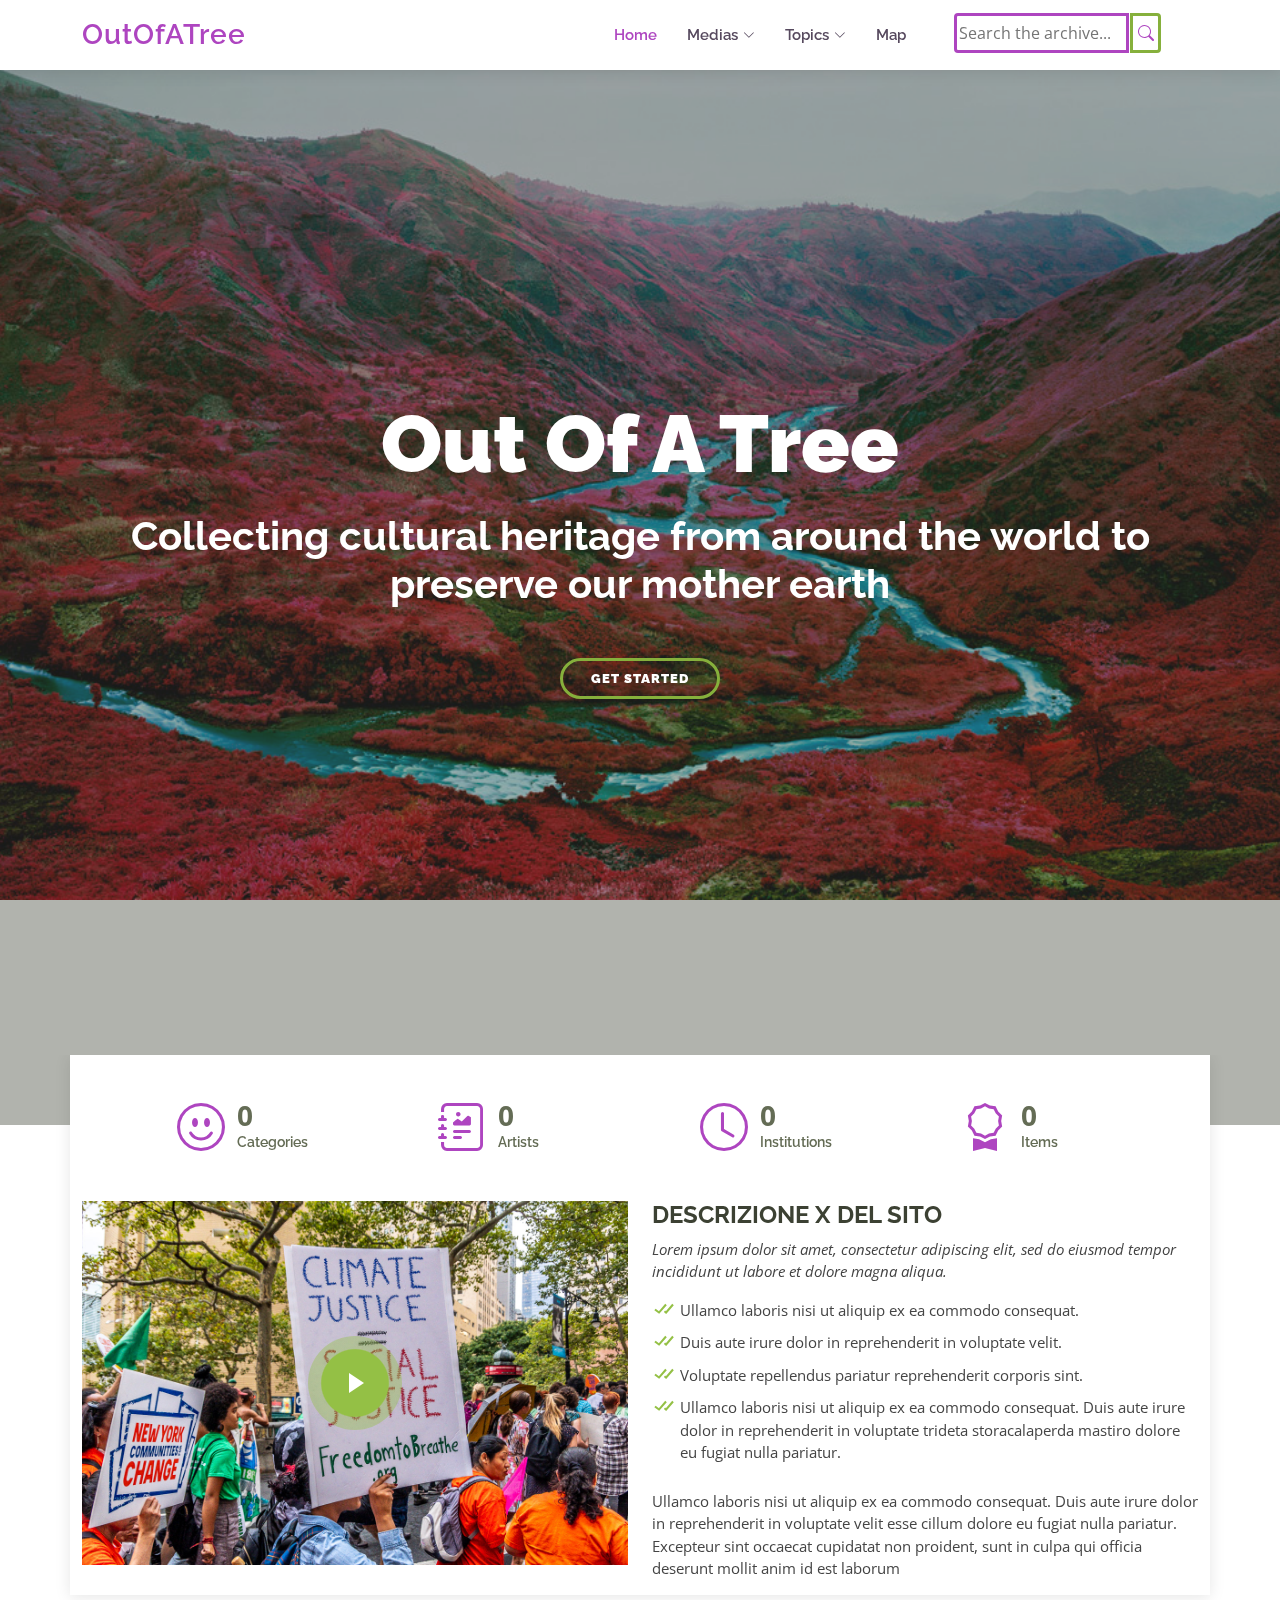
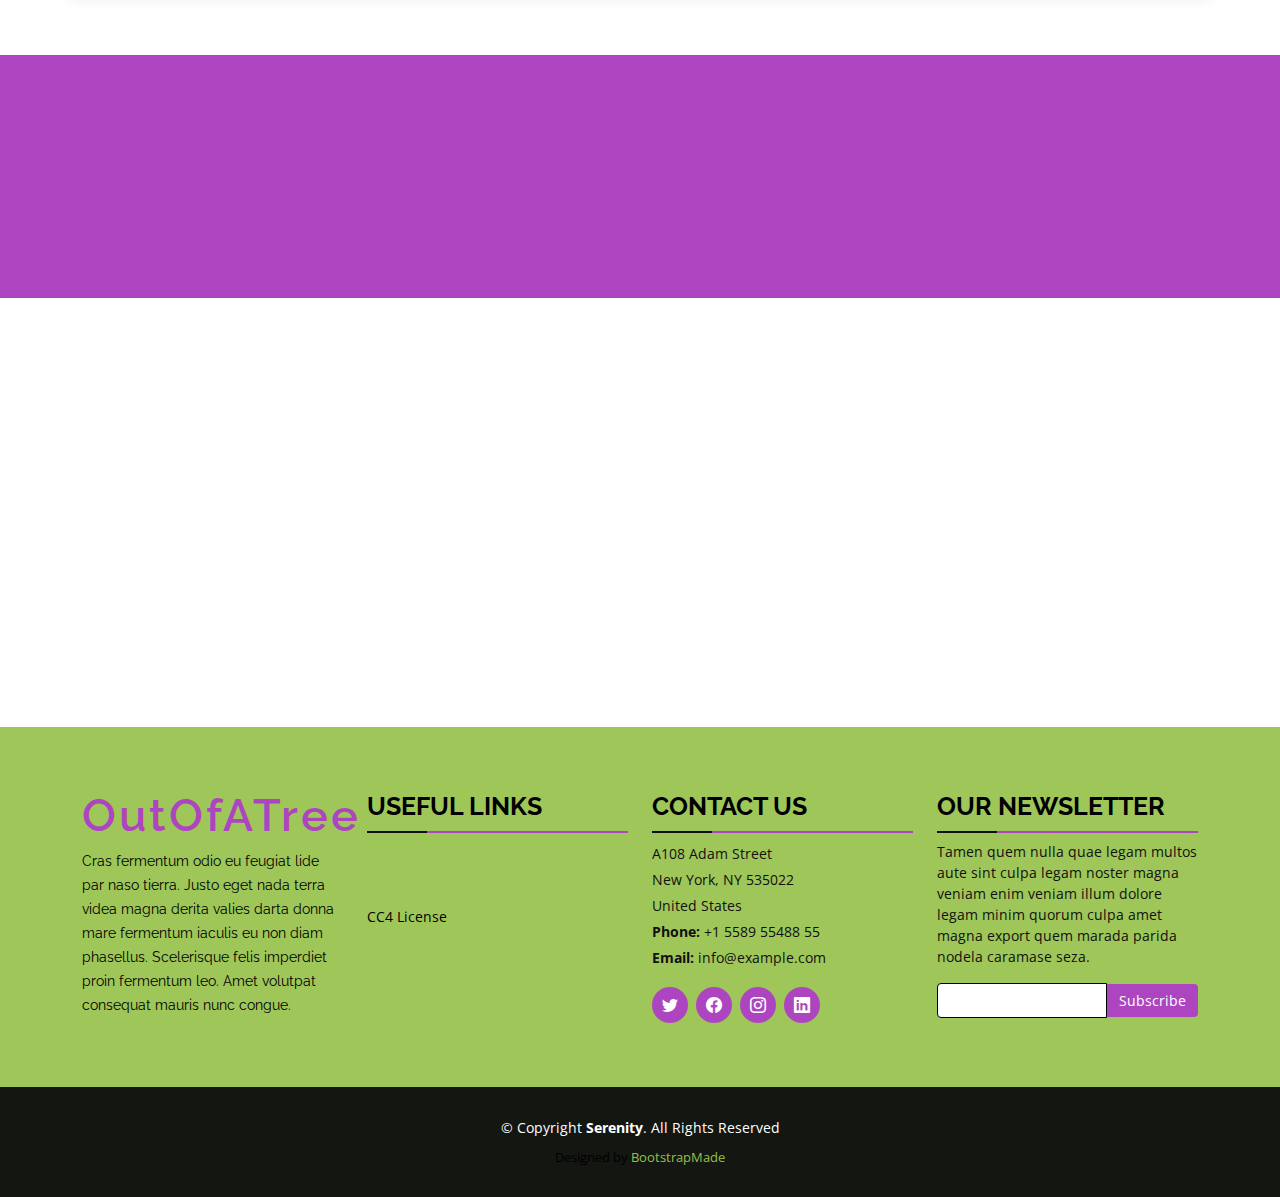
<file: index.html>
<!DOCTYPE html>
<html lang="en">

<head>
  <meta charset="utf-8">
  <meta content="width=device-width, initial-scale=1.0" name="viewport">

  <title>OutOfATree</title>
  <meta content="" name="description">
  <meta content="" name="keywords">

  <!-- Favicons -->
  <link href="assets/img/favicon.png" rel="icon">
  <link href="assets/img/apple-touch-icon.png" rel="apple-touch-icon">

  <!-- Google Fonts -->
  <link href="https://fonts.googleapis.com/css?family=Open+Sans:300,300i,400,400i,600,600i,700,700i|Raleway:300,300i,400,400i,500,500i,600,600i,700,700i|Poppins:300,300i,400,400i,500,500i,600,600i,700,700i" rel="stylesheet">

  <!-- Vendor CSS Files -->
  <link href="assets/vendor/aos/aos.css" rel="stylesheet">
  <link href="assets/vendor/bootstrap/css/bootstrap.min.css" rel="stylesheet">
  <link href="assets/vendor/bootstrap-icons/bootstrap-icons.css" rel="stylesheet">
  <link href="assets/vendor/boxicons/css/boxicons.min.css" rel="stylesheet">
  <link href="assets/vendor/glightbox/css/glightbox.min.css" rel="stylesheet">
  <link href="assets/vendor/swiper/swiper-bundle.min.css" rel="stylesheet">

  <!-- Template Main CSS File -->
  <link href="assets/css/style.css" rel="stylesheet">

  <!-- =======================================================
  * Template Name: Serenity - v4.7.0
  * Template URL: https://bootstrapmade.com/serenity-bootstrap-corporate-template/
  * Author: BootstrapMade.com
  * License: https://bootstrapmade.com/license/
  ======================================================== -->
</head>

<body>

  <!-- ======= Header ======= -->
  <header id="header" class="fixed-top d-flex align-items-center">
    <div class="container d-flex align-items-center justify-content-between">

      <div class="logo">
        <h1 class="text-light"><a href="index.html">OutOfATree</a></h1>
        <!-- Uncomment below if you prefer to use an image logo -->
        <!-- <a href="index.html"><img src="assets/img/logo.png" alt="" class="img-fluid"></a>-->
      </div>

      <nav id="navbar" class="navbar">
        <ul>
          <li><a class="active" href="index.html">Home</a></li>
          <li class="dropdown"><a href="medias.html"><span>Medias</span> <i class="bi bi-chevron-down"></i></a>
            <ul>
              <li class="dropdown"><a href="literature.html"><span>Literature</span> <i class="bi bi-chevron-right"></i></a>
                <ul>
                  <li><a href="lit-item.html">Novels</a></li>
                  <li><a href="#">Papers</a></li>
                  <li><a href="#">Articles</a></li>
                </ul>
              <li class="dropdown"><a href="#"><span>Audio</span> <i class="bi bi-chevron-right"></i></a>
                <ul>
                  <li><a href="#">Podcasts</a></li>
                  <li><a href="#">Music</a></li>
                  <li><a href="#">Radio programs</a></li>
                </ul>
              </li>
              <li class="dropdown"><a href="#"><span>Video</span> <i class="bi bi-chevron-right"></i></a>
                <ul>
                  <li><a href="#">Movies</a></li>
                  <li><a href="#">Documentaries</a></li>
                  <li><a href="#">Disclosure footages</a></li>
                  <li><a href="#">Miscellaneous</a></li>
                </ul>
              </li>
            </ul>
          </li>
          <li class="dropdown"><a href="topics.html"><span>Topics</span> <i class="bi bi-chevron-down"></i></a>
            <ul>
              <li class="dropdown"><a href="climate.html"><span>Climate change</span> <i class="bi bi-chevron-right"></i></a>
                <ul>
                  <li><a href="lit-item.html">Intensive Farming</a></li>
                  <li><a href="#">Global Warming</a></li>
                  <li><a href="#">Desertification</a></li>
                </ul>
              <li class="dropdown"><a href="#"><span>Environmental Pollution</span> <i class="bi bi-chevron-right"></i></a>
                <ul>
                  <li><a href="#">Water pollutiom</a></li>
                  <li><a href="#">Air Pollution</a></li>
                  <li><a href="#">Soil pollution</a></li>
                  <li><a href="#">Pollution related diseases</a></li>
                </ul>
              </li>
              <li class="dropdown"><a href="#"><span>Animal rights</span> <i class="bi bi-chevron-right"></i></a>
                <ul>
                  <li><a href="#">Animal wellbeing</a></li>
                  <li><a href="#">Animal testing</a></li>
                  <li><a href="#">Meat production innovations</a></li>
                </ul>
              </li>
            </ul>
          </li>
          <li><a href="map.html">Map</a></li>
          <li>
          <form action="" method="post">
            <input type="query" name="search" placeholder="Search the archive...">
            <label for="mySubmit" class="btn"><i class="bi bi-search"></i></label>
            <input id="mySubmit" type="submit" value="Go" class="hidden">
          </form>
          </li>
        </ul>
        <i class="bi bi-list mobile-nav-toggle"></i>
      </nav><!-- .navbar -->

    </div>
  </header><!-- End Header -->

  <!-- ======= Hero Section ======= -->
  <section id="hero">
    <div class="hero-container" data-aos="fade-up">
      <h1>Out Of A Tree</h1>
      <h2>Collecting cultural heritage from around the world to preserve our mother earth</h2>
      <a href="#main" class="btn-get-started scrollto">Get Started</a>
    </div>
  </section><!-- End Hero -->

  <main id="main">

    <!-- ======= About Section ======= -->
    <section id="about" class="about">
      <div class="container">

        <div class="row justify-content-end">
          <div class="col-lg-11">
            <div class="row justify-content-end">

              <div class="col-lg-3 col-md-5 col-6 d-md-flex align-items-md-stretch">
                <div class="count-box py-5">
                  <i class="bi bi-emoji-smile"></i>
                  <span data-purecounter-start="0" data-purecounter-end="4" class="purecounter">0</span>
                  <p>Categories</p>
                </div>
              </div>

              <div class="col-lg-3 col-md-5 col-6 d-md-flex align-items-md-stretch">
                <div class="count-box py-5">
                  <i class="bi bi-journal-richtext"></i>
                  <span data-purecounter-start="0" data-purecounter-end="300" class="purecounter">0</span>
                  <p>Artists</p>
                </div>
              </div>

              <div class="col-lg-3 col-md-5 col-6 d-md-flex align-items-md-stretch">
                <div class="count-box pb-5 pt-0 pt-lg-5">
                  <i class="bi bi-clock"></i>
                  <span data-purecounter-start="0" data-purecounter-end="52" class="purecounter">0</span>
                  <p>Institutions</p>
                </div>
              </div>

              <div class="col-lg-3 col-md-5 col-6 d-md-flex align-items-md-stretch">
                <div class="count-box pb-5 pt-0 pt-lg-5">
                  <i class="bi bi-award"></i>
                  <span data-purecounter-start="0" data-purecounter-end="2632" class="purecounter">0</span>
                  <p>Items</p>
                </div>
              </div>

            </div>
          </div>
        </div>

        <div class="row">

          <div class="col-lg-6 video-box align-self-baseline position-relative">
            <img src="assets/img/about.jpg" class="img-fluid" alt="">
            <a href="https://www.youtube.com/watch?v=LxgMdjyw8uw" class="glightbox play-btn mb-4"></a>
          </div>

          <div class="col-lg-6 pt-3 pt-lg-0 content">
            <h3>DESCRIZIONE X DEL SITO</h3>
            <p class="fst-italic">
              Lorem ipsum dolor sit amet, consectetur adipiscing elit, sed do eiusmod tempor incididunt ut labore et dolore
              magna aliqua.
            </p>
            <ul>
              <li><i class="bx bx-check-double"></i> Ullamco laboris nisi ut aliquip ex ea commodo consequat.</li>
              <li><i class="bx bx-check-double"></i> Duis aute irure dolor in reprehenderit in voluptate velit.</li>
              <li><i class="bx bx-check-double"></i> Voluptate repellendus pariatur reprehenderit corporis sint.</li>
              <li><i class="bx bx-check-double"></i> Ullamco laboris nisi ut aliquip ex ea commodo consequat. Duis aute irure dolor in reprehenderit in voluptate trideta storacalaperda mastiro dolore eu fugiat nulla pariatur.</li>
            </ul>
            <p>
              Ullamco laboris nisi ut aliquip ex ea commodo consequat. Duis aute irure dolor in reprehenderit in voluptate
              velit esse cillum dolore eu fugiat nulla pariatur. Excepteur sint occaecat cupidatat non proident, sunt in
              culpa qui officia deserunt mollit anim id est laborum
            </p>
          </div>

        </div>

      </div>
    </section><!-- End About Section -->

    <!-- ======= Cta Section ======= -->
    <section id="cta" class="cta">
      <div class="container" data-aos="fade-in">

        <div class="text-center">
          <h3>Our Website</h3>
          <p> Here you can find information about the items we selected and our website structure</p>
          <a class="cta-btn" href="project-plan.html">Web Project Plan</a>
        </div>

      </div>
    </section><!-- End Cta Section -->

    <!-- ======= Services Section ======= -->
    <section id="services" class="services ">
      <div class="container">

        <div class="section-title pt-5" data-aos="fade-up">
          <h2>Explore our archive</h2>
        </div>

        <div class="row">

          <div class="col-md-4">
            <div class="icon-box" data-aos="fade-up">
              <div class="icon"><i class="bi bi-boxes" style="color: #ff689b;"></i></div>
              <h4 class="title"><a href="">Medias</a></h4>
              <p class="description">Voluptatum deleniti atque corrupti quos dolores et quas molestias excepturi sint occaecati cupiditate non provident</p>
            </div>
          </div>
          

          <div class="col-md-4" data-aos="fade-up" data-aos-delay="100">
            <div class="icon-box">
              <div class="icon"><i class="bi bi-card-checklist" style="color: #3fcdc7;"></i></div>
              <h4 class="title"><a href="">Topics</a></h4>
              <p class="description">Duis aute irure dolor in reprehenderit in voluptate velit esse cillum dolore eu fugiat nulla pariatur</p>
            </div>
          </div>
          
          <div class="col-md-4" data-aos="fade-up" data-aos-delay="200">
            <div class="icon-box">
              <div class="icon"><i class="bi bi-globe2" style="color: #4680ff;"></i></div>
              <h4 class="title"><a href="">Mapping</a></h4>
              <p class="description">Et harum quidem rerum facilis est et expedita distinctio. Nam libero tempore, cum soluta nobis est eligendi</p>
            </div>
          </div>
        </div>

      </div>
    </section><!-- End Services Section -->

  </main><!-- End #main -->

  <!-- ======= Footer ======= -->
  <footer id="footer">
    <div class="footer-top">
      <div class="container">
        <div class="row">

          <div class="col-lg-3 col-md-6 footer-info">
            <h3>OutOfATree</h3>
            <p>Cras fermentum odio eu feugiat lide par naso tierra. Justo eget nada terra videa magna derita valies darta donna mare fermentum iaculis eu non diam phasellus. Scelerisque felis imperdiet proin fermentum leo. Amet volutpat consequat mauris nunc congue.</p>
          </div>

          <div class="col-lg-3 col-md-6 footer-links">
            <h4>Useful Links</h4>
            <ul>
              <li><a href="#"></a></li>
              <li><a href="#"></a></li>
              <li><a href="#"></a></li>
              <li><a href="#"></a></li>
              <li><a href="https://creativecommons.org/licenses/by/4.0/">CC4 License</a></li>
            </ul>
          </div>

          <div class="col-lg-3 col-md-6 footer-contact">
            <h4>Contact Us</h4>
            <p>
              A108 Adam Street <br>
              New York, NY 535022<br>
              United States <br>
              <strong>Phone:</strong> +1 5589 55488 55<br>
              <strong>Email:</strong> info@example.com<br>
            </p>

            <div class="social-links">
              <a href="#" class="twitter"><i class="bi bi-twitter"></i></a>
              <a href="#" class="facebook"><i class="bi bi-facebook"></i></a>
              <a href="#" class="instagram"><i class="bi bi-instagram"></i></a>
              <a href="#" class="linkedin"><i class="bi bi-linkedin"></i></a>
            </div>

          </div>

          <div class="col-lg-3 col-md-6 footer-newsletter">
            <h4>Our Newsletter</h4>
            <p>Tamen quem nulla quae legam multos aute sint culpa legam noster magna veniam enim veniam illum dolore legam minim quorum culpa amet magna export quem marada parida nodela caramase seza.</p>
            <form action="" method="post">
              <input type="email" name="email"><input type="submit" value="Subscribe">
            </form>
          </div>

        </div>
      </div>
    </div>

    <div class="container">
      <div class="copyright">
        &copy; Copyright <strong><span>Serenity</span></strong>. All Rights Reserved
      </div>
      <div class="credits">
        <!-- All the links in the footer should remain intact. -->
        <!-- You can delete the links only if you purchased the pro version. -->
        <!-- Licensing information: https://bootstrapmade.com/license/ -->
        <!-- Purchase the pro version with working PHP/AJAX contact form: https://bootstrapmade.com/serenity-bootstrap-corporate-template/ -->
        Designed by <a href="https://bootstrapmade.com/">BootstrapMade</a>
      </div>
    </div>
  </footer><!-- End Footer -->

  <a href="#" class="back-to-top d-flex align-items-center justify-content-center"><i class="bi bi-arrow-up-short"></i></a>

  <!-- Vendor JS Files -->
  <script src="assets/vendor/purecounter/purecounter.js"></script>
  <script src="assets/vendor/aos/aos.js"></script>
  <script src="assets/vendor/bootstrap/js/bootstrap.bundle.min.js"></script>
  <script src="assets/vendor/glightbox/js/glightbox.min.js"></script>
  <script src="assets/vendor/isotope-layout/isotope.pkgd.min.js"></script>
  <script src="assets/vendor/swiper/swiper-bundle.min.js"></script>
  <script src="assets/vendor/waypoints/noframework.waypoints.js"></script>
  <script src="assets/vendor/php-email-form/validate.js"></script>

  <!-- Template Main JS File -->
  <script src="assets/js/main.js"></script>

</body>

</html>
</file>
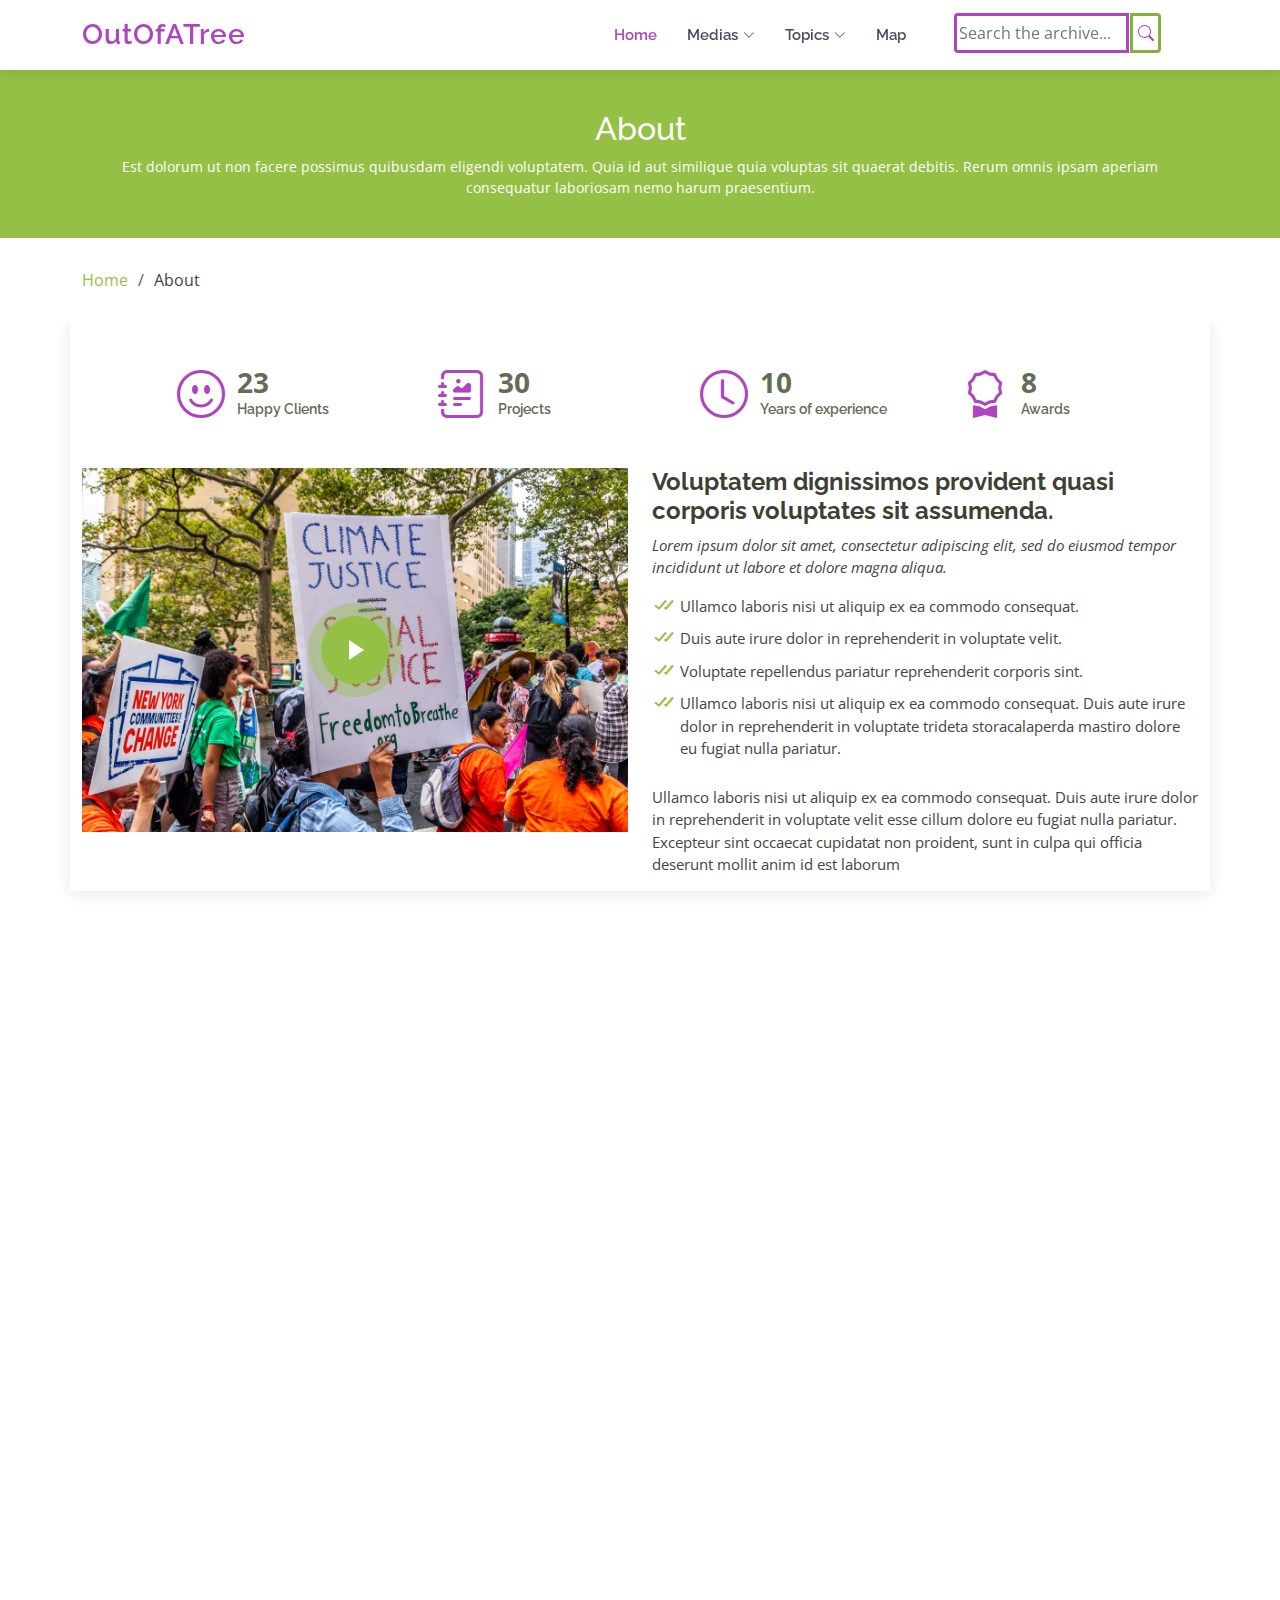
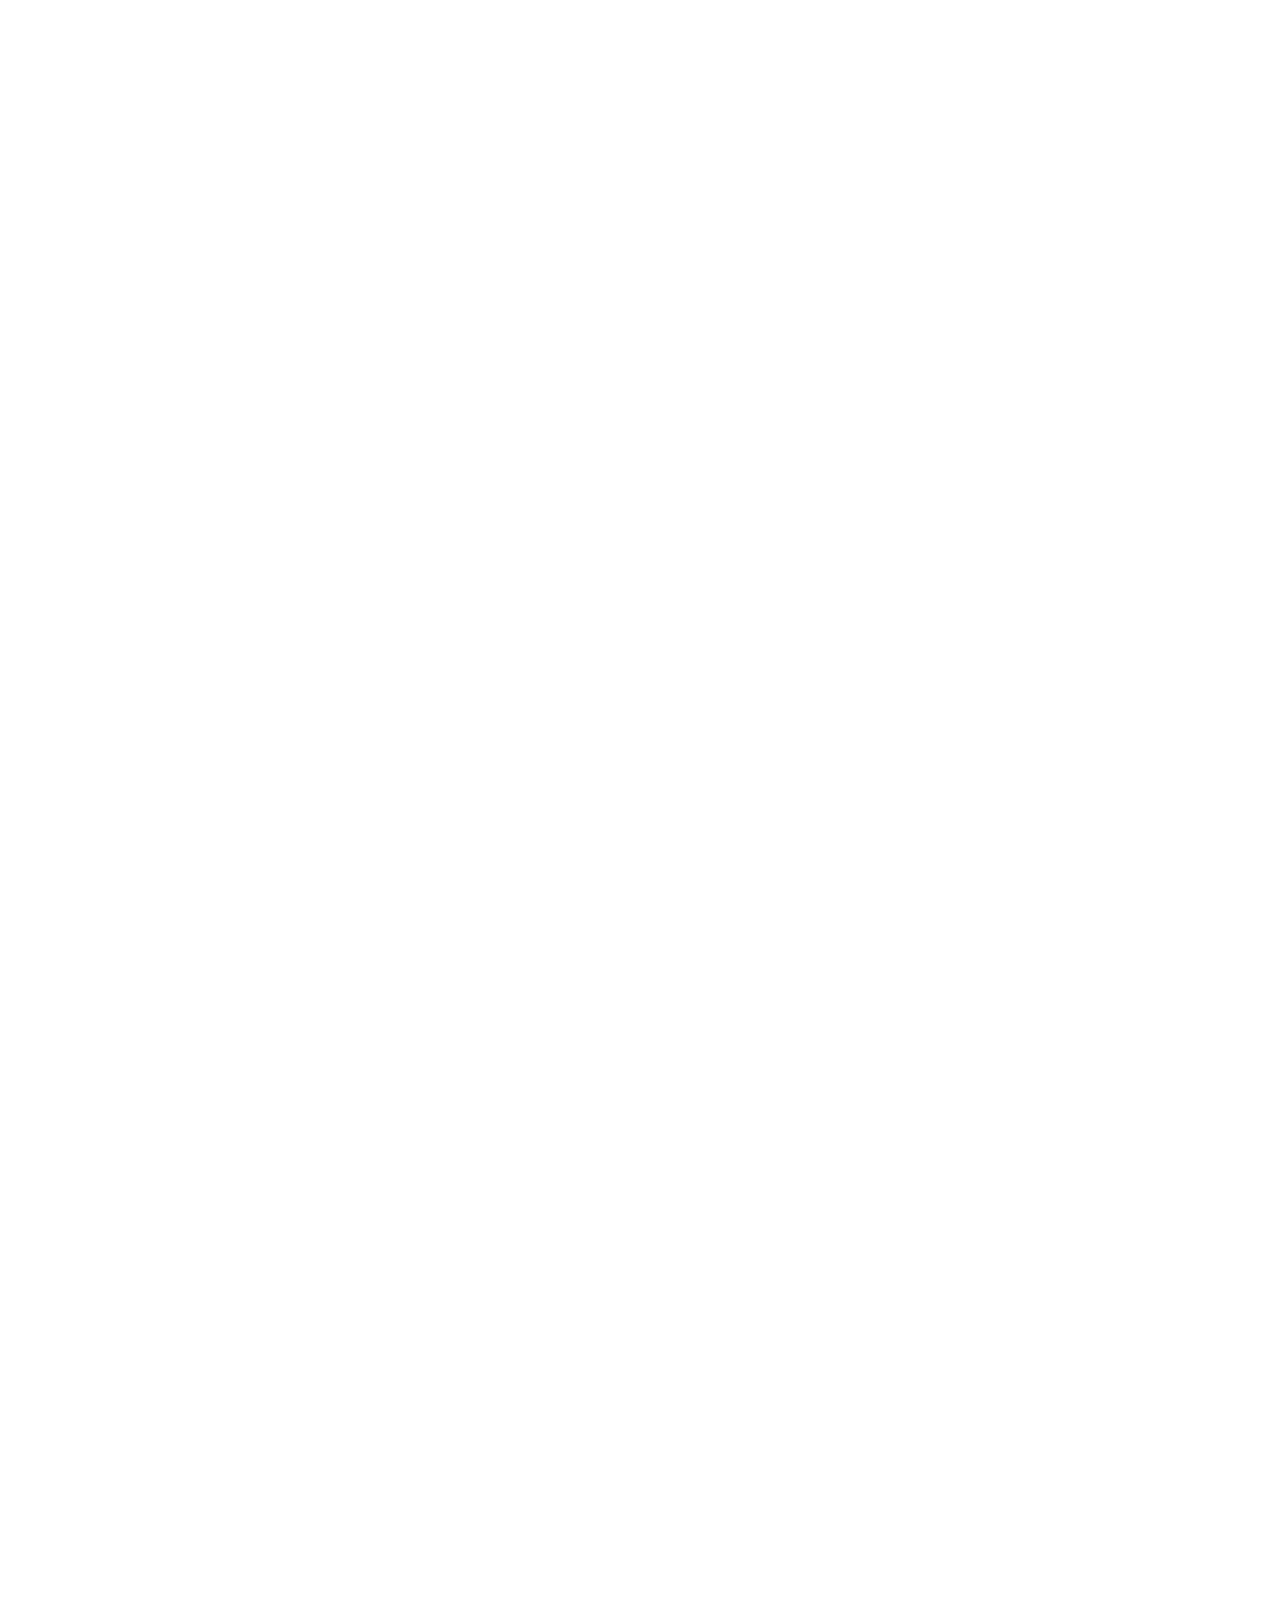
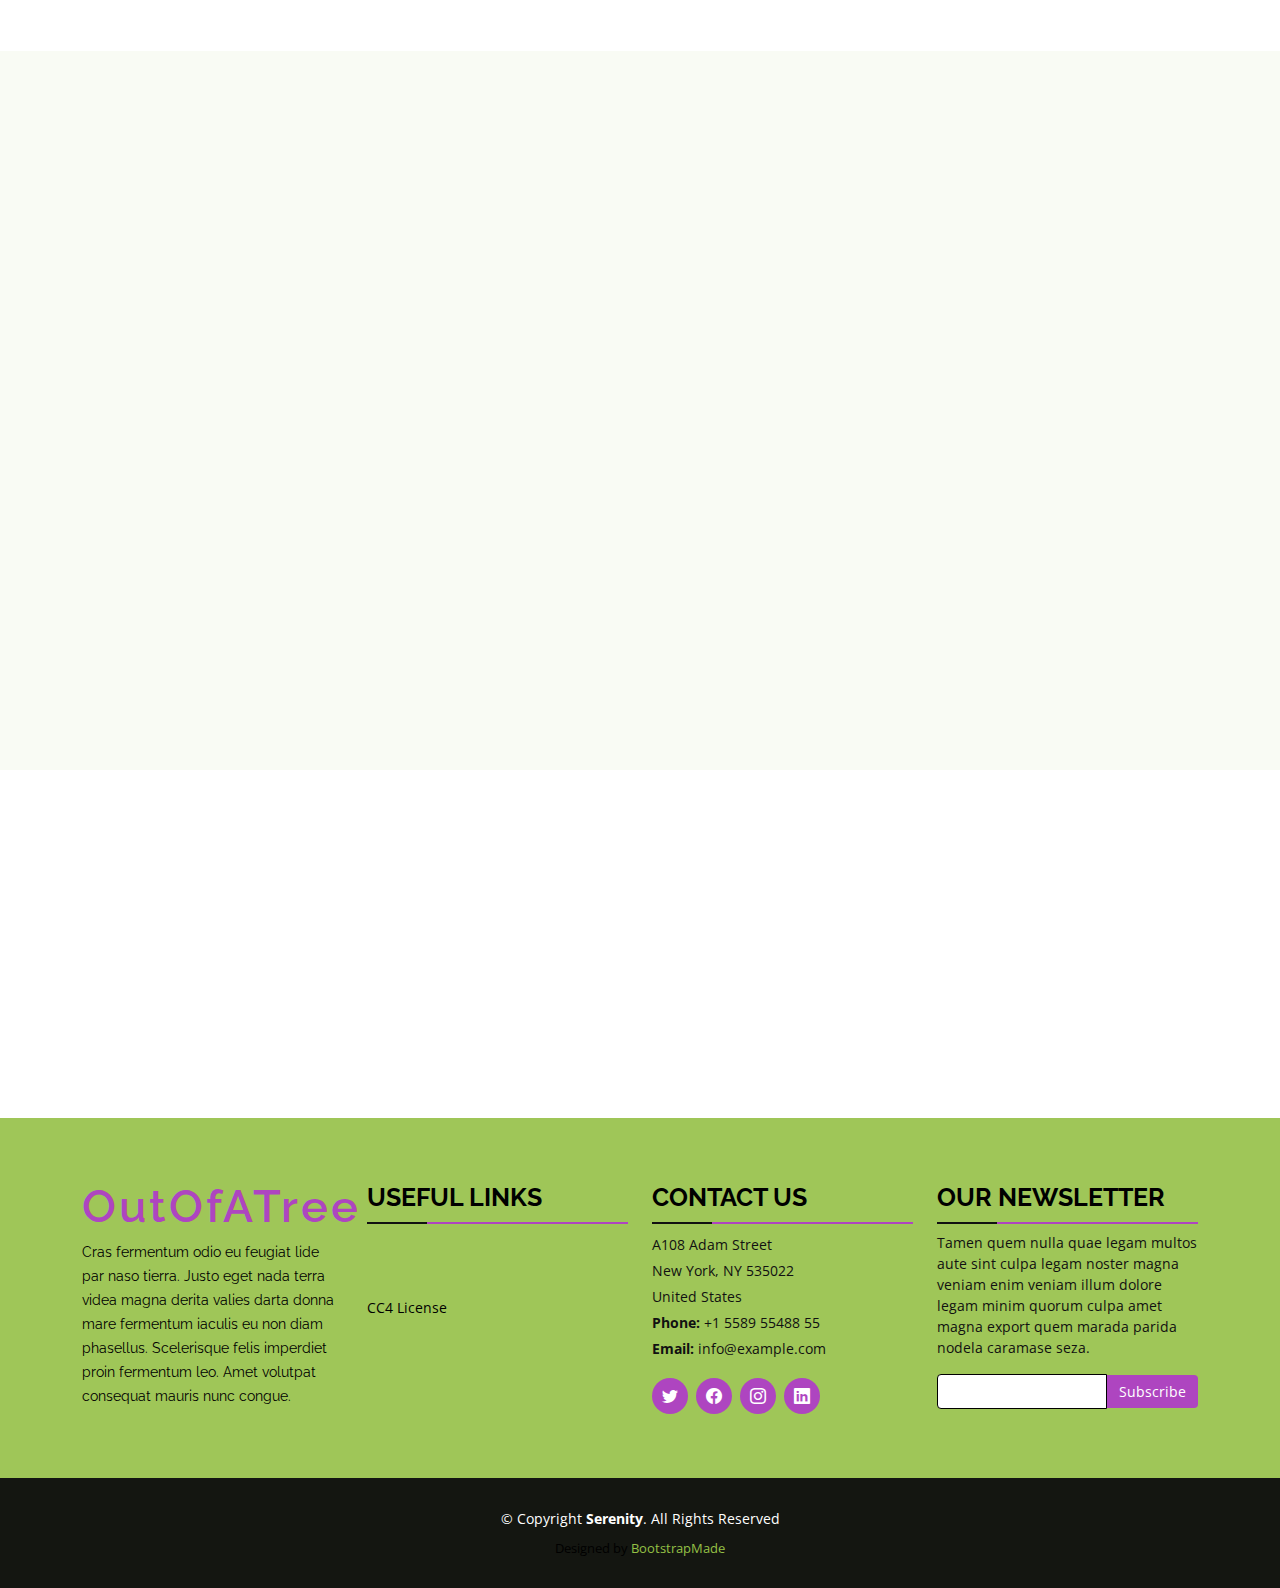
<file: about.html>
<!DOCTYPE html>
<html lang="en">

<head>
  <meta charset="utf-8">
  <meta content="width=device-width, initial-scale=1.0" name="viewport">

  <title>About - Serenity Bootstrap Template</title>
  <meta content="" name="description">
  <meta content="" name="keywords">

  <!-- Favicons -->
  <link href="assets/img/favicon.png" rel="icon">
  <link href="assets/img/apple-touch-icon.png" rel="apple-touch-icon">

  <!-- Google Fonts -->
  <link href="https://fonts.googleapis.com/css?family=Open+Sans:300,300i,400,400i,600,600i,700,700i|Raleway:300,300i,400,400i,500,500i,600,600i,700,700i|Poppins:300,300i,400,400i,500,500i,600,600i,700,700i" rel="stylesheet">

  <!-- Vendor CSS Files -->
  <link href="assets/vendor/aos/aos.css" rel="stylesheet">
  <link href="assets/vendor/bootstrap/css/bootstrap.min.css" rel="stylesheet">
  <link href="assets/vendor/bootstrap-icons/bootstrap-icons.css" rel="stylesheet">
  <link href="assets/vendor/boxicons/css/boxicons.min.css" rel="stylesheet">
  <link href="assets/vendor/glightbox/css/glightbox.min.css" rel="stylesheet">
  <link href="assets/vendor/swiper/swiper-bundle.min.css" rel="stylesheet">

  <!-- Template Main CSS File -->
  <link href="assets/css/style.css" rel="stylesheet">

  <!-- =======================================================
  * Template Name: Serenity - v4.7.0
  * Template URL: https://bootstrapmade.com/serenity-bootstrap-corporate-template/
  * Author: BootstrapMade.com
  * License: https://bootstrapmade.com/license/
  ======================================================== -->
</head>

<body>

  <!-- ======= Header ======= -->
  <header id="header" class="fixed-top d-flex align-items-center">
    <div class="container d-flex align-items-center justify-content-between">

      <div class="logo">
        <h1 class="text-light"><a href="index.html">OutOfATree</a></h1>
        <!-- Uncomment below if you prefer to use an image logo -->
        <!-- <a href="index.html"><img src="assets/img/logo.png" alt="" class="img-fluid"></a>-->
      </div>

      <nav id="navbar" class="navbar">
        <ul>
          <li><a class="active" href="index.html">Home</a></li>
          <li class="dropdown"><a href="medias.html"><span>Medias</span> <i class="bi bi-chevron-down"></i></a>
            <ul>
              <li class="dropdown"><a href="literature.html"><span>Literature</span> <i class="bi bi-chevron-right"></i></a>
                <ul>
                  <li><a href="lit-item.html">Novels</a></li>
                  <li><a href="#">Papers</a></li>
                  <li><a href="#">Articles</a></li>
                </ul>
              <li class="dropdown"><a href="#"><span>Audio</span> <i class="bi bi-chevron-right"></i></a>
                <ul>
                  <li><a href="#">Podcasts</a></li>
                  <li><a href="#">Music</a></li>
                  <li><a href="#">Radio programs</a></li>
                </ul>
              </li>
              <li class="dropdown"><a href="#"><span>Video</span> <i class="bi bi-chevron-right"></i></a>
                <ul>
                  <li><a href="#">Movies</a></li>
                  <li><a href="#">Documentaries</a></li>
                  <li><a href="#">Disclosure footages</a></li>
                  <li><a href="#">Miscellaneous</a></li>
                </ul>
              </li>
            </ul>
          </li>
          <li class="dropdown"><a href="topics.html"><span>Topics</span> <i class="bi bi-chevron-down"></i></a>
            <ul>
              <li class="dropdown"><a href="climate.html"><span>Climate change</span> <i class="bi bi-chevron-right"></i></a>
                <ul>
                  <li><a href="lit-item.html">Intensive Farming</a></li>
                  <li><a href="#">Global Warming</a></li>
                  <li><a href="#">Desertification</a></li>
                </ul>
              <li class="dropdown"><a href="#"><span>Environmental Pollution</span> <i class="bi bi-chevron-right"></i></a>
                <ul>
                  <li><a href="#">Water pollutiom</a></li>
                  <li><a href="#">Air Pollution</a></li>
                  <li><a href="#">Soil pollution</a></li>
                  <li><a href="#">Pollution related diseases</a></li>
                </ul>
              </li>
              <li class="dropdown"><a href="#"><span>Animal rights</span> <i class="bi bi-chevron-right"></i></a>
                <ul>
                  <li><a href="#">Animal wellbeing</a></li>
                  <li><a href="#">Animal testing</a></li>
                  <li><a href="#">Meat production innovations</a></li>
                </ul>
              </li>
            </ul>
          </li>
          <li><a href="map.html">Map</a></li>
          <li>
          <form action="" method="post">
            <input type="query" name="search" placeholder="Search the archive...">
            <label for="mySubmit" class="btn"><i class="bi bi-search"></i></label>
            <input id="mySubmit" type="submit" value="Go" class="hidden">
          </form>
          </li>
        </ul>
        <i class="bi bi-list mobile-nav-toggle"></i>
      </nav><!-- .navbar -->

    </div>
  </header><!-- End Header -->

  <main id="main">

    <!-- ======= Breadcrumbs ======= -->
    <section id="breadcrumbs" class="breadcrumbs">
      <div class="breadcrumb-hero">
        <div class="container">
          <div class="breadcrumb-hero">
            <h2>About</h2>
            <p>Est dolorum ut non facere possimus quibusdam eligendi voluptatem. Quia id aut similique quia voluptas sit quaerat debitis. Rerum omnis ipsam aperiam consequatur laboriosam nemo harum praesentium. </p>
          </div>
        </div>
      </div>
      <div class="container">
        <ol>
          <li><a href="index.html">Home</a></li>
          <li>About</li>
        </ol>
      </div>
    </section><!-- End Breadcrumbs -->

    <!-- ======= About Section ======= -->
    <section id="about" class="about">
      <div class="container">

        <div class="row justify-content-end">
          <div class="col-lg-11">
            <div class="row justify-content-end">

              <div class="col-lg-3 col-md-5 col-6 d-md-flex align-items-md-stretch">
                <div class="count-box py-5">
                  <i class="bi bi-emoji-smile"></i>
                  <span data-purecounter-start="0" data-purecounter-end="65" class="purecounter">0</span>
                  <p>Happy Clients</p>
                </div>
              </div>

              <div class="col-lg-3 col-md-5 col-6 d-md-flex align-items-md-stretch">
                <div class="count-box py-5">
                  <i class="bi bi-journal-richtext"></i>
                  <span data-purecounter-start="0" data-purecounter-end="85" class="purecounter">0</span>
                  <p>Projects</p>
                </div>
              </div>

              <div class="col-lg-3 col-md-5 col-6 d-md-flex align-items-md-stretch">
                <div class="count-box pb-5 pt-0 pt-lg-5">
                  <i class="bi bi-clock"></i>
                  <span data-purecounter-start="0" data-purecounter-end="27" class="purecounter">0</span>
                  <p>Years of experience</p>
                </div>
              </div>

              <div class="col-lg-3 col-md-5 col-6 d-md-flex align-items-md-stretch">
                <div class="count-box pb-5 pt-0 pt-lg-5">
                  <i class="bi bi-award"></i>
                  <span data-purecounter-start="0" data-purecounter-end="22" class="purecounter">0</span>
                  <p>Awards</p>
                </div>
              </div>

            </div>
          </div>
        </div>

        <div class="row">

          <div class="col-lg-6 video-box align-self-baseline position-relative">
            <img src="assets/img/about.jpg" class="img-fluid" alt="">
            <a href="https://www.youtube.com/watch?v=jDDaplaOz7Q" class="glightbox play-btn mb-4"></a>
          </div>

          <div class="col-lg-6 pt-3 pt-lg-0 content">
            <h3>Voluptatem dignissimos provident quasi corporis voluptates sit assumenda.</h3>
            <p class="fst-italic">
              Lorem ipsum dolor sit amet, consectetur adipiscing elit, sed do eiusmod tempor incididunt ut labore et dolore
              magna aliqua.
            </p>
            <ul>
              <li><i class="bx bx-check-double"></i> Ullamco laboris nisi ut aliquip ex ea commodo consequat.</li>
              <li><i class="bx bx-check-double"></i> Duis aute irure dolor in reprehenderit in voluptate velit.</li>
              <li><i class="bx bx-check-double"></i> Voluptate repellendus pariatur reprehenderit corporis sint.</li>
              <li><i class="bx bx-check-double"></i> Ullamco laboris nisi ut aliquip ex ea commodo consequat. Duis aute irure dolor in reprehenderit in voluptate trideta storacalaperda mastiro dolore eu fugiat nulla pariatur.</li>
            </ul>
            <p>
              Ullamco laboris nisi ut aliquip ex ea commodo consequat. Duis aute irure dolor in reprehenderit in voluptate
              velit esse cillum dolore eu fugiat nulla pariatur. Excepteur sint occaecat cupidatat non proident, sunt in
              culpa qui officia deserunt mollit anim id est laborum
            </p>
          </div>

        </div>

      </div>
    </section><!-- End About Section -->

    <!-- ======= Work Process Section ======= -->
    <section id="work-process" class="work-process">
      <div class="container">

        <div class="section-title" data-aos="fade-up">
          <h2>Work Process</h2>
          <p>Magnam dolores commodi suscipit. Necessitatibus eius consequatur ex aliquid fuga eum quidem. Sit sint consectetur velit. Quisquam quos quisquam cupiditate. Et nemo qui impedit suscipit alias ea. Quia fugiat sit in iste officiis commodi quidem hic quas.</p>
        </div>

        <div class="row content">
          <div class="col-md-5" data-aos="fade-right">
            <img src="assets/img/work-process-1.png" class="img-fluid" alt="">
          </div>
          <div class="col-md-7 pt-4" data-aos="fade-left">
            <h3>Voluptatem dignissimos provident quasi corporis voluptates sit assumenda.</h3>
            <p class="fst-italic">
              Lorem ipsum dolor sit amet, consectetur adipiscing elit, sed do eiusmod tempor incididunt ut labore et dolore
              magna aliqua.
            </p>
            <ul>
              <li><i class="bi bi-check"></i> Ullamco laboris nisi ut aliquip ex ea commodo consequat.</li>
              <li><i class="bi bi-check"></i> Duis aute irure dolor in reprehenderit in voluptate velit.</li>
            </ul>
          </div>
        </div>

        <div class="row content">
          <div class="col-md-5 order-1 order-md-2" data-aos="fade-left">
            <img src="assets/img/work-process-2.png" class="img-fluid" alt="">
          </div>
          <div class="col-md-7 pt-5 order-2 order-md-1" data-aos="fade-right">
            <h3>Corporis temporibus maiores provident</h3>
            <p class="fst-italic">
              Lorem ipsum dolor sit amet, consectetur adipiscing elit, sed do eiusmod tempor incididunt ut labore et dolore
              magna aliqua.
            </p>
            <p>
              Ullamco laboris nisi ut aliquip ex ea commodo consequat. Duis aute irure dolor in reprehenderit in voluptate
              velit esse cillum dolore eu fugiat nulla pariatur. Excepteur sint occaecat cupidatat non proident, sunt in
              culpa qui officia deserunt mollit anim id est laborum
            </p>
          </div>
        </div>

        <div class="row content">
          <div class="col-md-5" data-aos="fade-right">
            <img src="assets/img/work-process-3.png" class="img-fluid" alt="">
          </div>
          <div class="col-md-7 pt-5" data-aos="fade-left">
            <h3>Sunt consequatur ad ut est nulla consectetur reiciendis animi voluptas</h3>
            <p>Cupiditate placeat cupiditate placeat est ipsam culpa. Delectus quia minima quod. Sunt saepe odit aut quia voluptatem hic voluptas dolor doloremque.</p>
            <ul>
              <li><i class="bi bi-check"></i> Ullamco laboris nisi ut aliquip ex ea commodo consequat.</li>
              <li><i class="bi bi-check"></i> Duis aute irure dolor in reprehenderit in voluptate velit.</li>
              <li><i class="bi bi-check"></i> Facilis ut et voluptatem aperiam. Autem soluta ad fugiat.</li>
            </ul>
          </div>
        </div>

        <div class="row content">
          <div class="col-md-5 order-1 order-md-2" data-aos="fade-left">
            <img src="assets/img/work-process-4.png" class="img-fluid" alt="">
          </div>
          <div class="col-md-7 pt-5 order-2 order-md-1" data-aos="fade-right">
            <h3>Quas et necessitatibus eaque impedit ipsum animi consequatur incidunt in</h3>
            <p class="fst-italic">
              Lorem ipsum dolor sit amet, consectetur adipiscing elit, sed do eiusmod tempor incididunt ut labore et dolore
              magna aliqua.
            </p>
            <p>
              Ullamco laboris nisi ut aliquip ex ea commodo consequat. Duis aute irure dolor in reprehenderit in voluptate
              velit esse cillum dolore eu fugiat nulla pariatur. Excepteur sint occaecat cupidatat non proident, sunt in
              culpa qui officia deserunt mollit anim id est laborum
            </p>
          </div>
        </div>

      </div>
    </section><!-- End Work Process Section -->

    <!-- ======= Our Skills Section ======= -->
    <section id="skills" class="skills section-bg">
      <div class="container">

        <div class="section-title" data-aos="fade-up">
          <h2>Our Skills</h2>
          <p>Magnam dolores commodi suscipit. Necessitatibus eius consequatur ex aliquid fuga eum quidem. Sit sint consectetur velit. Quisquam quos quisquam cupiditate. Et nemo qui impedit suscipit alias ea. Quia fugiat sit in iste officiis commodi quidem hic quas.</p>
        </div>

        <div class="row">
          <div class="col-lg-6" data-aos="fade-right">
            <img src="assets/img/skills-img.jpg" class="img-fluid" alt="">
          </div>
          <div class="col-lg-6 pt-4 pt-lg-0 content" data-aos="fade-left">
            <h3>Voluptatem dignissimos provident quasi corporis voluptates</h3>
            <p class="fst-italic">
              Lorem ipsum dolor sit amet, consectetur adipiscing elit, sed do eiusmod tempor incididunt ut labore et dolore
              magna aliqua.
            </p>
            <p>
              Ullamco laboris nisi ut aliquip ex ea commodo consequat. Duis aute irure dolor in reprehenderit in voluptate
              velit esse cillum dolore eu fugiat nulla pariatur. Excepteur sint occaecat cupidatat non proident.
            </p>

            <div class="skills-content">

              <div class="progress">
                <span class="skill">HTML <i class="val">100%</i></span>
                <div class="progress-bar-wrap">
                  <div class="progress-bar" role="progressbar" aria-valuenow="100" aria-valuemin="0" aria-valuemax="100"></div>
                </div>
              </div>

              <div class="progress">
                <span class="skill">CSS <i class="val">90%</i></span>
                <div class="progress-bar-wrap">
                  <div class="progress-bar" role="progressbar" aria-valuenow="90" aria-valuemin="0" aria-valuemax="100"></div>
                </div>
              </div>

              <div class="progress">
                <span class="skill">JavaScript <i class="val">75%</i></span>
                <div class="progress-bar-wrap">
                  <div class="progress-bar" role="progressbar" aria-valuenow="75" aria-valuemin="0" aria-valuemax="100"></div>
                </div>
              </div>

              <div class="progress">
                <span class="skill">Photoshop <i class="val">55%</i></span>
                <div class="progress-bar-wrap">
                  <div class="progress-bar" role="progressbar" aria-valuenow="55" aria-valuemin="0" aria-valuemax="100"></div>
                </div>
              </div>

            </div>

          </div>
        </div>

      </div>
    </section><!-- End Our Skills Section -->

    <!-- ======= Our Clients Section ======= -->
    <section id="clients" class="clients">
      <div class="container" data-aos="fade-up">

        <div class="section-title">
          <h2>Our Clients</h2>
          <p>Magnam dolores commodi suscipit. Necessitatibus eius consequatur ex aliquid fuga eum quidem. Sit sint consectetur velit. Quisquam quos quisquam cupiditate. Et nemo qui impedit suscipit alias ea. Quia fugiat sit in iste officiis commodi quidem hic quas.</p>
        </div>

        <div class="clients-slider swiper">
          <div class="swiper-wrapper align-items-center">
            <div class="swiper-slide"><img src="assets/img/clients/client-1.png" class="img-fluid" alt=""></div>
            <div class="swiper-slide"><img src="assets/img/clients/client-2.png" class="img-fluid" alt=""></div>
            <div class="swiper-slide"><img src="assets/img/clients/client-3.png" class="img-fluid" alt=""></div>
            <div class="swiper-slide"><img src="assets/img/clients/client-4.png" class="img-fluid" alt=""></div>
            <div class="swiper-slide"><img src="assets/img/clients/client-5.png" class="img-fluid" alt=""></div>
            <div class="swiper-slide"><img src="assets/img/clients/client-6.png" class="img-fluid" alt=""></div>
            <div class="swiper-slide"><img src="assets/img/clients/client-7.png" class="img-fluid" alt=""></div>
            <div class="swiper-slide"><img src="assets/img/clients/client-8.png" class="img-fluid" alt=""></div>
          </div>
          <div class="swiper-pagination"></div>
        </div>

      </div>
    </section><!-- End Our Clients Section -->

  </main><!-- End #main -->

  <!-- ======= Footer ======= -->
  <footer id="footer">
    <div class="footer-top">
      <div class="container">
        <div class="row">

          <div class="col-lg-3 col-md-6 footer-info">
            <h3>OutOfATree</h3>
            <p>Cras fermentum odio eu feugiat lide par naso tierra. Justo eget nada terra videa magna derita valies darta donna mare fermentum iaculis eu non diam phasellus. Scelerisque felis imperdiet proin fermentum leo. Amet volutpat consequat mauris nunc congue.</p>
          </div>

          <div class="col-lg-3 col-md-6 footer-links">
            <h4>Useful Links</h4>
            <ul>
              <li><a href="#"></a></li>
              <li><a href="#"></a></li>
              <li><a href="#"></a></li>
              <li><a href="#"></a></li>
              <li><a href="https://creativecommons.org/licenses/by/4.0/">CC4 License</a></li>
            </ul>
          </div>

          <div class="col-lg-3 col-md-6 footer-contact">
            <h4>Contact Us</h4>
            <p>
              A108 Adam Street <br>
              New York, NY 535022<br>
              United States <br>
              <strong>Phone:</strong> +1 5589 55488 55<br>
              <strong>Email:</strong> info@example.com<br>
            </p>

            <div class="social-links">
              <a href="#" class="twitter"><i class="bi bi-twitter"></i></a>
              <a href="#" class="facebook"><i class="bi bi-facebook"></i></a>
              <a href="#" class="instagram"><i class="bi bi-instagram"></i></a>
              <a href="#" class="linkedin"><i class="bi bi-linkedin"></i></a>
            </div>

          </div>

          <div class="col-lg-3 col-md-6 footer-newsletter">
            <h4>Our Newsletter</h4>
            <p>Tamen quem nulla quae legam multos aute sint culpa legam noster magna veniam enim veniam illum dolore legam minim quorum culpa amet magna export quem marada parida nodela caramase seza.</p>
            <form action="" method="post">
              <input type="email" name="email"><input type="submit" value="Subscribe">
            </form>
          </div>

        </div>
      </div>
    </div>

    <div class="container">
      <div class="copyright">
        &copy; Copyright <strong><span>Serenity</span></strong>. All Rights Reserved
      </div>
      <div class="credits">
        <!-- All the links in the footer should remain intact. -->
        <!-- You can delete the links only if you purchased the pro version. -->
        <!-- Licensing information: https://bootstrapmade.com/license/ -->
        <!-- Purchase the pro version with working PHP/AJAX contact form: https://bootstrapmade.com/serenity-bootstrap-corporate-template/ -->
        Designed by <a href="https://bootstrapmade.com/">BootstrapMade</a>
      </div>
    </div>
  </footer><!-- End Footer -->


  <a href="#" class="back-to-top d-flex align-items-center justify-content-center"><i class="bi bi-arrow-up-short"></i></a>

  <!-- Vendor JS Files -->
  <script src="assets/vendor/purecounter/purecounter.js"></script>
  <script src="assets/vendor/aos/aos.js"></script>
  <script src="assets/vendor/bootstrap/js/bootstrap.bundle.min.js"></script>
  <script src="assets/vendor/glightbox/js/glightbox.min.js"></script>
  <script src="assets/vendor/isotope-layout/isotope.pkgd.min.js"></script>
  <script src="assets/vendor/swiper/swiper-bundle.min.js"></script>
  <script src="assets/vendor/waypoints/noframework.waypoints.js"></script>
  <script src="assets/vendor/php-email-form/validate.js"></script>

  <!-- Template Main JS File -->
  <script src="assets/js/main.js"></script>

</body>

</html>
</file>
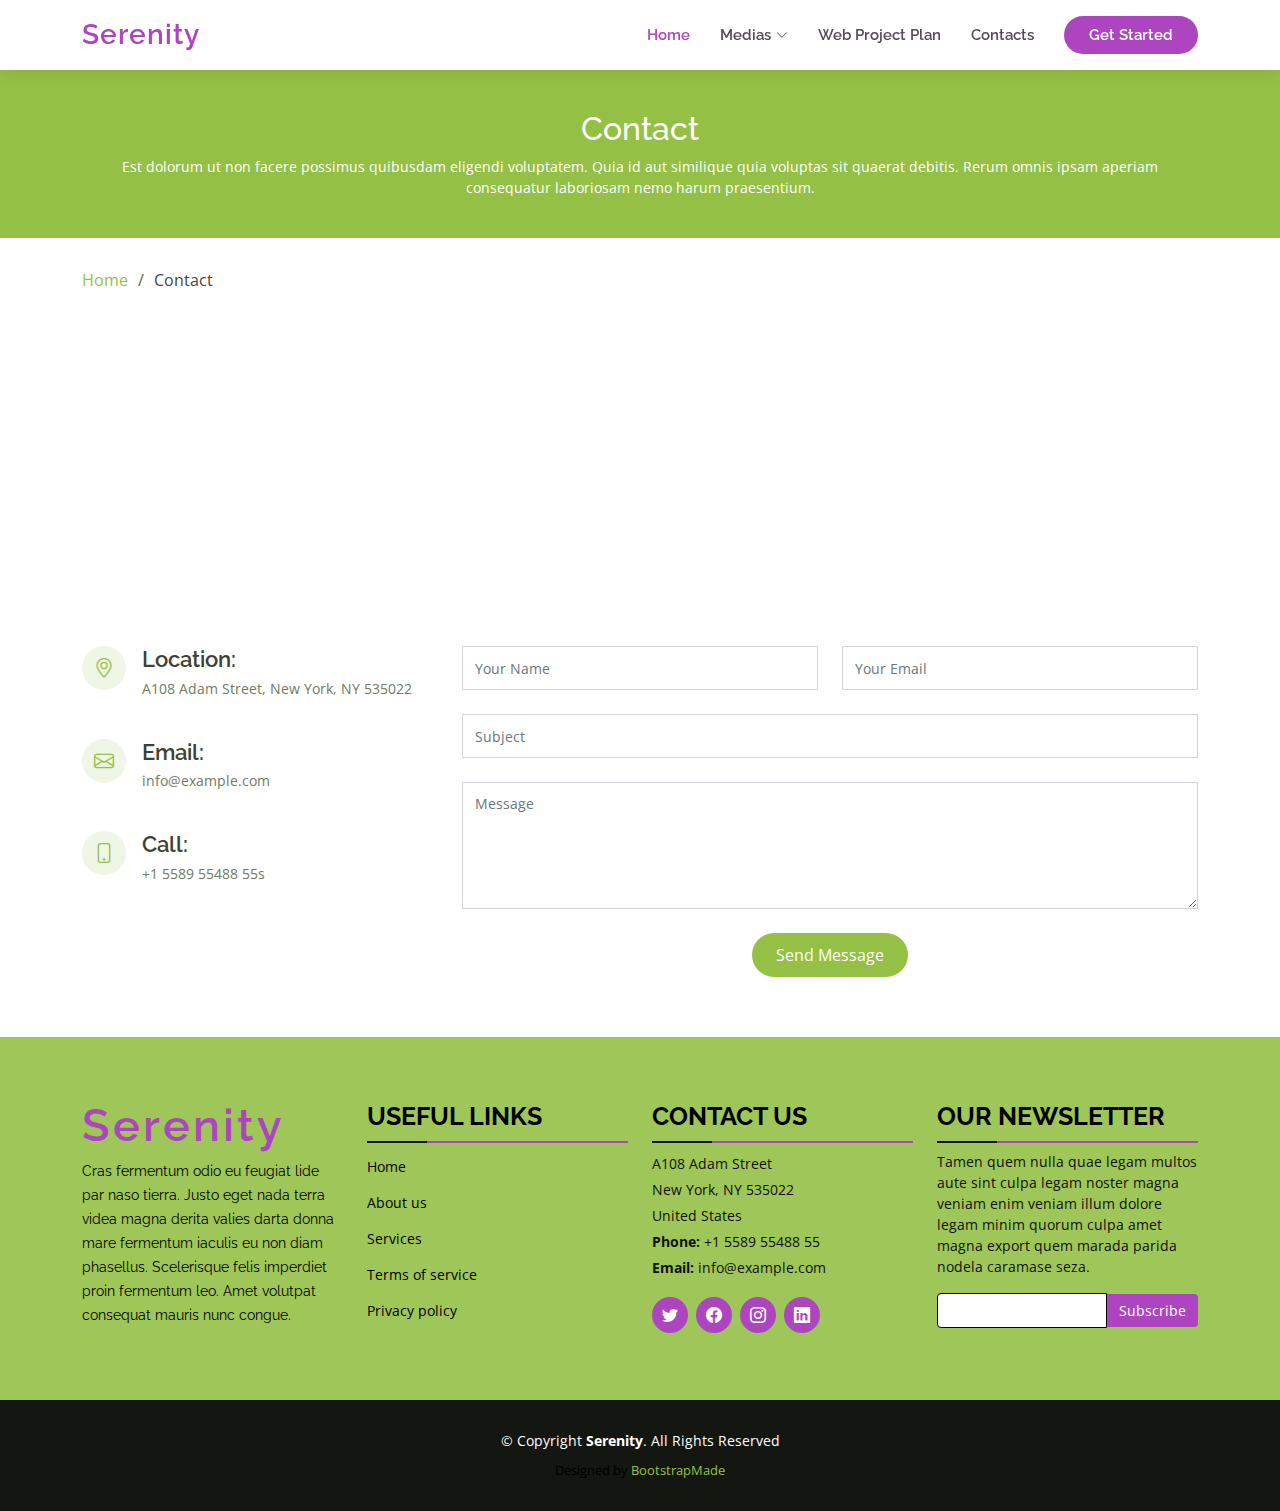
<file: contact.html>
<!DOCTYPE html>
<html lang="en">

<head>
  <meta charset="utf-8">
  <meta content="width=device-width, initial-scale=1.0" name="viewport">

  <title>Contact - Serenity Bootstrap Template</title>
  <meta content="" name="description">
  <meta content="" name="keywords">

  <!-- Favicons -->
  <link href="assets/img/favicon.png" rel="icon">
  <link href="assets/img/apple-touch-icon.png" rel="apple-touch-icon">

  <!-- Google Fonts -->
  <link href="https://fonts.googleapis.com/css?family=Open+Sans:300,300i,400,400i,600,600i,700,700i|Raleway:300,300i,400,400i,500,500i,600,600i,700,700i|Poppins:300,300i,400,400i,500,500i,600,600i,700,700i" rel="stylesheet">

  <!-- Vendor CSS Files -->
  <link href="assets/vendor/aos/aos.css" rel="stylesheet">
  <link href="assets/vendor/bootstrap/css/bootstrap.min.css" rel="stylesheet">
  <link href="assets/vendor/bootstrap-icons/bootstrap-icons.css" rel="stylesheet">
  <link href="assets/vendor/boxicons/css/boxicons.min.css" rel="stylesheet">
  <link href="assets/vendor/glightbox/css/glightbox.min.css" rel="stylesheet">
  <link href="assets/vendor/swiper/swiper-bundle.min.css" rel="stylesheet">

  <!-- Template Main CSS File -->
  <link href="assets/css/style.css" rel="stylesheet">

  <!-- =======================================================
  * Template Name: Serenity - v4.7.0
  * Template URL: https://bootstrapmade.com/serenity-bootstrap-corporate-template/
  * Author: BootstrapMade.com
  * License: https://bootstrapmade.com/license/
  ======================================================== -->
</head>

<body>

  <!-- ======= Header ======= -->
  <header id="header" class="fixed-top d-flex align-items-center">
    <div class="container d-flex align-items-center justify-content-between">

      <div class="logo">
        <h1 class="text-light"><a href="index.html">Serenity</a></h1>
        <!-- Uncomment below if you prefer to use an image logo -->
        <!-- <a href="index.html"><img src="assets/img/logo.png" alt="" class="img-fluid"></a>-->
      </div>

      <nav id="navbar" class="navbar">
        <ul>
          <li><a class="active" href="index.html">Home</a></li>
          <li class="dropdown"><a href="#"><span>Medias</span> <i class="bi bi-chevron-down"></i></a>
            <ul>
              <li class="dropdown"><a href="item.html"><span>Literature</span> <i class="bi bi-chevron-right"></i></a>
                <ul>
                  <li><a href="item-single.html">Deep Drop Down 1</a></li>
                  <li><a href="item-single.html">Deep Drop Down 2</a></li>
                  <li><a href="item-single.html">Deep Drop Down 3</a></li>
                  <li><a href="item-single.html">Deep Drop Down 4</a></li>
                  <li><a href="item-single.html">Deep Drop Down 5</a></li>
                </ul>
              <li class="dropdown"><a href="item.html"><span>Audio</span> <i class="bi bi-chevron-right"></i></a>
                <ul>
                  <li><a href="item-single.html">Deep Drop Down 1</a></li>
                  <li><a href="item-single.html">Deep Drop Down 2</a></li>
                  <li><a href="item-single.html">Deep Drop Down 3</a></li>
                  <li><a href="item-single.html">Deep Drop Down 4</a></li>
                  <li><a href="item-single.html">Deep Drop Down 5</a></li>
                </ul>
              </li>
              <li class="dropdown"><a href="item.html"><span>Video</span> <i class="bi bi-chevron-right"></i></a>
                <ul>
                  <li><a href="item-single.html">Deep Drop Down 1</a></li>
                  <li><a href="item-single.html">Deep Drop Down 2</a></li>
                  <li><a href="item-single.html">Deep Drop Down 3</a></li>
                  <li><a href="item-single.html">Deep Drop Down 4</a></li>
                  <li><a href="item-single.html">Deep Drop Down 5</a></li>
                </ul>
              </li>
            </ul>
          </li>
          <li><a href="about.html">Web Project Plan</a></li>
          <li><a href="contact.html">Contacts</a></li>

          <li><a class="getstarted" href="#hero">Get Started</a></li>
        </ul>
        <i class="bi bi-list mobile-nav-toggle"></i>
      </nav><!-- .navbar -->

    </div>
  </header><!-- End Header -->

  <main id="main">

    <!-- ======= Breadcrumbs ======= -->
    <section id="breadcrumbs" class="breadcrumbs">
      <div class="breadcrumb-hero">
        <div class="container">
          <div class="breadcrumb-hero">
            <h2>Contact</h2>
            <p>Est dolorum ut non facere possimus quibusdam eligendi voluptatem. Quia id aut similique quia voluptas sit quaerat debitis. Rerum omnis ipsam aperiam consequatur laboriosam nemo harum praesentium. </p>
          </div>
        </div>
      </div>
      <div class="container">
        <ol>
          <li><a href="index.html">Home</a></li>
          <li>Contact</li>
        </ol>
      </div>
    </section><!-- End Breadcrumbs -->

    <!-- ======= Contact Section ======= -->
    <section id="contact" class="contact">
      <div class="container">

        <div>
          <iframe style="border:0; width: 100%; height: 270px;" src="https://www.google.com/maps/embed?pb=!1m14!1m8!1m3!1d12097.433213460943!2d-74.0062269!3d40.7101282!3m2!1i1024!2i768!4f13.1!3m3!1m2!1s0x0%3A0xb89d1fe6bc499443!2sDowntown+Conference+Center!5e0!3m2!1smk!2sbg!4v1539943755621" frameborder="0" allowfullscreen></iframe>
        </div>

        <div class="row mt-5">

          <div class="col-lg-4" data-aos="fade-right">
            <div class="info">
              <div class="address">
                <i class="bi bi-geo-alt"></i>
                <h4>Location:</h4>
                <p>A108 Adam Street, New York, NY 535022</p>
              </div>

              <div class="email">
                <i class="bi bi-envelope"></i>
                <h4>Email:</h4>
                <p>info@example.com</p>
              </div>

              <div class="phone">
                <i class="bi bi-phone"></i>
                <h4>Call:</h4>
                <p>+1 5589 55488 55s</p>
              </div>

            </div>

          </div>

          <div class="col-lg-8 mt-5 mt-lg-0" data-aos="fade-left">

            <form action="forms/contact.php" method="post" role="form" class="php-email-form">
              <div class="row">
                <div class="col-md-6 form-group">
                  <input type="text" name="name" class="form-control" id="name" placeholder="Your Name" required>
                </div>
                <div class="col-md-6 form-group mt-3 mt-md-0">
                  <input type="email" class="form-control" name="email" id="email" placeholder="Your Email" required>
                </div>
              </div>
              <div class="form-group mt-3">
                <input type="text" class="form-control" name="subject" id="subject" placeholder="Subject" required>
              </div>
              <div class="form-group mt-3">
                <textarea class="form-control" name="message" rows="5" placeholder="Message" required></textarea>
              </div>
              <div class="my-3">
                <div class="loading">Loading</div>
                <div class="error-message"></div>
                <div class="sent-message">Your message has been sent. Thank you!</div>
              </div>
              <div class="text-center"><button type="submit">Send Message</button></div>
            </form>

          </div>

        </div>

      </div>
    </section><!-- End Contact Section -->

  </main><!-- End #main -->

  <!-- ======= Footer ======= -->
  <footer id="footer">
    <div class="footer-top">
      <div class="container">
        <div class="row">

          <div class="col-lg-3 col-md-6 footer-info">
            <h3>Serenity</h3>
            <p>Cras fermentum odio eu feugiat lide par naso tierra. Justo eget nada terra videa magna derita valies darta donna mare fermentum iaculis eu non diam phasellus. Scelerisque felis imperdiet proin fermentum leo. Amet volutpat consequat mauris nunc congue.</p>
          </div>

          <div class="col-lg-3 col-md-6 footer-links">
            <h4>Useful Links</h4>
            <ul>
              <li><a href="#">Home</a></li>
              <li><a href="#">About us</a></li>
              <li><a href="#">Services</a></li>
              <li><a href="#">Terms of service</a></li>
              <li><a href="#">Privacy policy</a></li>
            </ul>
          </div>

          <div class="col-lg-3 col-md-6 footer-contact">
            <h4>Contact Us</h4>
            <p>
              A108 Adam Street <br>
              New York, NY 535022<br>
              United States <br>
              <strong>Phone:</strong> +1 5589 55488 55<br>
              <strong>Email:</strong> info@example.com<br>
            </p>

            <div class="social-links">
              <a href="#" class="twitter"><i class="bi bi-twitter"></i></a>
              <a href="#" class="facebook"><i class="bi bi-facebook"></i></a>
              <a href="#" class="instagram"><i class="bi bi-instagram"></i></a>
              <a href="#" class="linkedin"><i class="bi bi-linkedin"></i></a>
            </div>

          </div>

          <div class="col-lg-3 col-md-6 footer-newsletter">
            <h4>Our Newsletter</h4>
            <p>Tamen quem nulla quae legam multos aute sint culpa legam noster magna veniam enim veniam illum dolore legam minim quorum culpa amet magna export quem marada parida nodela caramase seza.</p>
            <form action="" method="post">
              <input type="email" name="email"><input type="submit" value="Subscribe">
            </form>
          </div>

        </div>
      </div>
    </div>

    <div class="container">
      <div class="copyright">
        &copy; Copyright <strong><span>Serenity</span></strong>. All Rights Reserved
      </div>
      <div class="credits">
        <!-- All the links in the footer should remain intact. -->
        <!-- You can delete the links only if you purchased the pro version. -->
        <!-- Licensing information: https://bootstrapmade.com/license/ -->
        <!-- Purchase the pro version with working PHP/AJAX contact form: https://bootstrapmade.com/serenity-bootstrap-corporate-template/ -->
        Designed by <a href="https://bootstrapmade.com/">BootstrapMade</a>
      </div>
    </div>
  </footer><!-- End Footer -->

  <a href="#" class="back-to-top d-flex align-items-center justify-content-center"><i class="bi bi-arrow-up-short"></i></a>

  <!-- Vendor JS Files -->
  <script src="assets/vendor/purecounter/purecounter.js"></script>
  <script src="assets/vendor/aos/aos.js"></script>
  <script src="assets/vendor/bootstrap/js/bootstrap.bundle.min.js"></script>
  <script src="assets/vendor/glightbox/js/glightbox.min.js"></script>
  <script src="assets/vendor/isotope-layout/isotope.pkgd.min.js"></script>
  <script src="assets/vendor/swiper/swiper-bundle.min.js"></script>
  <script src="assets/vendor/waypoints/noframework.waypoints.js"></script>
  <script src="assets/vendor/php-email-form/validate.js"></script>

  <!-- Template Main JS File -->
  <script src="assets/js/main.js"></script>

</body>

</html>
</file>
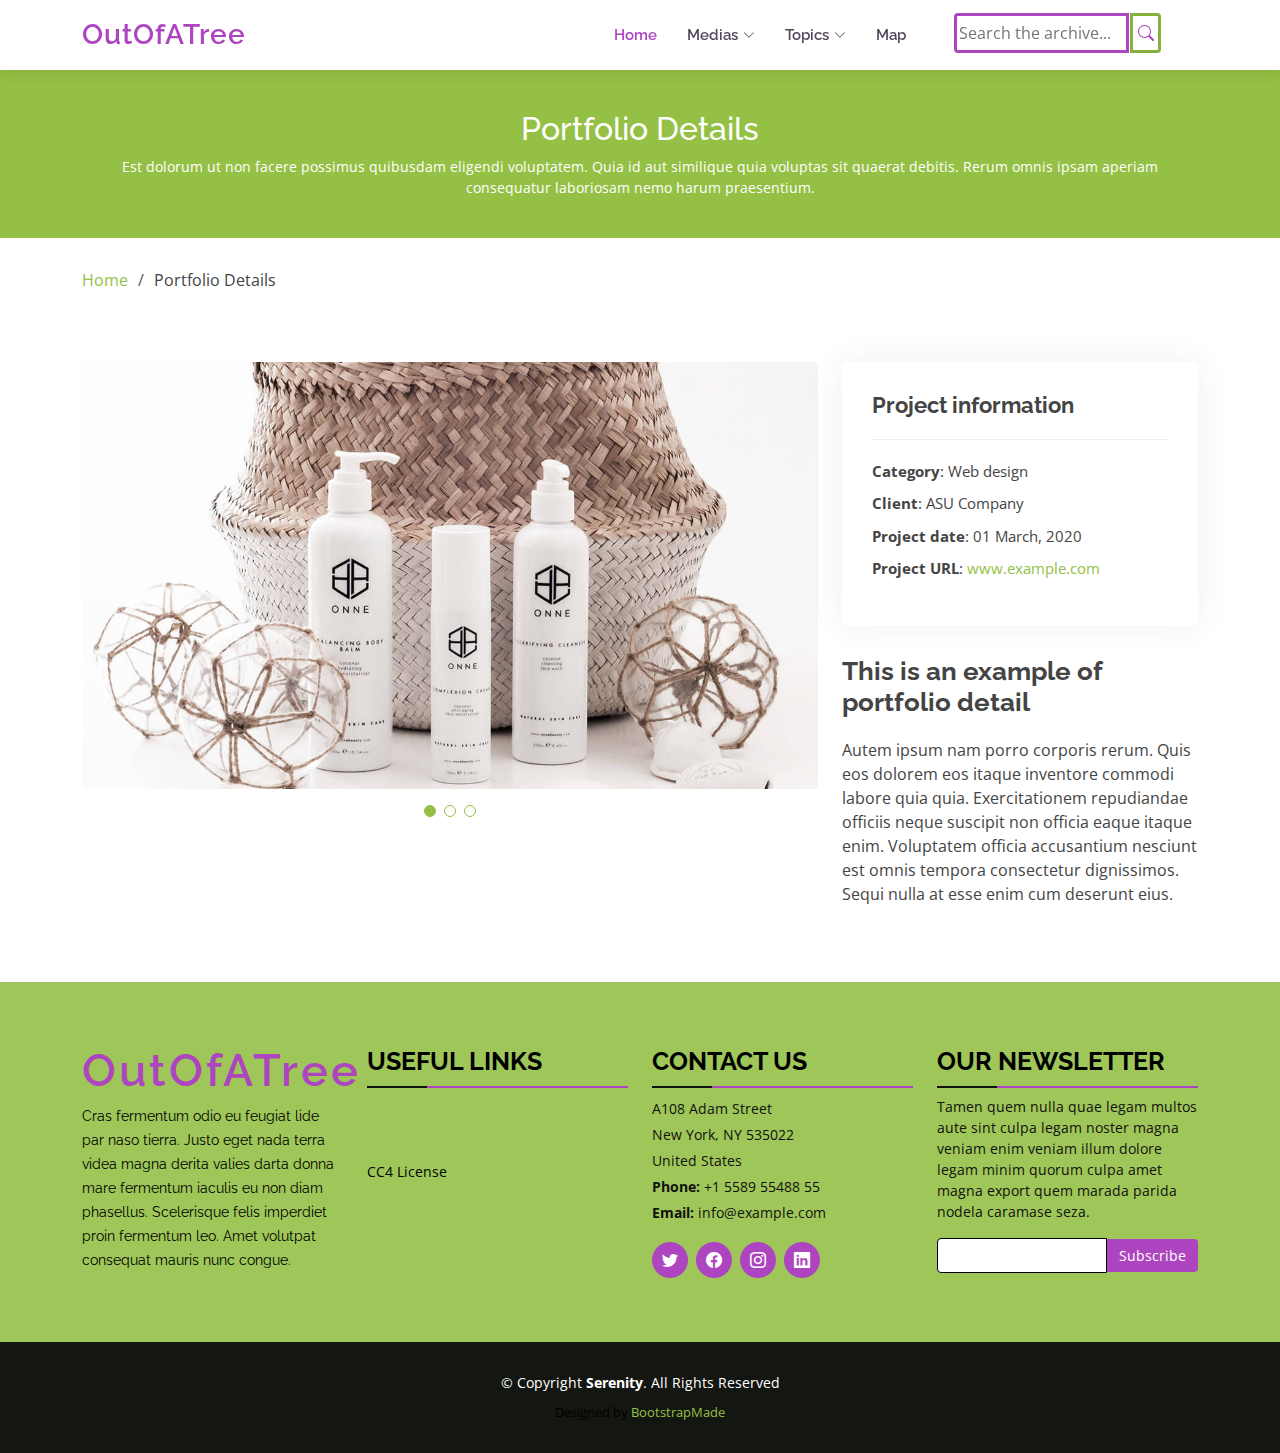
<file: item-single.html>
<!DOCTYPE html>
<html lang="en">

<head>
  <meta charset="utf-8">
  <meta content="width=device-width, initial-scale=1.0" name="viewport">

  <title>Portfolio Details - Serenity Bootstrap Template</title>
  <meta content="" name="description">
  <meta content="" name="keywords">

  <!-- Favicons -->
  <link href="assets/img/favicon.png" rel="icon">
  <link href="assets/img/apple-touch-icon.png" rel="apple-touch-icon">

  <!-- Google Fonts -->
  <link href="https://fonts.googleapis.com/css?family=Open+Sans:300,300i,400,400i,600,600i,700,700i|Raleway:300,300i,400,400i,500,500i,600,600i,700,700i|Poppins:300,300i,400,400i,500,500i,600,600i,700,700i" rel="stylesheet">

  <!-- Vendor CSS Files -->
  <link href="assets/vendor/aos/aos.css" rel="stylesheet">
  <link href="assets/vendor/bootstrap/css/bootstrap.min.css" rel="stylesheet">
  <link href="assets/vendor/bootstrap-icons/bootstrap-icons.css" rel="stylesheet">
  <link href="assets/vendor/boxicons/css/boxicons.min.css" rel="stylesheet">
  <link href="assets/vendor/glightbox/css/glightbox.min.css" rel="stylesheet">
  <link href="assets/vendor/swiper/swiper-bundle.min.css" rel="stylesheet">

  <!-- Template Main CSS File -->
  <link href="assets/css/style.css" rel="stylesheet">

  <!-- =======================================================
  * Template Name: Serenity - v4.7.0
  * Template URL: https://bootstrapmade.com/serenity-bootstrap-corporate-template/
  * Author: BootstrapMade.com
  * License: https://bootstrapmade.com/license/
  ======================================================== -->
</head>

<body>

  <!-- ======= Header ======= -->
  <header id="header" class="fixed-top d-flex align-items-center">
    <div class="container d-flex align-items-center justify-content-between">

      <div class="logo">
        <h1 class="text-light"><a href="index.html">OutOfATree</a></h1>
        <!-- Uncomment below if you prefer to use an image logo -->
        <!-- <a href="index.html"><img src="assets/img/logo.png" alt="" class="img-fluid"></a>-->
      </div>

      <nav id="navbar" class="navbar">
        <ul>
          <li><a class="active" href="index.html">Home</a></li>
          <li class="dropdown"><a href="medias.html"><span>Medias</span> <i class="bi bi-chevron-down"></i></a>
            <ul>
              <li class="dropdown"><a href="literature.html"><span>Literature</span> <i class="bi bi-chevron-right"></i></a>
                <ul>
                  <li><a href="lit-item.html">Novels</a></li>
                  <li><a href="#">Papers</a></li>
                  <li><a href="#">Articles</a></li>
                </ul>
              <li class="dropdown"><a href="#"><span>Audio</span> <i class="bi bi-chevron-right"></i></a>
                <ul>
                  <li><a href="#">Podcasts</a></li>
                  <li><a href="#">Music</a></li>
                  <li><a href="#">Radio programs</a></li>
                </ul>
              </li>
              <li class="dropdown"><a href="#"><span>Video</span> <i class="bi bi-chevron-right"></i></a>
                <ul>
                  <li><a href="#">Movies</a></li>
                  <li><a href="#">Documentaries</a></li>
                  <li><a href="#">Disclosure footages</a></li>
                  <li><a href="#">Miscellaneous</a></li>
                </ul>
              </li>
            </ul>
          </li>
          <li class="dropdown"><a href="topics.html"><span>Topics</span> <i class="bi bi-chevron-down"></i></a>
            <ul>
              <li class="dropdown"><a href="climate.html"><span>Climate change</span> <i class="bi bi-chevron-right"></i></a>
                <ul>
                  <li><a href="lit-item.html">Intensive Farming</a></li>
                  <li><a href="#">Global Warming</a></li>
                  <li><a href="#">Desertification</a></li>
                </ul>
              <li class="dropdown"><a href="#"><span>Environmental Pollution</span> <i class="bi bi-chevron-right"></i></a>
                <ul>
                  <li><a href="#">Water pollutiom</a></li>
                  <li><a href="#">Air Pollution</a></li>
                  <li><a href="#">Soil pollution</a></li>
                  <li><a href="#">Pollution related diseases</a></li>
                </ul>
              </li>
              <li class="dropdown"><a href="#"><span>Animal rights</span> <i class="bi bi-chevron-right"></i></a>
                <ul>
                  <li><a href="#">Animal wellbeing</a></li>
                  <li><a href="#">Animal testing</a></li>
                  <li><a href="#">Meat production innovations</a></li>
                </ul>
              </li>
            </ul>
          </li>
          <li><a href="map.html">Map</a></li>
          <li>
          <form action="" method="post">
            <input type="query" name="search" placeholder="Search the archive...">
            <label for="mySubmit" class="btn"><i class="bi bi-search"></i></label>
            <input id="mySubmit" type="submit" value="Go" class="hidden">
          </form>
          </li>
        </ul>
        <i class="bi bi-list mobile-nav-toggle"></i>
      </nav><!-- .navbar -->

    </div>
  </header><!-- End Header -->

  <main id="main">

    <!-- ======= Breadcrumbs ======= -->
    <section id="breadcrumbs" class="breadcrumbs">
      <div class="breadcrumb-hero">
        <div class="container">
          <div class="breadcrumb-hero">
            <h2>Portfolio Details</h2>
            <p>Est dolorum ut non facere possimus quibusdam eligendi voluptatem. Quia id aut similique quia voluptas sit quaerat debitis. Rerum omnis ipsam aperiam consequatur laboriosam nemo harum praesentium. </p>
          </div>
        </div>
      </div>
      <div class="container">
        <ol>
          <li><a href="index.html">Home</a></li>
          <li>Portfolio Details</li>
        </ol>
      </div>
    </section><!-- End Breadcrumbs -->

    <!-- ======= Portfolio Details Section ======= -->
    <section id="portfolio-details" class="portfolio-details">
      <div class="container">

        <div class="row gy-4">

          <div class="col-lg-8">
            <div class="portfolio-details-slider swiper">
              <div class="swiper-wrapper align-items-center">

                <div class="swiper-slide">
                  <img src="assets/img/portfolio/portfolio-details-1.jpg" alt="">
                </div>

                <div class="swiper-slide">
                  <img src="assets/img/portfolio/portfolio-details-2.jpg" alt="">
                </div>

                <div class="swiper-slide">
                  <img src="assets/img/portfolio/portfolio-details-3.jpg" alt="">
                </div>

              </div>
              <div class="swiper-pagination"></div>
            </div>
          </div>

          <div class="col-lg-4">
            <div class="portfolio-info">
              <h3>Project information</h3>
              <ul>
                <li><strong>Category</strong>: Web design</li>
                <li><strong>Client</strong>: ASU Company</li>
                <li><strong>Project date</strong>: 01 March, 2020</li>
                <li><strong>Project URL</strong>: <a href="#">www.example.com</a></li>
              </ul>
            </div>
            <div class="portfolio-description">
              <h2>This is an example of portfolio detail</h2>
              <p>
                Autem ipsum nam porro corporis rerum. Quis eos dolorem eos itaque inventore commodi labore quia quia. Exercitationem repudiandae officiis neque suscipit non officia eaque itaque enim. Voluptatem officia accusantium nesciunt est omnis tempora consectetur dignissimos. Sequi nulla at esse enim cum deserunt eius.
              </p>
            </div>
          </div>

        </div>

      </div>
    </section><!-- End Portfolio Details Section -->

  </main><!-- End #main -->

  <!-- ======= Footer ======= -->
  <footer id="footer">
    <div class="footer-top">
      <div class="container">
        <div class="row">

          <div class="col-lg-3 col-md-6 footer-info">
            <h3>OutOfATree</h3>
            <p>Cras fermentum odio eu feugiat lide par naso tierra. Justo eget nada terra videa magna derita valies darta donna mare fermentum iaculis eu non diam phasellus. Scelerisque felis imperdiet proin fermentum leo. Amet volutpat consequat mauris nunc congue.</p>
          </div>

          <div class="col-lg-3 col-md-6 footer-links">
            <h4>Useful Links</h4>
            <ul>
              <li><a href="#"></a></li>
              <li><a href="#"></a></li>
              <li><a href="#"></a></li>
              <li><a href="#"></a></li>
              <li><a href="https://creativecommons.org/licenses/by/4.0/">CC4 License</a></li>
            </ul>
          </div>

          <div class="col-lg-3 col-md-6 footer-contact">
            <h4>Contact Us</h4>
            <p>
              A108 Adam Street <br>
              New York, NY 535022<br>
              United States <br>
              <strong>Phone:</strong> +1 5589 55488 55<br>
              <strong>Email:</strong> info@example.com<br>
            </p>

            <div class="social-links">
              <a href="#" class="twitter"><i class="bi bi-twitter"></i></a>
              <a href="#" class="facebook"><i class="bi bi-facebook"></i></a>
              <a href="#" class="instagram"><i class="bi bi-instagram"></i></a>
              <a href="#" class="linkedin"><i class="bi bi-linkedin"></i></a>
            </div>

          </div>

          <div class="col-lg-3 col-md-6 footer-newsletter">
            <h4>Our Newsletter</h4>
            <p>Tamen quem nulla quae legam multos aute sint culpa legam noster magna veniam enim veniam illum dolore legam minim quorum culpa amet magna export quem marada parida nodela caramase seza.</p>
            <form action="" method="post">
              <input type="email" name="email"><input type="submit" value="Subscribe">
            </form>
          </div>

        </div>
      </div>
    </div>

    <div class="container">
      <div class="copyright">
        &copy; Copyright <strong><span>Serenity</span></strong>. All Rights Reserved
      </div>
      <div class="credits">
        <!-- All the links in the footer should remain intact. -->
        <!-- You can delete the links only if you purchased the pro version. -->
        <!-- Licensing information: https://bootstrapmade.com/license/ -->
        <!-- Purchase the pro version with working PHP/AJAX contact form: https://bootstrapmade.com/serenity-bootstrap-corporate-template/ -->
        Designed by <a href="https://bootstrapmade.com/">BootstrapMade</a>
      </div>
    </div>
  </footer><!-- End Footer -->

  <a href="#" class="back-to-top d-flex align-items-center justify-content-center"><i class="bi bi-arrow-up-short"></i></a>

  <!-- Vendor JS Files -->
  <script src="assets/vendor/purecounter/purecounter.js"></script>
  <script src="assets/vendor/aos/aos.js"></script>
  <script src="assets/vendor/bootstrap/js/bootstrap.bundle.min.js"></script>
  <script src="assets/vendor/glightbox/js/glightbox.min.js"></script>
  <script src="assets/vendor/isotope-layout/isotope.pkgd.min.js"></script>
  <script src="assets/vendor/swiper/swiper-bundle.min.js"></script>
  <script src="assets/vendor/waypoints/noframework.waypoints.js"></script>
  <script src="assets/vendor/php-email-form/validate.js"></script>

  <!-- Template Main JS File -->
  <script src="assets/js/main.js"></script>

</body>

</html>
</file>
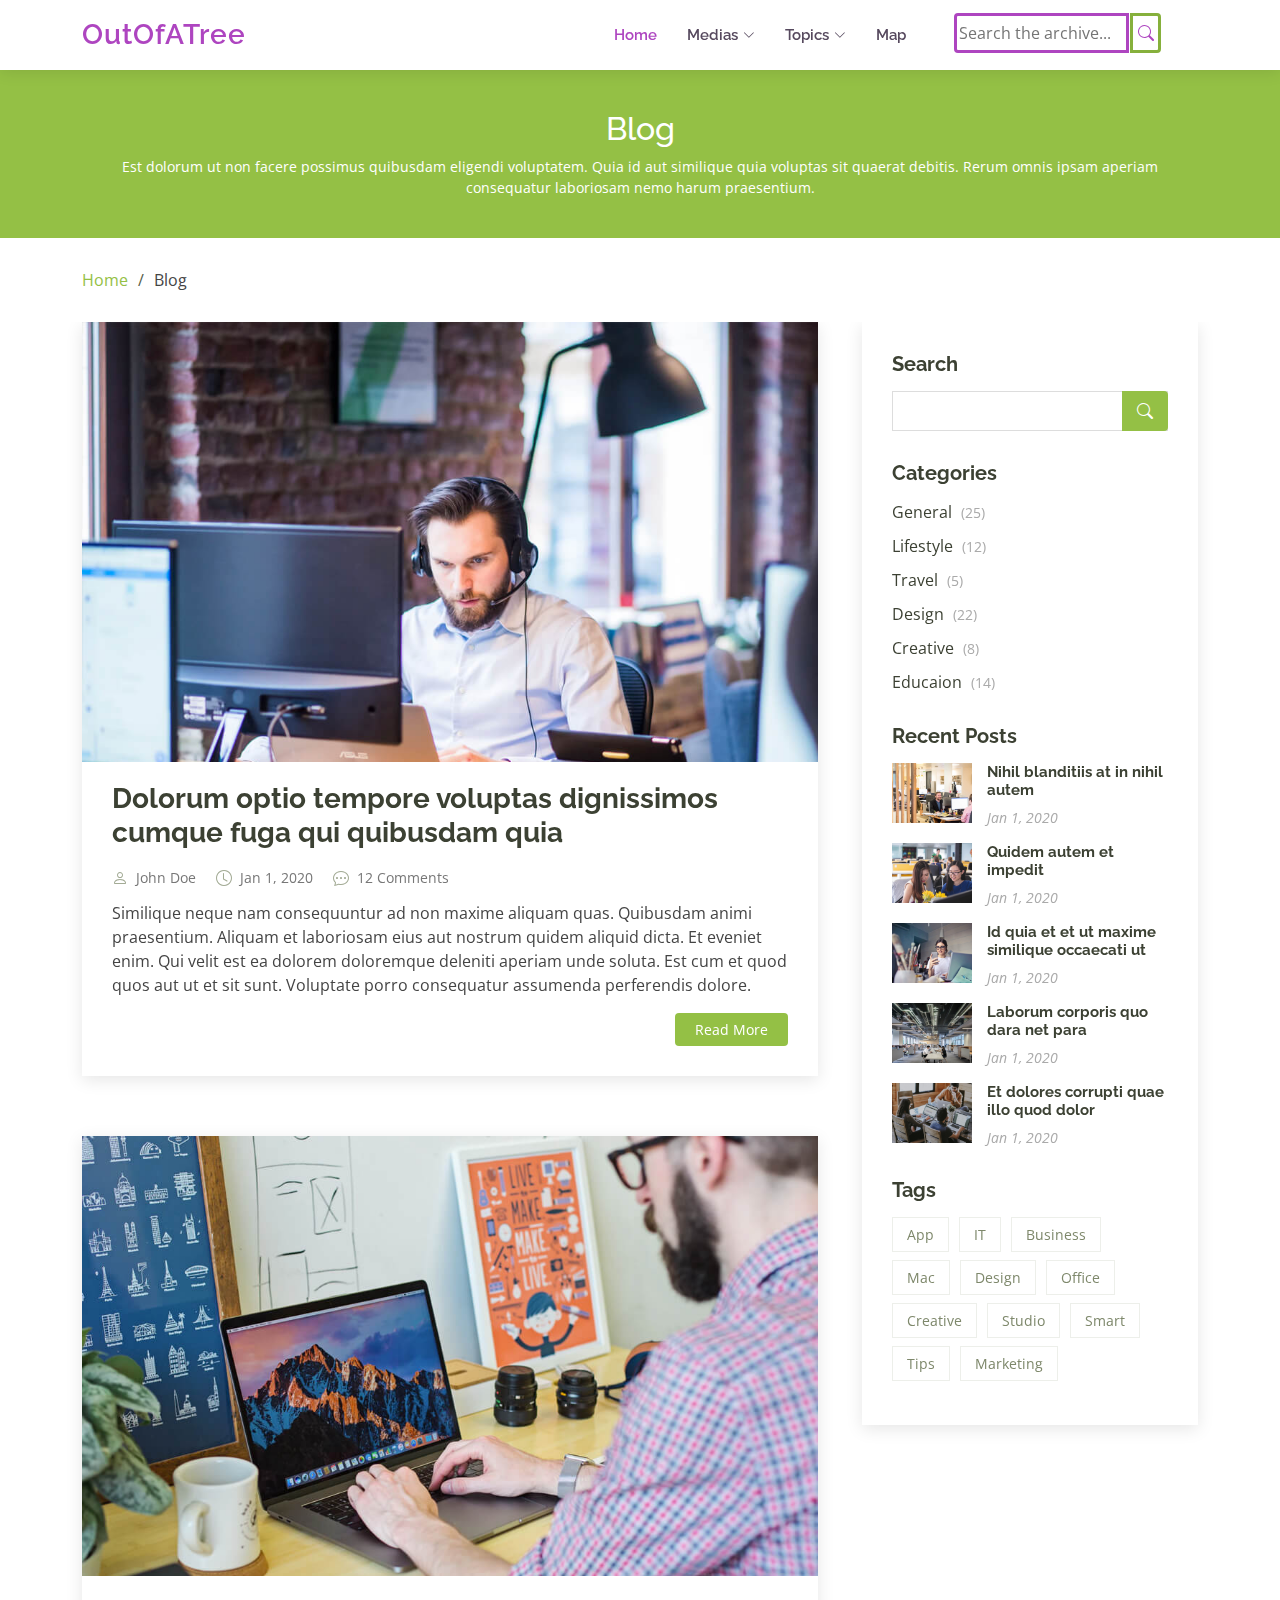
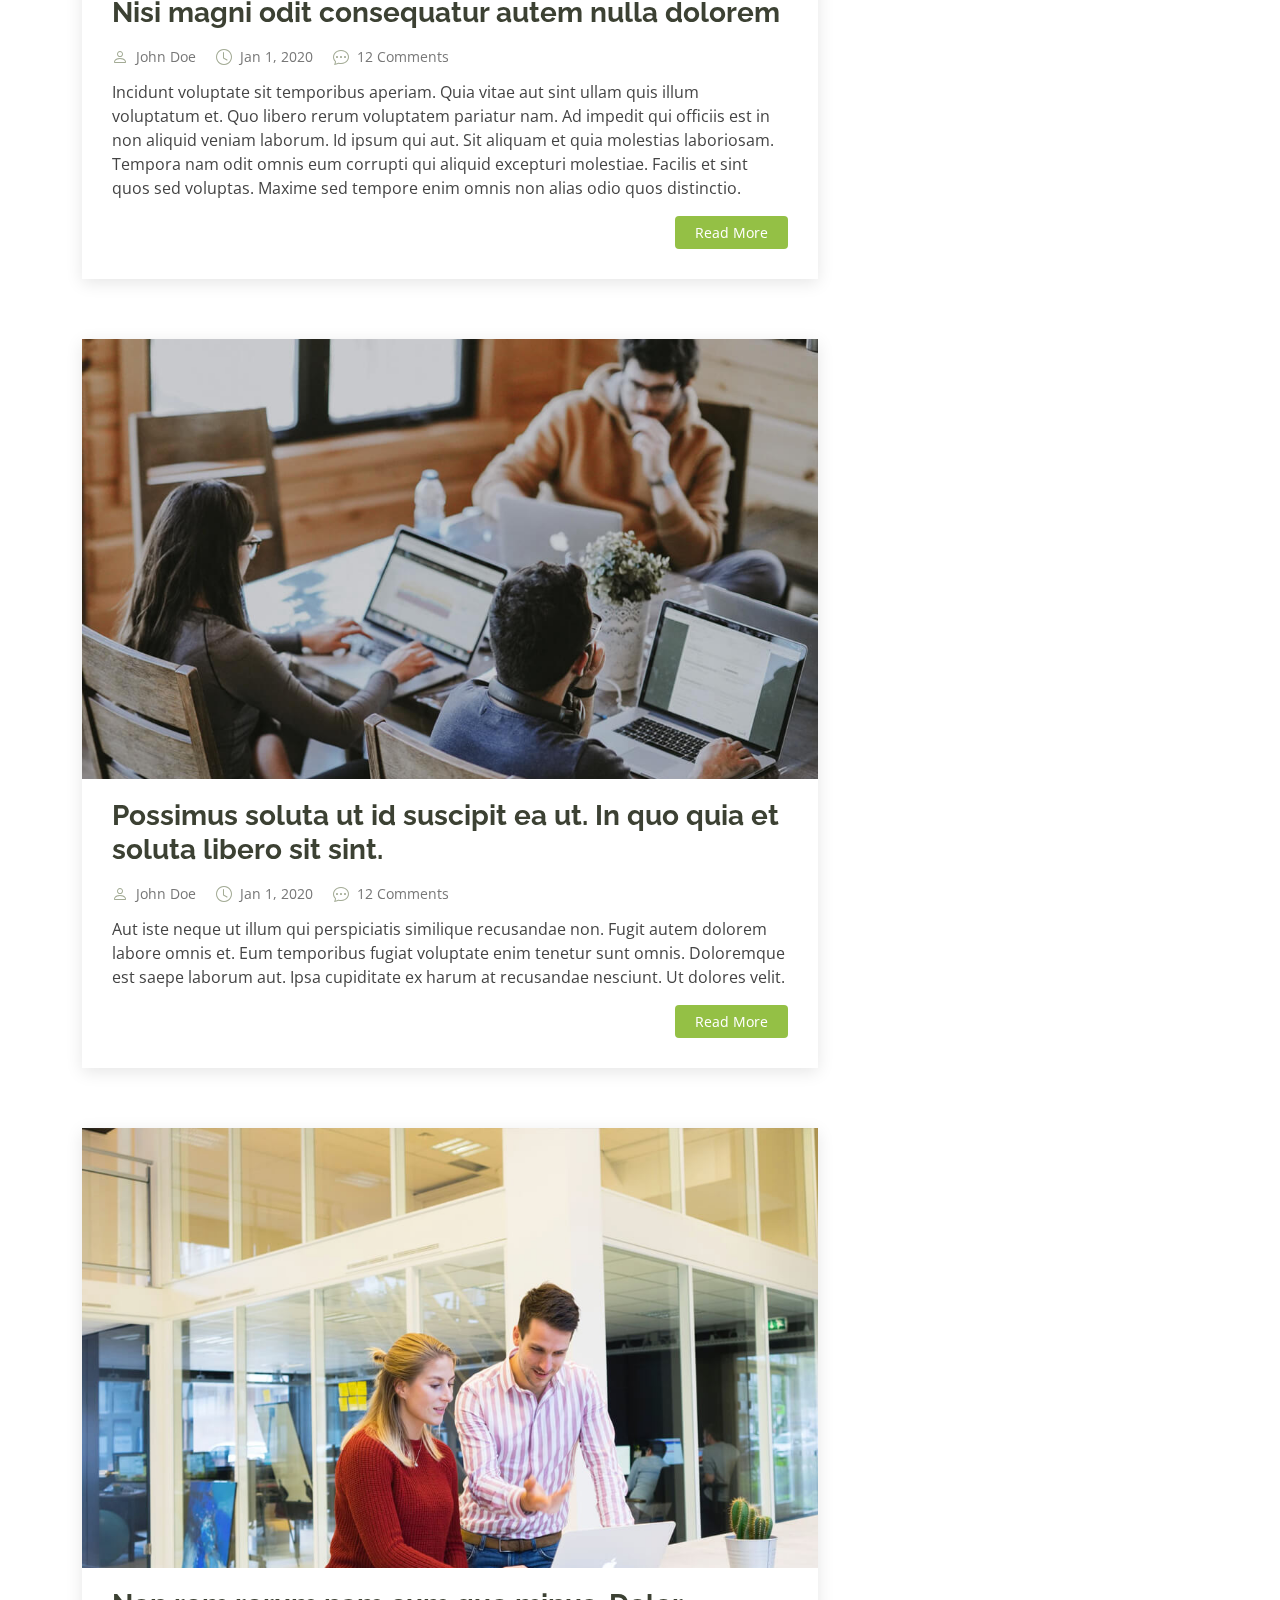
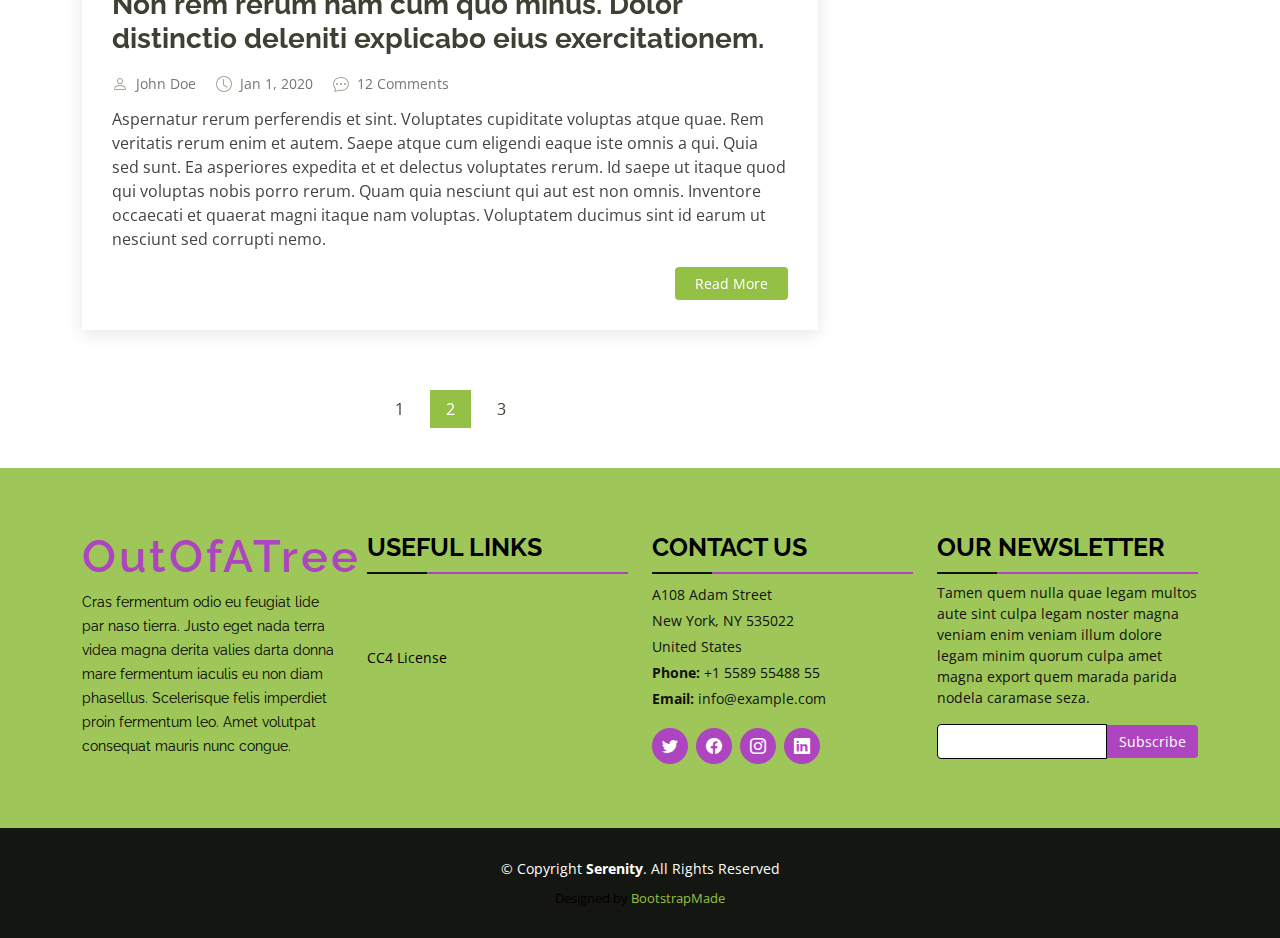
<file: item.html>
<!DOCTYPE html>
<html lang="en">

<head>
  <meta charset="utf-8">
  <meta content="width=device-width, initial-scale=1.0" name="viewport">

  <title>Blog - Serenity Bootstrap Template</title>
  <meta content="" name="description">
  <meta content="" name="keywords">

  <!-- Favicons -->
  <link href="assets/img/favicon.png" rel="icon">
  <link href="assets/img/apple-touch-icon.png" rel="apple-touch-icon">

  <!-- Google Fonts -->
  <link href="https://fonts.googleapis.com/css?family=Open+Sans:300,300i,400,400i,600,600i,700,700i|Raleway:300,300i,400,400i,500,500i,600,600i,700,700i|Poppins:300,300i,400,400i,500,500i,600,600i,700,700i" rel="stylesheet">

  <!-- Vendor CSS Files -->
  <link href="assets/vendor/aos/aos.css" rel="stylesheet">
  <link href="assets/vendor/bootstrap/css/bootstrap.min.css" rel="stylesheet">
  <link href="assets/vendor/bootstrap-icons/bootstrap-icons.css" rel="stylesheet">
  <link href="assets/vendor/boxicons/css/boxicons.min.css" rel="stylesheet">
  <link href="assets/vendor/glightbox/css/glightbox.min.css" rel="stylesheet">
  <link href="assets/vendor/swiper/swiper-bundle.min.css" rel="stylesheet">

  <!-- Template Main CSS File -->
  <link href="assets/css/style.css" rel="stylesheet">

  <!-- =======================================================
  * Template Name: Serenity - v4.7.0
  * Template URL: https://bootstrapmade.com/serenity-bootstrap-corporate-template/
  * Author: BootstrapMade.com
  * License: https://bootstrapmade.com/license/
  ======================================================== -->
</head>

<body>

  <!-- ======= Header ======= -->
  <header id="header" class="fixed-top d-flex align-items-center">
    <div class="container d-flex align-items-center justify-content-between">

      <div class="logo">
        <h1 class="text-light"><a href="index.html">OutOfATree</a></h1>
        <!-- Uncomment below if you prefer to use an image logo -->
        <!-- <a href="index.html"><img src="assets/img/logo.png" alt="" class="img-fluid"></a>-->
      </div>

      <nav id="navbar" class="navbar">
        <ul>
          <li><a class="active" href="index.html">Home</a></li>
          <li class="dropdown"><a href="medias.html"><span>Medias</span> <i class="bi bi-chevron-down"></i></a>
            <ul>
              <li class="dropdown"><a href="literature.html"><span>Literature</span> <i class="bi bi-chevron-right"></i></a>
                <ul>
                  <li><a href="lit-item.html">Novels</a></li>
                  <li><a href="#">Papers</a></li>
                  <li><a href="#">Articles</a></li>
                </ul>
              <li class="dropdown"><a href="#"><span>Audio</span> <i class="bi bi-chevron-right"></i></a>
                <ul>
                  <li><a href="#">Podcasts</a></li>
                  <li><a href="#">Music</a></li>
                  <li><a href="#">Radio programs</a></li>
                </ul>
              </li>
              <li class="dropdown"><a href="#"><span>Video</span> <i class="bi bi-chevron-right"></i></a>
                <ul>
                  <li><a href="#">Movies</a></li>
                  <li><a href="#">Documentaries</a></li>
                  <li><a href="#">Disclosure footages</a></li>
                  <li><a href="#">Miscellaneous</a></li>
                </ul>
              </li>
            </ul>
          </li>
          <li class="dropdown"><a href="topics.html"><span>Topics</span> <i class="bi bi-chevron-down"></i></a>
            <ul>
              <li class="dropdown"><a href="climate.html"><span>Climate change</span> <i class="bi bi-chevron-right"></i></a>
                <ul>
                  <li><a href="lit-item.html">Intensive Farming</a></li>
                  <li><a href="#">Global Warming</a></li>
                  <li><a href="#">Desertification</a></li>
                </ul>
              <li class="dropdown"><a href="#"><span>Environmental Pollution</span> <i class="bi bi-chevron-right"></i></a>
                <ul>
                  <li><a href="#">Water pollutiom</a></li>
                  <li><a href="#">Air Pollution</a></li>
                  <li><a href="#">Soil pollution</a></li>
                  <li><a href="#">Pollution related diseases</a></li>
                </ul>
              </li>
              <li class="dropdown"><a href="#"><span>Animal rights</span> <i class="bi bi-chevron-right"></i></a>
                <ul>
                  <li><a href="#">Animal wellbeing</a></li>
                  <li><a href="#">Animal testing</a></li>
                  <li><a href="#">Meat production innovations</a></li>
                </ul>
              </li>
            </ul>
          </li>
          <li><a href="map.html">Map</a></li>
          <li>
          <form action="" method="post">
            <input type="query" name="search" placeholder="Search the archive...">
            <label for="mySubmit" class="btn"><i class="bi bi-search"></i></label>
            <input id="mySubmit" type="submit" value="Go" class="hidden">
          </form>
          </li>
        </ul>
        <i class="bi bi-list mobile-nav-toggle"></i>
      </nav><!-- .navbar -->

    </div>
  </header><!-- End Header -->

  <main id="main">

    <!-- ======= Breadcrumbs ======= -->
    <section id="breadcrumbs" class="breadcrumbs">
      <div class="breadcrumb-hero">
        <div class="container">
          <div class="breadcrumb-hero">
            <h2>Blog</h2>
            <p>Est dolorum ut non facere possimus quibusdam eligendi voluptatem. Quia id aut similique quia voluptas sit quaerat debitis. Rerum omnis ipsam aperiam consequatur laboriosam nemo harum praesentium. </p>
          </div>
        </div>
      </div>
      <div class="container">
        <ol>
          <li><a href="index.html">Home</a></li>
          <li>Blog</li>
        </ol>
      </div>
    </section><!-- End Breadcrumbs -->

    <!-- ======= Blog Section ======= -->
    <section id="blog" class="blog">
      <div class="container" data-aos="fade-up">

        <div class="row">

          <div class="col-lg-8 entries">

            <article class="entry">

              <div class="entry-img">
                <img src="assets/img/blog/blog-1.jpg" alt="" class="img-fluid">
              </div>

              <h2 class="entry-title">
                <a href="item-single.html">Dolorum optio tempore voluptas dignissimos cumque fuga qui quibusdam quia</a>
              </h2>

              <div class="entry-meta">
                <ul>
                  <li class="d-flex align-items-center"><i class="bi bi-person"></i> <a href="blog-single.html">John Doe</a></li>
                  <li class="d-flex align-items-center"><i class="bi bi-clock"></i> <a href="blog-single.html"><time datetime="2020-01-01">Jan 1, 2020</time></a></li>
                  <li class="d-flex align-items-center"><i class="bi bi-chat-dots"></i> <a href="blog-single.html">12 Comments</a></li>
                </ul>
              </div>

              <div class="entry-content">
                <p>
                  Similique neque nam consequuntur ad non maxime aliquam quas. Quibusdam animi praesentium. Aliquam et laboriosam eius aut nostrum quidem aliquid dicta.
                  Et eveniet enim. Qui velit est ea dolorem doloremque deleniti aperiam unde soluta. Est cum et quod quos aut ut et sit sunt. Voluptate porro consequatur assumenda perferendis dolore.
                </p>
                <div class="read-more">
                  <a href="blog-single.html">Read More</a>
                </div>
              </div>

            </article><!-- End blog entry -->

            <article class="entry">

              <div class="entry-img">
                <img src="assets/img/blog/blog-2.jpg" alt="" class="img-fluid">
              </div>

              <h2 class="entry-title">
                <a href="blog-single.html">Nisi magni odit consequatur autem nulla dolorem</a>
              </h2>

              <div class="entry-meta">
                <ul>
                  <li class="d-flex align-items-center"><i class="bi bi-person"></i> <a href="blog-single.html">John Doe</a></li>
                  <li class="d-flex align-items-center"><i class="bi bi-clock"></i> <a href="blog-single.html"><time datetime="2020-01-01">Jan 1, 2020</time></a></li>
                  <li class="d-flex align-items-center"><i class="bi bi-chat-dots"></i> <a href="blog-single.html">12 Comments</a></li>
                </ul>
              </div>

              <div class="entry-content">
                <p>
                  Incidunt voluptate sit temporibus aperiam. Quia vitae aut sint ullam quis illum voluptatum et. Quo libero rerum voluptatem pariatur nam.
                  Ad impedit qui officiis est in non aliquid veniam laborum. Id ipsum qui aut. Sit aliquam et quia molestias laboriosam. Tempora nam odit omnis eum corrupti qui aliquid excepturi molestiae. Facilis et sint quos sed voluptas. Maxime sed tempore enim omnis non alias odio quos distinctio.
                </p>
                <div class="read-more">
                  <a href="blog-single.html">Read More</a>
                </div>
              </div>

            </article><!-- End blog entry -->

            <article class="entry">

              <div class="entry-img">
                <img src="assets/img/blog/blog-3.jpg" alt="" class="img-fluid">
              </div>

              <h2 class="entry-title">
                <a href="blog-single.html">Possimus soluta ut id suscipit ea ut. In quo quia et soluta libero sit sint.</a>
              </h2>

              <div class="entry-meta">
                <ul>
                  <li class="d-flex align-items-center"><i class="bi bi-person"></i> <a href="blog-single.html">John Doe</a></li>
                  <li class="d-flex align-items-center"><i class="bi bi-clock"></i> <a href="blog-single.html"><time datetime="2020-01-01">Jan 1, 2020</time></a></li>
                  <li class="d-flex align-items-center"><i class="bi bi-chat-dots"></i> <a href="blog-single.html">12 Comments</a></li>
                </ul>
              </div>

              <div class="entry-content">
                <p>
                  Aut iste neque ut illum qui perspiciatis similique recusandae non. Fugit autem dolorem labore omnis et. Eum temporibus fugiat voluptate enim tenetur sunt omnis.
                  Doloremque est saepe laborum aut. Ipsa cupiditate ex harum at recusandae nesciunt. Ut dolores velit.
                </p>
                <div class="read-more">
                  <a href="blog-single.html">Read More</a>
                </div>
              </div>

            </article><!-- End blog entry -->

            <article class="entry">

              <div class="entry-img">
                <img src="assets/img/blog/blog-4.jpg" alt="" class="img-fluid">
              </div>

              <h2 class="entry-title">
                <a href="blog-single.html">Non rem rerum nam cum quo minus. Dolor distinctio deleniti explicabo eius exercitationem.</a>
              </h2>

              <div class="entry-meta">
                <ul>
                  <li class="d-flex align-items-center"><i class="bi bi-person"></i> <a href="blog-single.html">John Doe</a></li>
                  <li class="d-flex align-items-center"><i class="bi bi-clock"></i> <a href="blog-single.html"><time datetime="2020-01-01">Jan 1, 2020</time></a></li>
                  <li class="d-flex align-items-center"><i class="bi bi-chat-dots"></i> <a href="blog-single.html">12 Comments</a></li>
                </ul>
              </div>

              <div class="entry-content">
                <p>
                  Aspernatur rerum perferendis et sint. Voluptates cupiditate voluptas atque quae. Rem veritatis rerum enim et autem. Saepe atque cum eligendi eaque iste omnis a qui.
                  Quia sed sunt. Ea asperiores expedita et et delectus voluptates rerum. Id saepe ut itaque quod qui voluptas nobis porro rerum. Quam quia nesciunt qui aut est non omnis. Inventore occaecati et quaerat magni itaque nam voluptas. Voluptatem ducimus sint id earum ut nesciunt sed corrupti nemo.
                </p>
                <div class="read-more">
                  <a href="blog-single.html">Read More</a>
                </div>
              </div>

            </article><!-- End blog entry -->

            <div class="blog-pagination">
              <ul class="justify-content-center">
                <li><a href="#">1</a></li>
                <li class="active"><a href="#">2</a></li>
                <li><a href="#">3</a></li>
              </ul>
            </div>

          </div><!-- End blog entries list -->

          <div class="col-lg-4">

            <div class="sidebar">

              <h3 class="sidebar-title">Search</h3>
              <div class="sidebar-item search-form">
                <form action="">
                  <input type="text">
                  <button type="submit"><i class="bi bi-search"></i></button>
                </form>
              </div><!-- End sidebar search formn-->

              <h3 class="sidebar-title">Categories</h3>
              <div class="sidebar-item categories">
                <ul>
                  <li><a href="#">General <span>(25)</span></a></li>
                  <li><a href="#">Lifestyle <span>(12)</span></a></li>
                  <li><a href="#">Travel <span>(5)</span></a></li>
                  <li><a href="#">Design <span>(22)</span></a></li>
                  <li><a href="#">Creative <span>(8)</span></a></li>
                  <li><a href="#">Educaion <span>(14)</span></a></li>
                </ul>
              </div><!-- End sidebar categories-->

              <h3 class="sidebar-title">Recent Posts</h3>
              <div class="sidebar-item recent-posts">
                <div class="post-item clearfix">
                  <img src="assets/img/blog/blog-recent-1.jpg" alt="">
                  <h4><a href="blog-single.html">Nihil blanditiis at in nihil autem</a></h4>
                  <time datetime="2020-01-01">Jan 1, 2020</time>
                </div>

                <div class="post-item clearfix">
                  <img src="assets/img/blog/blog-recent-2.jpg" alt="">
                  <h4><a href="blog-single.html">Quidem autem et impedit</a></h4>
                  <time datetime="2020-01-01">Jan 1, 2020</time>
                </div>

                <div class="post-item clearfix">
                  <img src="assets/img/blog/blog-recent-3.jpg" alt="">
                  <h4><a href="blog-single.html">Id quia et et ut maxime similique occaecati ut</a></h4>
                  <time datetime="2020-01-01">Jan 1, 2020</time>
                </div>

                <div class="post-item clearfix">
                  <img src="assets/img/blog/blog-recent-4.jpg" alt="">
                  <h4><a href="blog-single.html">Laborum corporis quo dara net para</a></h4>
                  <time datetime="2020-01-01">Jan 1, 2020</time>
                </div>

                <div class="post-item clearfix">
                  <img src="assets/img/blog/blog-recent-5.jpg" alt="">
                  <h4><a href="blog-single.html">Et dolores corrupti quae illo quod dolor</a></h4>
                  <time datetime="2020-01-01">Jan 1, 2020</time>
                </div>

              </div><!-- End sidebar recent posts-->

              <h3 class="sidebar-title">Tags</h3>
              <div class="sidebar-item tags">
                <ul>
                  <li><a href="#">App</a></li>
                  <li><a href="#">IT</a></li>
                  <li><a href="#">Business</a></li>
                  <li><a href="#">Mac</a></li>
                  <li><a href="#">Design</a></li>
                  <li><a href="#">Office</a></li>
                  <li><a href="#">Creative</a></li>
                  <li><a href="#">Studio</a></li>
                  <li><a href="#">Smart</a></li>
                  <li><a href="#">Tips</a></li>
                  <li><a href="#">Marketing</a></li>
                </ul>
              </div><!-- End sidebar tags-->

            </div><!-- End sidebar -->

          </div><!-- End blog sidebar -->

        </div>

      </div>
    </section><!-- End Blog Section -->

  </main><!-- End #main -->

  <!-- ======= Footer ======= -->
  <footer id="footer">
    <div class="footer-top">
      <div class="container">
        <div class="row">

          <div class="col-lg-3 col-md-6 footer-info">
            <h3>OutOfATree</h3>
            <p>Cras fermentum odio eu feugiat lide par naso tierra. Justo eget nada terra videa magna derita valies darta donna mare fermentum iaculis eu non diam phasellus. Scelerisque felis imperdiet proin fermentum leo. Amet volutpat consequat mauris nunc congue.</p>
          </div>

          <div class="col-lg-3 col-md-6 footer-links">
            <h4>Useful Links</h4>
            <ul>
              <li><a href="#"></a></li>
              <li><a href="#"></a></li>
              <li><a href="#"></a></li>
              <li><a href="#"></a></li>
              <li><a href="https://creativecommons.org/licenses/by/4.0/">CC4 License</a></li>
            </ul>
          </div>

          <div class="col-lg-3 col-md-6 footer-contact">
            <h4>Contact Us</h4>
            <p>
              A108 Adam Street <br>
              New York, NY 535022<br>
              United States <br>
              <strong>Phone:</strong> +1 5589 55488 55<br>
              <strong>Email:</strong> info@example.com<br>
            </p>

            <div class="social-links">
              <a href="#" class="twitter"><i class="bi bi-twitter"></i></a>
              <a href="#" class="facebook"><i class="bi bi-facebook"></i></a>
              <a href="#" class="instagram"><i class="bi bi-instagram"></i></a>
              <a href="#" class="linkedin"><i class="bi bi-linkedin"></i></a>
            </div>

          </div>

          <div class="col-lg-3 col-md-6 footer-newsletter">
            <h4>Our Newsletter</h4>
            <p>Tamen quem nulla quae legam multos aute sint culpa legam noster magna veniam enim veniam illum dolore legam minim quorum culpa amet magna export quem marada parida nodela caramase seza.</p>
            <form action="" method="post">
              <input type="email" name="email"><input type="submit" value="Subscribe">
            </form>
          </div>

        </div>
      </div>
    </div>

    <div class="container">
      <div class="copyright">
        &copy; Copyright <strong><span>Serenity</span></strong>. All Rights Reserved
      </div>
      <div class="credits">
        <!-- All the links in the footer should remain intact. -->
        <!-- You can delete the links only if you purchased the pro version. -->
        <!-- Licensing information: https://bootstrapmade.com/license/ -->
        <!-- Purchase the pro version with working PHP/AJAX contact form: https://bootstrapmade.com/serenity-bootstrap-corporate-template/ -->
        Designed by <a href="https://bootstrapmade.com/">BootstrapMade</a>
      </div>
    </div>
  </footer><!-- End Footer -->

  <a href="#" class="back-to-top d-flex align-items-center justify-content-center"><i class="bi bi-arrow-up-short"></i></a>

  <!-- Vendor JS Files -->
  <script src="assets/vendor/purecounter/purecounter.js"></script>
  <script src="assets/vendor/aos/aos.js"></script>
  <script src="assets/vendor/bootstrap/js/bootstrap.bundle.min.js"></script>
  <script src="assets/vendor/glightbox/js/glightbox.min.js"></script>
  <script src="assets/vendor/isotope-layout/isotope.pkgd.min.js"></script>
  <script src="assets/vendor/swiper/swiper-bundle.min.js"></script>
  <script src="assets/vendor/waypoints/noframework.waypoints.js"></script>
  <script src="assets/vendor/php-email-form/validate.js"></script>

  <!-- Template Main JS File -->
  <script src="assets/js/main.js"></script>

</body>

</html>
</file>
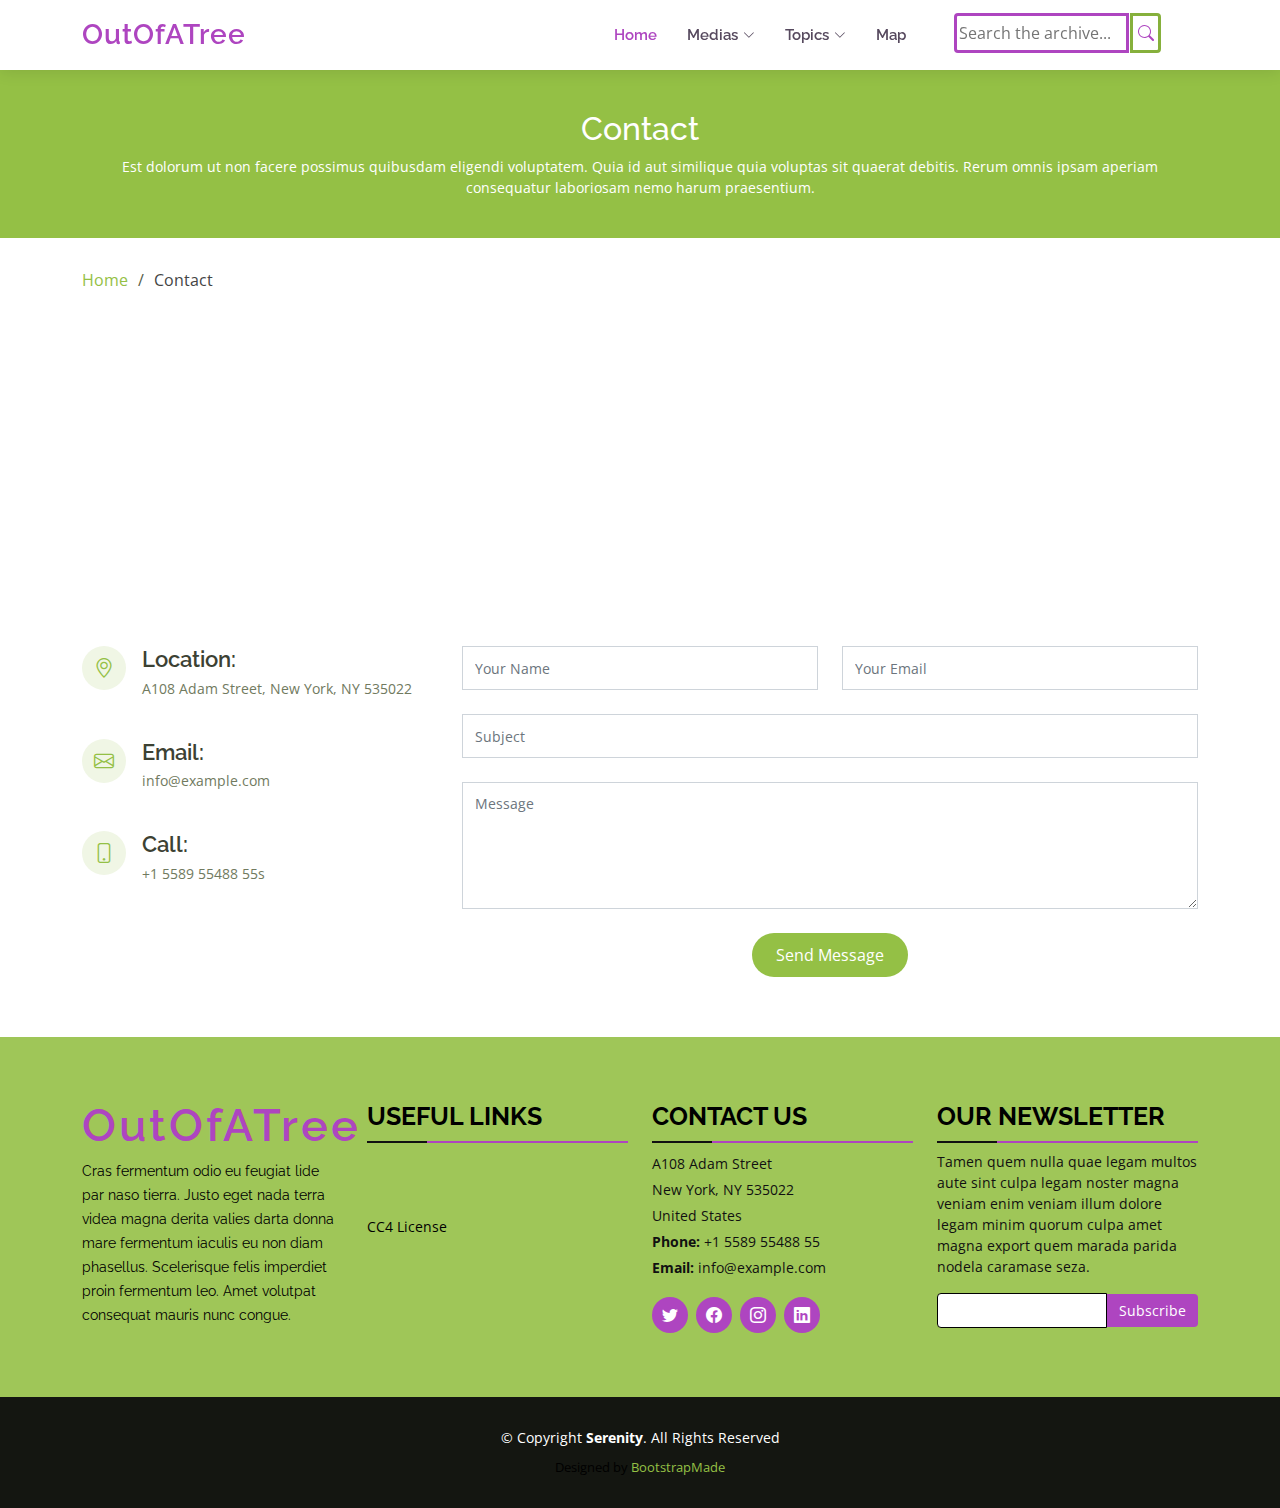
<file: map.html>
<!DOCTYPE html>
<html lang="en">

<head>
  <meta charset="utf-8">
  <meta content="width=device-width, initial-scale=1.0" name="viewport">

  <title>Contact - Serenity Bootstrap Template</title>
  <meta content="" name="description">
  <meta content="" name="keywords">

  <!-- Favicons -->
  <link href="assets/img/favicon.png" rel="icon">
  <link href="assets/img/apple-touch-icon.png" rel="apple-touch-icon">

  <!-- Google Fonts -->
  <link href="https://fonts.googleapis.com/css?family=Open+Sans:300,300i,400,400i,600,600i,700,700i|Raleway:300,300i,400,400i,500,500i,600,600i,700,700i|Poppins:300,300i,400,400i,500,500i,600,600i,700,700i" rel="stylesheet">

  <!-- Vendor CSS Files -->
  <link href="assets/vendor/aos/aos.css" rel="stylesheet">
  <link href="assets/vendor/bootstrap/css/bootstrap.min.css" rel="stylesheet">
  <link href="assets/vendor/bootstrap-icons/bootstrap-icons.css" rel="stylesheet">
  <link href="assets/vendor/boxicons/css/boxicons.min.css" rel="stylesheet">
  <link href="assets/vendor/glightbox/css/glightbox.min.css" rel="stylesheet">
  <link href="assets/vendor/swiper/swiper-bundle.min.css" rel="stylesheet">

  <!-- Template Main CSS File -->
  <link href="assets/css/style.css" rel="stylesheet">

  <!-- =======================================================
  * Template Name: Serenity - v4.7.0
  * Template URL: https://bootstrapmade.com/serenity-bootstrap-corporate-template/
  * Author: BootstrapMade.com
  * License: https://bootstrapmade.com/license/
  ======================================================== -->
</head>

<body>

  <!-- ======= Header ======= -->
  <header id="header" class="fixed-top d-flex align-items-center">
    <div class="container d-flex align-items-center justify-content-between">

      <div class="logo">
        <h1 class="text-light"><a href="index.html">OutOfATree</a></h1>
        <!-- Uncomment below if you prefer to use an image logo -->
        <!-- <a href="index.html"><img src="assets/img/logo.png" alt="" class="img-fluid"></a>-->
      </div>

      <nav id="navbar" class="navbar">
        <ul>
          <li><a class="active" href="index.html">Home</a></li>
          <li class="dropdown"><a href="medias.html"><span>Medias</span> <i class="bi bi-chevron-down"></i></a>
            <ul>
              <li class="dropdown"><a href="literature.html"><span>Literature</span> <i class="bi bi-chevron-right"></i></a>
                <ul>
                  <li><a href="lit-item.html">Novels</a></li>
                  <li><a href="#">Papers</a></li>
                  <li><a href="#">Articles</a></li>
                </ul>
              <li class="dropdown"><a href="#"><span>Audio</span> <i class="bi bi-chevron-right"></i></a>
                <ul>
                  <li><a href="#">Podcasts</a></li>
                  <li><a href="#">Music</a></li>
                  <li><a href="#">Radio programs</a></li>
                </ul>
              </li>
              <li class="dropdown"><a href="#"><span>Video</span> <i class="bi bi-chevron-right"></i></a>
                <ul>
                  <li><a href="#">Movies</a></li>
                  <li><a href="#">Documentaries</a></li>
                  <li><a href="#">Disclosure footages</a></li>
                  <li><a href="#">Miscellaneous</a></li>
                </ul>
              </li>
            </ul>
          </li>
          <li class="dropdown"><a href="topics.html"><span>Topics</span> <i class="bi bi-chevron-down"></i></a>
            <ul>
              <li class="dropdown"><a href="climate.html"><span>Climate change</span> <i class="bi bi-chevron-right"></i></a>
                <ul>
                  <li><a href="lit-item.html">Intensive Farming</a></li>
                  <li><a href="#">Global Warming</a></li>
                  <li><a href="#">Desertification</a></li>
                </ul>
              <li class="dropdown"><a href="#"><span>Environmental Pollution</span> <i class="bi bi-chevron-right"></i></a>
                <ul>
                  <li><a href="#">Water pollutiom</a></li>
                  <li><a href="#">Air Pollution</a></li>
                  <li><a href="#">Soil pollution</a></li>
                  <li><a href="#">Pollution related diseases</a></li>
                </ul>
              </li>
              <li class="dropdown"><a href="#"><span>Animal rights</span> <i class="bi bi-chevron-right"></i></a>
                <ul>
                  <li><a href="#">Animal wellbeing</a></li>
                  <li><a href="#">Animal testing</a></li>
                  <li><a href="#">Meat production innovations</a></li>
                </ul>
              </li>
            </ul>
          </li>
          <li><a href="map.html">Map</a></li>
          <li>
          <form action="" method="post">
            <input type="query" name="search" placeholder="Search the archive...">
            <label for="mySubmit" class="btn"><i class="bi bi-search"></i></label>
            <input id="mySubmit" type="submit" value="Go" class="hidden">
          </form>
          </li>
        </ul>
        <i class="bi bi-list mobile-nav-toggle"></i>
      </nav><!-- .navbar -->

    </div>
  </header><!-- End Header -->

  <main id="main">

    <!-- ======= Breadcrumbs ======= -->
    <section id="breadcrumbs" class="breadcrumbs">
      <div class="breadcrumb-hero">
        <div class="container">
          <div class="breadcrumb-hero">
            <h2>Contact</h2>
            <p>Est dolorum ut non facere possimus quibusdam eligendi voluptatem. Quia id aut similique quia voluptas sit quaerat debitis. Rerum omnis ipsam aperiam consequatur laboriosam nemo harum praesentium. </p>
          </div>
        </div>
      </div>
      <div class="container">
        <ol>
          <li><a href="index.html">Home</a></li>
          <li>Contact</li>
        </ol>
      </div>
    </section><!-- End Breadcrumbs -->

    <!-- ======= Contact Section ======= -->
    <section id="contact" class="contact">
      <div class="container">

        <div>
          <iframe style="border:0; width: 100%; height: 270px;" src="https://www.google.com/maps/embed?pb=!1m14!1m8!1m3!1d12097.433213460943!2d-74.0062269!3d40.7101282!3m2!1i1024!2i768!4f13.1!3m3!1m2!1s0x0%3A0xb89d1fe6bc499443!2sDowntown+Conference+Center!5e0!3m2!1smk!2sbg!4v1539943755621" frameborder="0" allowfullscreen></iframe>
        </div>

        <div class="row mt-5">

          <div class="col-lg-4" data-aos="fade-right">
            <div class="info">
              <div class="address">
                <i class="bi bi-geo-alt"></i>
                <h4>Location:</h4>
                <p>A108 Adam Street, New York, NY 535022</p>
              </div>

              <div class="email">
                <i class="bi bi-envelope"></i>
                <h4>Email:</h4>
                <p>info@example.com</p>
              </div>

              <div class="phone">
                <i class="bi bi-phone"></i>
                <h4>Call:</h4>
                <p>+1 5589 55488 55s</p>
              </div>

            </div>

          </div>

          <div class="col-lg-8 mt-5 mt-lg-0" data-aos="fade-left">

            <form action="forms/contact.php" method="post" role="form" class="php-email-form">
              <div class="row">
                <div class="col-md-6 form-group">
                  <input type="text" name="name" class="form-control" id="name" placeholder="Your Name" required>
                </div>
                <div class="col-md-6 form-group mt-3 mt-md-0">
                  <input type="email" class="form-control" name="email" id="email" placeholder="Your Email" required>
                </div>
              </div>
              <div class="form-group mt-3">
                <input type="text" class="form-control" name="subject" id="subject" placeholder="Subject" required>
              </div>
              <div class="form-group mt-3">
                <textarea class="form-control" name="message" rows="5" placeholder="Message" required></textarea>
              </div>
              <div class="my-3">
                <div class="loading">Loading</div>
                <div class="error-message"></div>
                <div class="sent-message">Your message has been sent. Thank you!</div>
              </div>
              <div class="text-center"><button type="submit">Send Message</button></div>
            </form>

          </div>

        </div>

      </div>
    </section><!-- End Contact Section -->

  </main><!-- End #main -->

  <!-- ======= Footer ======= -->
  <footer id="footer">
    <div class="footer-top">
      <div class="container">
        <div class="row">

          <div class="col-lg-3 col-md-6 footer-info">
            <h3>OutOfATree</h3>
            <p>Cras fermentum odio eu feugiat lide par naso tierra. Justo eget nada terra videa magna derita valies darta donna mare fermentum iaculis eu non diam phasellus. Scelerisque felis imperdiet proin fermentum leo. Amet volutpat consequat mauris nunc congue.</p>
          </div>

          <div class="col-lg-3 col-md-6 footer-links">
            <h4>Useful Links</h4>
            <ul>
              <li><a href="#"></a></li>
              <li><a href="#"></a></li>
              <li><a href="#"></a></li>
              <li><a href="#"></a></li>
              <li><a href="https://creativecommons.org/licenses/by/4.0/">CC4 License</a></li>
            </ul>
          </div>

          <div class="col-lg-3 col-md-6 footer-contact">
            <h4>Contact Us</h4>
            <p>
              A108 Adam Street <br>
              New York, NY 535022<br>
              United States <br>
              <strong>Phone:</strong> +1 5589 55488 55<br>
              <strong>Email:</strong> info@example.com<br>
            </p>

            <div class="social-links">
              <a href="#" class="twitter"><i class="bi bi-twitter"></i></a>
              <a href="#" class="facebook"><i class="bi bi-facebook"></i></a>
              <a href="#" class="instagram"><i class="bi bi-instagram"></i></a>
              <a href="#" class="linkedin"><i class="bi bi-linkedin"></i></a>
            </div>

          </div>

          <div class="col-lg-3 col-md-6 footer-newsletter">
            <h4>Our Newsletter</h4>
            <p>Tamen quem nulla quae legam multos aute sint culpa legam noster magna veniam enim veniam illum dolore legam minim quorum culpa amet magna export quem marada parida nodela caramase seza.</p>
            <form action="" method="post">
              <input type="email" name="email"><input type="submit" value="Subscribe">
            </form>
          </div>

        </div>
      </div>
    </div>

    <div class="container">
      <div class="copyright">
        &copy; Copyright <strong><span>Serenity</span></strong>. All Rights Reserved
      </div>
      <div class="credits">
        <!-- All the links in the footer should remain intact. -->
        <!-- You can delete the links only if you purchased the pro version. -->
        <!-- Licensing information: https://bootstrapmade.com/license/ -->
        <!-- Purchase the pro version with working PHP/AJAX contact form: https://bootstrapmade.com/serenity-bootstrap-corporate-template/ -->
        Designed by <a href="https://bootstrapmade.com/">BootstrapMade</a>
      </div>
    </div>
  </footer><!-- End Footer -->


  <a href="#" class="back-to-top d-flex align-items-center justify-content-center"><i class="bi bi-arrow-up-short"></i></a>

  <!-- Vendor JS Files -->
  <script src="assets/vendor/purecounter/purecounter.js"></script>
  <script src="assets/vendor/aos/aos.js"></script>
  <script src="assets/vendor/bootstrap/js/bootstrap.bundle.min.js"></script>
  <script src="assets/vendor/glightbox/js/glightbox.min.js"></script>
  <script src="assets/vendor/isotope-layout/isotope.pkgd.min.js"></script>
  <script src="assets/vendor/swiper/swiper-bundle.min.js"></script>
  <script src="assets/vendor/waypoints/noframework.waypoints.js"></script>
  <script src="assets/vendor/php-email-form/validate.js"></script>

  <!-- Template Main JS File -->
  <script src="assets/js/main.js"></script>

</body>

</html>
</file>
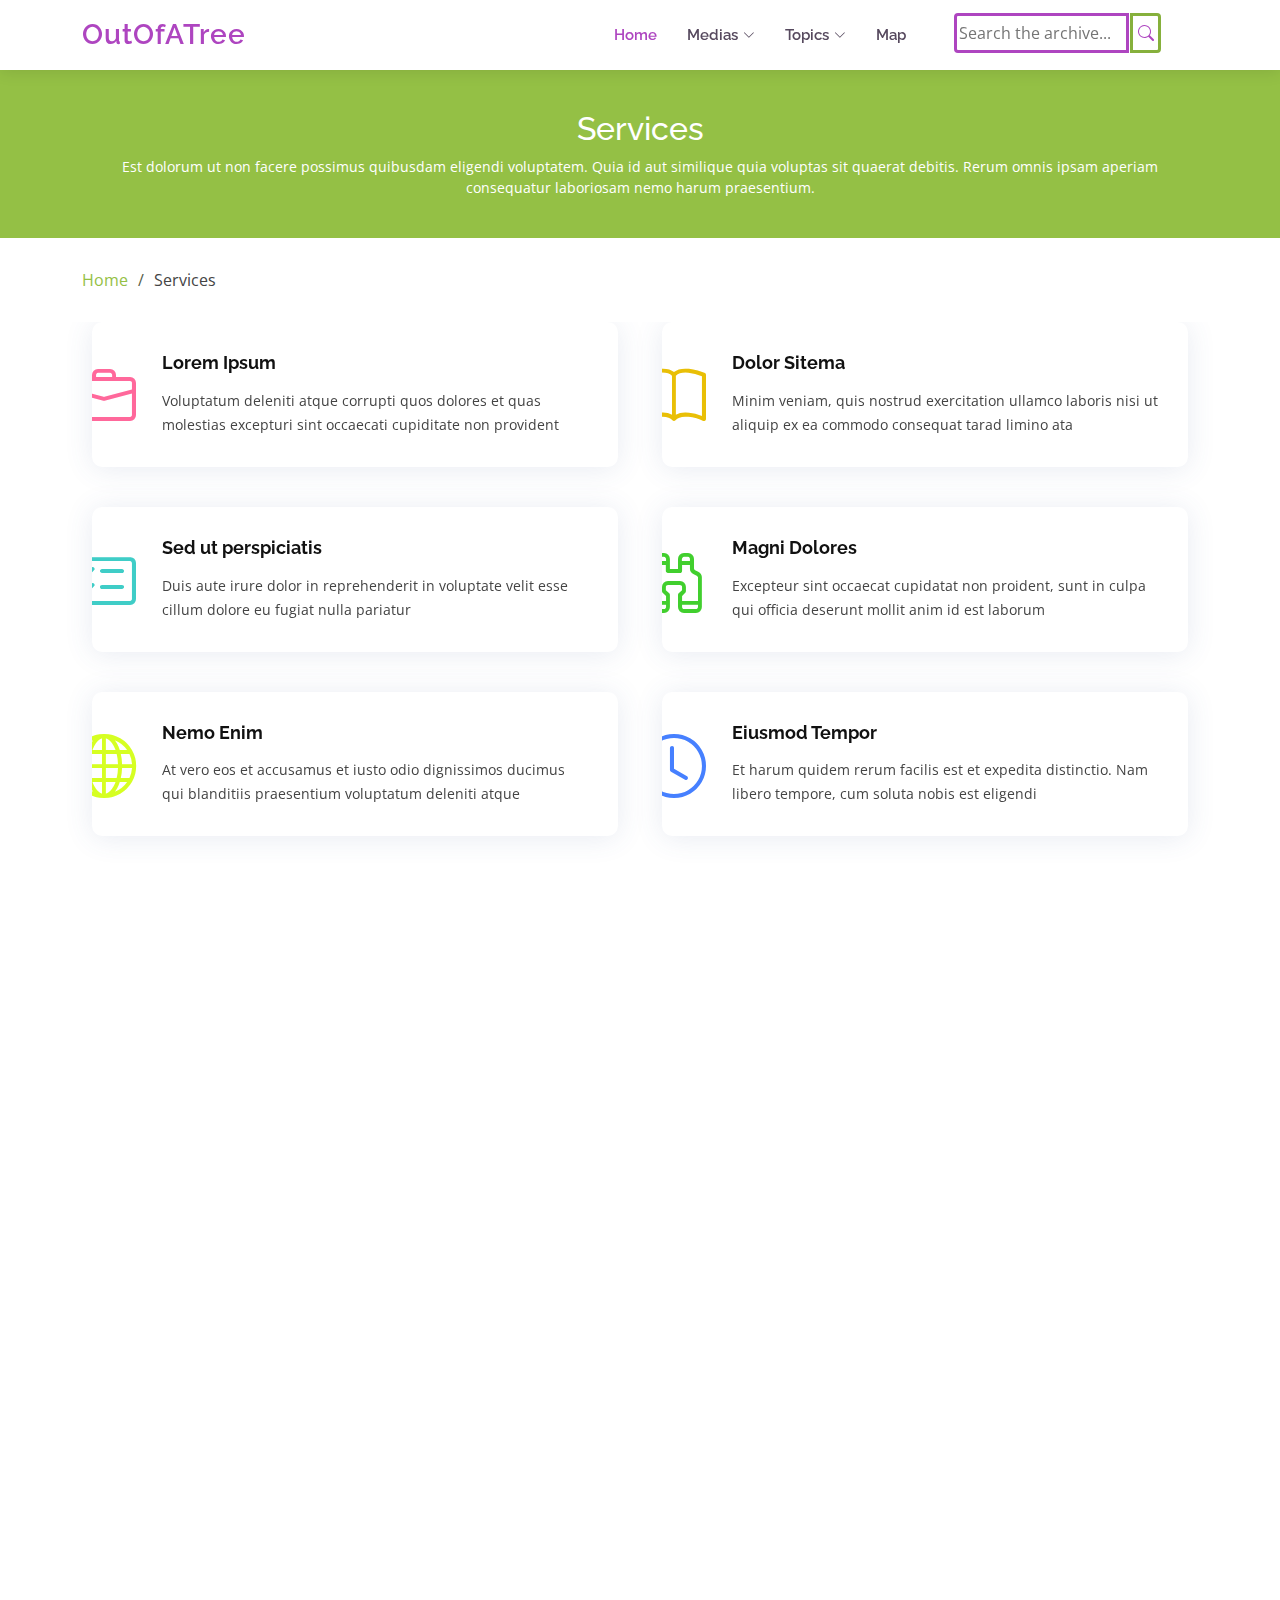
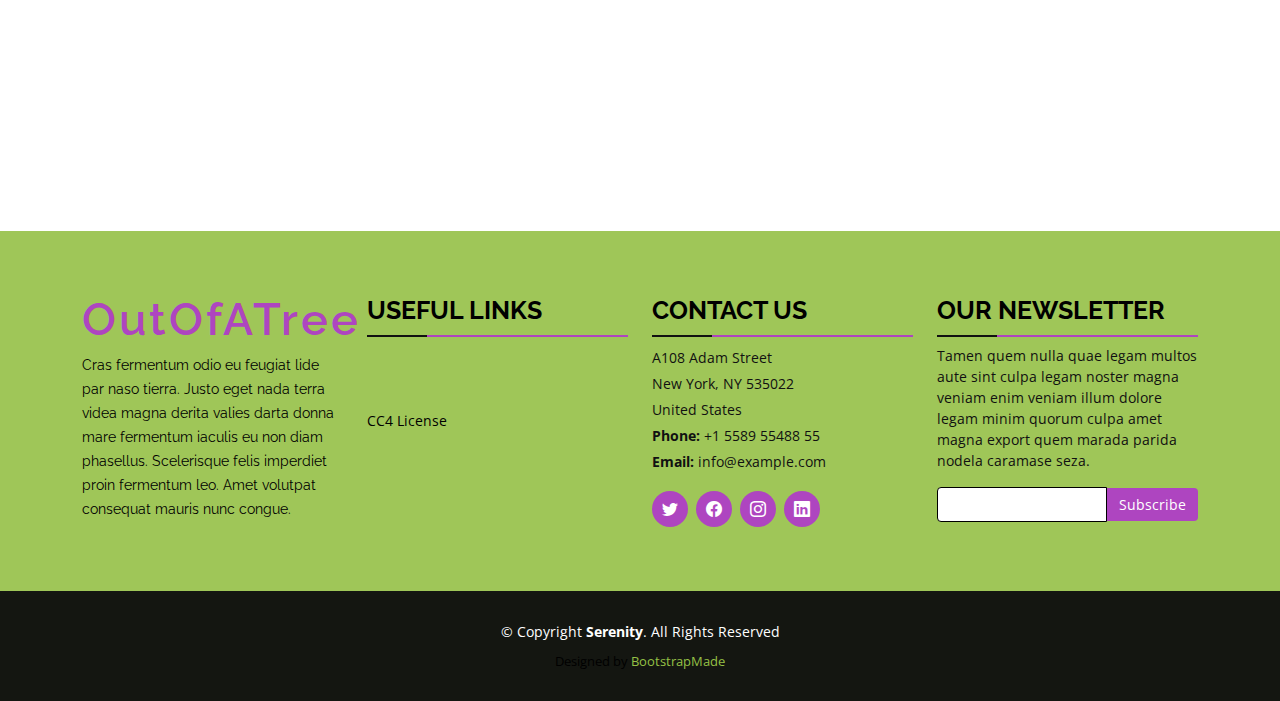
<file: project-plan.html>
<!DOCTYPE html>
<html lang="en">

<head>
  <meta charset="utf-8">
  <meta content="width=device-width, initial-scale=1.0" name="viewport">

  <title>Services - Serenity Bootstrap Template</title>
  <meta content="" name="description">
  <meta content="" name="keywords">

  <!-- Favicons -->
  <link href="assets/img/favicon.png" rel="icon">
  <link href="assets/img/apple-touch-icon.png" rel="apple-touch-icon">

  <!-- Google Fonts -->
  <link href="https://fonts.googleapis.com/css?family=Open+Sans:300,300i,400,400i,600,600i,700,700i|Raleway:300,300i,400,400i,500,500i,600,600i,700,700i|Poppins:300,300i,400,400i,500,500i,600,600i,700,700i" rel="stylesheet">

  <!-- Vendor CSS Files -->
  <link href="assets/vendor/aos/aos.css" rel="stylesheet">
  <link href="assets/vendor/bootstrap/css/bootstrap.min.css" rel="stylesheet">
  <link href="assets/vendor/bootstrap-icons/bootstrap-icons.css" rel="stylesheet">
  <link href="assets/vendor/boxicons/css/boxicons.min.css" rel="stylesheet">
  <link href="assets/vendor/glightbox/css/glightbox.min.css" rel="stylesheet">
  <link href="assets/vendor/swiper/swiper-bundle.min.css" rel="stylesheet">

  <!-- Template Main CSS File -->
  <link href="assets/css/style.css" rel="stylesheet">

  <!-- =======================================================
  * Template Name: Serenity - v4.7.0
  * Template URL: https://bootstrapmade.com/serenity-bootstrap-corporate-template/
  * Author: BootstrapMade.com
  * License: https://bootstrapmade.com/license/
  ======================================================== -->
</head>

<body>

  <!-- ======= Header ======= -->
  <header id="header" class="fixed-top d-flex align-items-center">
    <div class="container d-flex align-items-center justify-content-between">

      <div class="logo">
        <h1 class="text-light"><a href="index.html">OutOfATree</a></h1>
        <!-- Uncomment below if you prefer to use an image logo -->
        <!-- <a href="index.html"><img src="assets/img/logo.png" alt="" class="img-fluid"></a>-->
      </div>

      <nav id="navbar" class="navbar">
        <ul>
          <li><a class="active" href="index.html">Home</a></li>
          <li class="dropdown"><a href="medias.html"><span>Medias</span> <i class="bi bi-chevron-down"></i></a>
            <ul>
              <li class="dropdown"><a href="literature.html"><span>Literature</span> <i class="bi bi-chevron-right"></i></a>
                <ul>
                  <li><a href="lit-item.html">Novels</a></li>
                  <li><a href="#">Papers</a></li>
                  <li><a href="#">Articles</a></li>
                </ul>
              <li class="dropdown"><a href="#"><span>Audio</span> <i class="bi bi-chevron-right"></i></a>
                <ul>
                  <li><a href="#">Podcasts</a></li>
                  <li><a href="#">Music</a></li>
                  <li><a href="#">Radio programs</a></li>
                </ul>
              </li>
              <li class="dropdown"><a href="#"><span>Video</span> <i class="bi bi-chevron-right"></i></a>
                <ul>
                  <li><a href="#">Movies</a></li>
                  <li><a href="#">Documentaries</a></li>
                  <li><a href="#">Disclosure footages</a></li>
                  <li><a href="#">Miscellaneous</a></li>
                </ul>
              </li>
            </ul>
          </li>
          <li class="dropdown"><a href="topics.html"><span>Topics</span> <i class="bi bi-chevron-down"></i></a>
            <ul>
              <li class="dropdown"><a href="climate.html"><span>Climate change</span> <i class="bi bi-chevron-right"></i></a>
                <ul>
                  <li><a href="lit-item.html">Intensive Farming</a></li>
                  <li><a href="#">Global Warming</a></li>
                  <li><a href="#">Desertification</a></li>
                </ul>
              <li class="dropdown"><a href="#"><span>Environmental Pollution</span> <i class="bi bi-chevron-right"></i></a>
                <ul>
                  <li><a href="#">Water pollutiom</a></li>
                  <li><a href="#">Air Pollution</a></li>
                  <li><a href="#">Soil pollution</a></li>
                  <li><a href="#">Pollution related diseases</a></li>
                </ul>
              </li>
              <li class="dropdown"><a href="#"><span>Animal rights</span> <i class="bi bi-chevron-right"></i></a>
                <ul>
                  <li><a href="#">Animal wellbeing</a></li>
                  <li><a href="#">Animal testing</a></li>
                  <li><a href="#">Meat production innovations</a></li>
                </ul>
              </li>
            </ul>
          </li>
          <li><a href="map.html">Map</a></li>
          <li>
          <form action="" method="post">
            <input type="query" name="search" placeholder="Search the archive...">
            <label for="mySubmit" class="btn"><i class="bi bi-search"></i></label>
            <input id="mySubmit" type="submit" value="Go" class="hidden">
          </form>
          </li>
        </ul>
        <i class="bi bi-list mobile-nav-toggle"></i>
      </nav><!-- .navbar -->

    </div>
  </header><!-- End Header -->

  <main id="main">

    <!-- ======= Breadcrumbs ======= -->
    <section id="breadcrumbs" class="breadcrumbs">
      <div class="breadcrumb-hero">
        <div class="container">
          <div class="breadcrumb-hero">
            <h2>Services</h2>
            <p>Est dolorum ut non facere possimus quibusdam eligendi voluptatem. Quia id aut similique quia voluptas sit quaerat debitis. Rerum omnis ipsam aperiam consequatur laboriosam nemo harum praesentium. </p>
          </div>
        </div>
      </div>
      <div class="container">
        <ol>
          <li><a href="index.html">Home</a></li>
          <li>Services</li>
        </ol>
      </div>
    </section><!-- End Breadcrumbs -->

    <!-- ======= Services Section ======= -->
    <section id="services" class="services ">
      <div class="container">

        <div class="row">
          <div class="col-md-6">
            <div class="icon-box" data-aos="fade-up">
              <div class="icon"><i class="bi bi-briefcase" style="color: #ff689b;"></i></div>
              <h4 class="title"><a href="">Lorem Ipsum</a></h4>
              <p class="description">Voluptatum deleniti atque corrupti quos dolores et quas molestias excepturi sint occaecati cupiditate non provident</p>
            </div>
          </div>
          <div class="col-md-6">
            <div class="icon-box" data-aos="fade-up">
              <div class="icon"><i class="bi bi-book" style="color: #e9bf06;"></i></div>
              <h4 class="title"><a href="">Dolor Sitema</a></h4>
              <p class="description">Minim veniam, quis nostrud exercitation ullamco laboris nisi ut aliquip ex ea commodo consequat tarad limino ata</p>
            </div>
          </div>

          <div class="col-md-6" data-aos="fade-up" data-aos-delay="100">
            <div class="icon-box">
              <div class="icon"><i class="bi bi-card-checklist" style="color: #3fcdc7;"></i></div>
              <h4 class="title"><a href="">Sed ut perspiciatis</a></h4>
              <p class="description">Duis aute irure dolor in reprehenderit in voluptate velit esse cillum dolore eu fugiat nulla pariatur</p>
            </div>
          </div>
          <div class="col-md-6" data-aos="fade-up" data-aos-delay="100">
            <div class="icon-box">
              <div class="icon"><i class="bi bi-binoculars" style="color:#41cf2e;"></i></div>
              <h4 class="title"><a href="">Magni Dolores</a></h4>
              <p class="description">Excepteur sint occaecat cupidatat non proident, sunt in culpa qui officia deserunt mollit anim id est laborum</p>
            </div>
          </div>

          <div class="col-md-6" data-aos="fade-up" data-aos-delay="200">
            <div class="icon-box">
              <div class="icon"><i class="bi bi-globe" style="color: #d6ff22;"></i></div>
              <h4 class="title"><a href="">Nemo Enim</a></h4>
              <p class="description">At vero eos et accusamus et iusto odio dignissimos ducimus qui blanditiis praesentium voluptatum deleniti atque</p>
            </div>
          </div>
          <div class="col-md-6" data-aos="fade-up" data-aos-delay="200">
            <div class="icon-box">
              <div class="icon"><i class="bi bi-clock" style="color: #4680ff;"></i></div>
              <h4 class="title"><a href="">Eiusmod Tempor</a></h4>
              <p class="description">Et harum quidem rerum facilis est et expedita distinctio. Nam libero tempore, cum soluta nobis est eligendi</p>
            </div>
          </div>
        </div>

      </div>
    </section><!-- End Services Section -->

    <!-- ======= Features Section ======= -->
    <section id="features" class="features">
      <div class="container">

        <div class="section-title" data-aos="fade-up">
          <h2>Features</h2>
          <p>Magnam dolores commodi suscipit. Necessitatibus eius consequatur ex aliquid fuga eum quidem. Sit sint consectetur velit. Quisquam quos quisquam cupiditate. Et nemo qui impedit suscipit alias ea. Quia fugiat sit in iste officiis commodi quidem hic quas.</p>
        </div>

        <div class="row">
          <div class="col-md-6 d-flex align-items-stretch" data-aos="fade-up">
            <div class="card" style="background-image: url(assets/img/features-1.jpg);">
              <div class="card-body">
                <h5 class="card-title"><a href="">Our Mission</a></h5>
                <p class="card-text">Lorem ipsum dolor sit amet, consectetur elit, sed do eiusmod tempor ut labore et dolore magna aliqua.</p>
                <div class="read-more"><a href="#"><i class="bi bi-arrow-right"></i> Read More</a></div>
              </div>
            </div>
          </div>
          <div class="col-md-6 d-flex align-items-stretch mt-4 mt-md-0" data-aos="fade-up">
            <div class="card" style="background-image: url(assets/img/features-2.jpg);">
              <div class="card-body">
                <h5 class="card-title"><a href="">Our Plan</a></h5>
                <p class="card-text">Sed ut perspiciatis unde omnis iste natus error sit voluptatem doloremque laudantium, totam rem.</p>
                <div class="read-more"><a href="#"><i class="bi bi-arrow-right"></i> Read More</a></div>
              </div>
            </div>

          </div>
          <div class="col-md-6 d-flex align-items-stretch mt-4" data-aos="fade-up" data-aos-delay="100">
            <div class="card" style="background-image: url(assets/img/features-3.jpg);">
              <div class="card-body">
                <h5 class="card-title"><a href="">Our Vision</a></h5>
                <p class="card-text">Nemo enim ipsam voluptatem quia voluptas sit aut odit aut fugit, sed quia magni dolores.</p>
                <div class="read-more"><a href="#"><i class="bi bi-arrow-right"></i> Read More</a></div>
              </div>
            </div>
          </div>
          <div class="col-md-6 d-flex align-items-stretch mt-4" data-aos="fade-up" data-aos-delay="100">
            <div class="card" style="background-image: url(assets/img/features-4.jpg);">
              <div class="card-body">
                <h5 class="card-title"><a href="">Our Care</a></h5>
                <p class="card-text">Nostrum eum sed et autem dolorum perspiciatis. Magni porro quisquam laudantium voluptatem.</p>
                <div class="read-more"><a href="#"><i class="bi bi-arrow-right"></i> Read More</a></div>
              </div>
            </div>
          </div>
        </div>

      </div>
    </section><!-- End Features Section -->

  </main><!-- End #main -->

  <!-- ======= Footer ======= -->
  <footer id="footer">
    <div class="footer-top">
      <div class="container">
        <div class="row">

          <div class="col-lg-3 col-md-6 footer-info">
            <h3>OutOfATree</h3>
            <p>Cras fermentum odio eu feugiat lide par naso tierra. Justo eget nada terra videa magna derita valies darta donna mare fermentum iaculis eu non diam phasellus. Scelerisque felis imperdiet proin fermentum leo. Amet volutpat consequat mauris nunc congue.</p>
          </div>

          <div class="col-lg-3 col-md-6 footer-links">
            <h4>Useful Links</h4>
            <ul>
              <li><a href="#"></a></li>
              <li><a href="#"></a></li>
              <li><a href="#"></a></li>
              <li><a href="#"></a></li>
              <li><a href="https://creativecommons.org/licenses/by/4.0/">CC4 License</a></li>
            </ul>
          </div>

          <div class="col-lg-3 col-md-6 footer-contact">
            <h4>Contact Us</h4>
            <p>
              A108 Adam Street <br>
              New York, NY 535022<br>
              United States <br>
              <strong>Phone:</strong> +1 5589 55488 55<br>
              <strong>Email:</strong> info@example.com<br>
            </p>

            <div class="social-links">
              <a href="#" class="twitter"><i class="bi bi-twitter"></i></a>
              <a href="#" class="facebook"><i class="bi bi-facebook"></i></a>
              <a href="#" class="instagram"><i class="bi bi-instagram"></i></a>
              <a href="#" class="linkedin"><i class="bi bi-linkedin"></i></a>
            </div>

          </div>

          <div class="col-lg-3 col-md-6 footer-newsletter">
            <h4>Our Newsletter</h4>
            <p>Tamen quem nulla quae legam multos aute sint culpa legam noster magna veniam enim veniam illum dolore legam minim quorum culpa amet magna export quem marada parida nodela caramase seza.</p>
            <form action="" method="post">
              <input type="email" name="email"><input type="submit" value="Subscribe">
            </form>
          </div>

        </div>
      </div>
    </div>

    <div class="container">
      <div class="copyright">
        &copy; Copyright <strong><span>Serenity</span></strong>. All Rights Reserved
      </div>
      <div class="credits">
        <!-- All the links in the footer should remain intact. -->
        <!-- You can delete the links only if you purchased the pro version. -->
        <!-- Licensing information: https://bootstrapmade.com/license/ -->
        <!-- Purchase the pro version with working PHP/AJAX contact form: https://bootstrapmade.com/serenity-bootstrap-corporate-template/ -->
        Designed by <a href="https://bootstrapmade.com/">BootstrapMade</a>
      </div>
    </div>
  </footer><!-- End Footer -->


  <a href="#" class="back-to-top d-flex align-items-center justify-content-center"><i class="bi bi-arrow-up-short"></i></a>

  <!-- Vendor JS Files -->
  <script src="assets/vendor/purecounter/purecounter.js"></script>
  <script src="assets/vendor/aos/aos.js"></script>
  <script src="assets/vendor/bootstrap/js/bootstrap.bundle.min.js"></script>
  <script src="assets/vendor/glightbox/js/glightbox.min.js"></script>
  <script src="assets/vendor/isotope-layout/isotope.pkgd.min.js"></script>
  <script src="assets/vendor/swiper/swiper-bundle.min.js"></script>
  <script src="assets/vendor/waypoints/noframework.waypoints.js"></script>
  <script src="assets/vendor/php-email-form/validate.js"></script>

  <!-- Template Main JS File -->
  <script src="assets/js/main.js"></script>

</body>

</html>
</file>
<file: assets/css/style.css>
/**
* Template Name: Serenity - v4.7.0
* Template URL: https://bootstrapmade.com/serenity-bootstrap-corporate-template/
* Author: BootstrapMade.com
* License: https://bootstrapmade.com/license/
*/

/*--------------------------------------------------------------
# General
--------------------------------------------------------------*/
body {
  font-family: "Open Sans", sans-serif;
  color: #444444;
}

.hidden{
  display: none;
}

a {
  color: #94c045;
  text-decoration: none;
}

a:hover {
  color: #aacd6b;
  text-decoration: none;
}

h1, h2, h3, h4, h5, h6 {
  font-family: "Raleway", sans-serif;
}

#main {
  margin-top: 70px;
  z-index: 3;
  position: relative;
}

/*--------------------------------------------------------------
# Back to top button
--------------------------------------------------------------*/
.back-to-top {
  position: fixed;
  visibility: hidden;
  opacity: 0;
  right: 15px;
  bottom: 15px;
  z-index: 996;
  background: #94c045;
  width: 40px;
  height: 40px;
  border-radius: 4px;
  transition: all 0.4s;
}
.back-to-top i {
  font-size: 28px;
  color: #fff;
  line-height: 0;
}
.back-to-top:hover {
  background: #a6ca63;
  color: #fff;
}
.back-to-top.active {
  visibility: visible;
  opacity: 1;
}

/*--------------------------------------------------------------
# Disable AOS delay on mobile
--------------------------------------------------------------*/
@media screen and (max-width: 768px) {
  [data-aos-delay] {
    transition-delay: 0 !important;
  }
}
/*--------------------------------------------------------------
# Header
--------------------------------------------------------------*/
#header {
  height: 70px;
  z-index: 997;
  transition: all 0.5s ease-in-out;
  background: #ffffff;
  box-shadow: 0px 2px 15px rgba(0, 0, 0, 0.1);
}
#header .logo h1 {
  font-size: 28px;
  margin: 0;
  line-height: 0;
  font-weight: 600;
  letter-spacing: 1px;
}
#header .logo h1 a, #header .logo h1 a:hover {
  color: #ae45c0;
  text-decoration: none;
}
#header .logo img {
  padding: 0;
  margin: 0;
  max-height: 40px;
}

/*--------------------------------------------------------------
# Navigation Menu
--------------------------------------------------------------*/
/**
* Desktop Navigation 
*/
.navbar {
  padding: 0;
}
.navbar ul {
  margin: 0;
  padding: 0;
  display: flex;
  list-style: none;
  align-items: center;
}
.navbar li {
  position: relative;
}
.navbar a, .navbar a:focus {
  display: flex;
  align-items: center;
  justify-content: space-between;
  padding: 10px 0 10px 30px;
  font-family: "Raleway", sans-serif;
  font-size: 15px;
  font-weight: 600;
  color: #56495e;
  white-space: nowrap;
  transition: 0.3s;
}
.navbar a i, .navbar a:focus i {
  font-size: 12px;
  line-height: 0;
  margin-left: 5px;
}
.navbar a:hover, .navbar .active, .navbar .active:focus, .navbar li:hover > a {
  color: #ae45c0;
}
.navbar .getstarted, .navbar .getstarted:focus {
  background: #ae45c0;
  padding: 8px 25px;
  margin-left: 30px;
  border-radius: 50px;
  color: #fff;
}
.navbar .getstarted:hover, .navbar .getstarted:focus:hover {
  color: #fff;
  background: #ae45c0;
}
.navbar .dropdown ul {
  display: block;
  position: absolute;
  left: 28px;
  top: calc(100% + 30px);
  margin: 0;
  padding: 10px 0;
  z-index: 99;
  opacity: 0;
  visibility: hidden;
  background: #fff;
  box-shadow: 0px 0px 30px rgba(127, 137, 161, 0.25);
  transition: 0.3s;
}
.navbar .dropdown ul li {
  min-width: 200px;
}
.navbar .dropdown ul a {
  padding: 10px 20px;
  font-size: 15px;
  text-transform: none;
}
.navbar .dropdown ul a i {
  font-size: 12px;
}
.navbar .dropdown ul a:hover, .navbar .dropdown ul .active:hover, .navbar .dropdown ul li:hover > a {
  color: #ae45c0;
}
.navbar .dropdown:hover > ul {
  opacity: 1;
  top: 100%;
  visibility: visible;
}
.navbar .dropdown .dropdown ul {
  top: 0;
  left: calc(100% - 30px);
  visibility: hidden;
}
.navbar .dropdown .dropdown:hover > ul {
  opacity: 1;
  top: 0;
  left: 100%;
  visibility: visible;
}

.navbar input[type=query] {
  border: 3px solid #ae45c0;
  margin: 0 0 0 3em;
  border-radius: 4px 0 0 4px;
  width: 60%;
  height: 2.5em;
}

.navbar .btn{
  background: #ffffff;
  border: 3px solid #86b03c;
  border-radius: 0 4px 4px 0;
  padding: 0.3em;
  text-align: center;
  color: #ae45c0;
  transition: 0.3s;
  cursor: pointer;
  height: 2.5em;
  margin-bottom: 0.2em;
  margin-left: -0.2em;
}

@media (max-width: 1366px) {
  .navbar .dropdown .dropdown ul {
    left: -90%;
  }
  .navbar .dropdown .dropdown:hover > ul {
    left: -100%;
  }
}

/**
* Mobile Navigation 
*/
.mobile-nav-toggle {
  color: #3c4133;
  font-size: 28px;
  cursor: pointer;
  display: none;
  line-height: 0;
  transition: 0.5s;
}
.mobile-nav-toggle.bi-x {
  color: #fff;
}

@media (max-width: 991px) {
  .mobile-nav-toggle {
    display: block;
  }

  .navbar ul {
    display: none;
  }
}
.navbar-mobile {
  position: fixed;
  overflow: hidden;
  top: 0;
  right: 0;
  left: 0;
  bottom: 0;
  background: rgba(34, 36, 29, 0.9);
  transition: 0.3s;
  z-index: 999;
}
.navbar-mobile .mobile-nav-toggle {
  position: absolute;
  top: 15px;
  right: 15px;
}
.navbar-mobile ul {
  display: block;
  position: absolute;
  top: 55px;
  right: 15px;
  bottom: 15px;
  left: 15px;
  padding: 10px 0;
  background-color: #fff;
  overflow-y: auto;
  transition: 0.3s;
}
.navbar-mobile a, .navbar-mobile a:focus {
  padding: 10px 20px;
  font-size: 15px;
  color: #3c4133;
}
.navbar-mobile a:hover, .navbar-mobile .active, .navbar-mobile li:hover > a {
  color: #ae45c0;
}
.navbar-mobile .getstarted, .navbar-mobile .getstarted:focus {
  margin: 15px;
}
.navbar-mobile .dropdown ul {
  position: static;
  display: none;
  margin: 10px 20px;
  padding: 10px 0;
  z-index: 99;
  opacity: 1;
  visibility: visible;
  background: #fff;
  box-shadow: 0px 0px 30px rgba(127, 137, 161, 0.25);
}
.navbar-mobile .dropdown ul li {
  min-width: 200px;
}
.navbar-mobile .dropdown ul a {
  padding: 10px 20px;
}
.navbar-mobile .dropdown ul a i {
  font-size: 12px;
}
.navbar-mobile .dropdown ul a:hover, .navbar-mobile .dropdown ul .active:hover, .navbar-mobile .dropdown ul li:hover > a {
  color: #ae45c0;
}
.navbar-mobile .dropdown > .dropdown-active {
  display: block;
}

/*--------------------------------------------------------------
# Hero Section
--------------------------------------------------------------*/
#hero {
  width: 100%;
  height: 125vh;
  background: url("../img/hero-bg.jpg") top center;
  background-size: cover;
  position: relative;
  margin-bottom: -140px;
  z-index: 1;
}
#hero:before {
  content: "";
  background: rgba(60, 65, 51, 0.4);
  position: absolute;
  bottom: 0;
  top: 0;
  left: 0;
  right: 0;
}
#hero .hero-container {
  position: absolute;
  bottom: 0;
  top: 0;
  left: 0;
  right: 0;
  display: flex;
  justify-content: center;
  align-items: center;
  flex-direction: column;
  text-align: center;
}
#hero h1 {
  margin: 0 0 0.5em 0;
  font-size: 80px;
  font-weight: 900;
  line-height: 56px;
  color: #ffffff;
}
#hero h2 {
  color: #ffffff;
  font-weight: 700;
  margin-bottom: 1em;
  width: 80%;
  font-size: 40px;
}
#hero .btn-get-started {
  font-family: "Raleway", sans-serif;
  font-weight: 900;
  font-size: 13px;
  letter-spacing: 1px;
  display: inline-block;
  padding: 8px 28px;
  border-radius: 50px;
  transition: 0.5s;
  margin: 10px;
  border: 3px solid #86b03c;
  text-transform: uppercase;
  color: #fff;
}
#hero .btn-get-started:hover {
  background: #ffffff;
  border: 3px solid #ae45c0;
  color: #ae45c0;
}
@media (min-width: 1024px) {
  #hero {
    background-attachment: fixed;
  }
}
@media (max-width: 768px) {
  #hero {
    height: 100vh;
  }
  #hero h1 {
    font-size: 28px;
    line-height: 36px;
  }
  #hero h2 {
    font-size: 18px;
    line-height: 24px;
    margin-bottom: 30px;
  }
  #hero .hero-container {
    padding: 0 15px;
  }
}
@media (max-height: 500px) {
  #hero {
    height: 120vh;
  }
}

/*--------------------------------------------------------------
# Sections General
--------------------------------------------------------------*/
section {
  padding-bottom: 60px;
  overflow: hidden;
}

.section-bg {
  background-color: #f9fbf4;
}

.section-title {
  text-align: center;
  padding-bottom: 30px;
}
.section-title h2 {
  font-size: 32px;
  font-weight: 600;
  margin-bottom: 20px;
  padding-bottom: 0;
  font-family: "Poppins", sans-serif;
  color: #ae45c0;
}
.section-title p {
  margin-bottom: 0;
}

/*--------------------------------------------------------------
# Breadcrumbs
--------------------------------------------------------------*/
.breadcrumbs {
  padding: 0;
}
.breadcrumbs .breadcrumb-hero {
  text-align: center;
  background: #94c045;
  padding: 20px 0;
  color: #fff;
}
.breadcrumbs .breadcrumb-hero h2 {
  font-size: 32px;
  font-weight: 500;
}
.breadcrumbs .breadcrumb-hero p {
  font-size: 14px;
  margin-bottom: 0;
}
.breadcrumbs ol {
  display: flex;
  flex-wrap: wrap;
  list-style: none;
  padding: 0;
  margin: 30px 0;
}
.breadcrumbs ol li + li {
  padding-left: 10px;
}
.breadcrumbs ol li + li::before {
  display: inline-block;
  padding-right: 10px;
  color: #565e49;
  content: "/";
}

/*--------------------------------------------------------------
# About
--------------------------------------------------------------*/
.about .container {
  box-shadow: 0px 2px 15px rgba(0, 0, 0, 0.1);
  padding-bottom: 15px;
  background: #fff;
}
.about .count-box {
  width: 100%;
}
.about .count-box i {
  display: block;
  font-size: 48px;
  color: #ae45c0;
  float: left;
  line-height: 0;
}
.about .count-box span {
  font-size: 28px;
  line-height: 24px;
  display: block;
  font-weight: 700;
  color: #646c55;
  margin-left: 60px;
}
.about .count-box p {
  padding: 5px 0 0 0;
  margin: 0 0 0 60px;
  font-family: "Raleway", sans-serif;
  font-weight: 600;
  font-size: 14px;
  color: #646c55;
}
.about .count-box a {
  font-weight: 600;
  display: block;
  margin-top: 20px;
  color: #646c55;
  font-size: 15px;
  font-family: "Poppins", sans-serif;
  transition: ease-in-out 0.3s;
}
.about .count-box a:hover {
  color: #8b9578;
}
.about .content {
  font-size: 15px;
}
.about .content h3 {
  font-weight: 700;
  font-size: 24px;
  color: #3c4133;
}
.about .content ul {
  list-style: none;
  padding: 0;
}
.about .content ul li {
  padding-bottom: 10px;
  padding-left: 28px;
  position: relative;
}
.about .content ul i {
  font-size: 24px;
  color: #94c045;
  position: absolute;
  left: 0;
  top: -2px;
}
.about .content p:last-child {
  margin-bottom: 0;
}
.about .play-btn {
  width: 94px;
  height: 94px;
  background: radial-gradient(#94c045 50%, rgba(148, 192, 69, 0.4) 52%);
  border-radius: 50%;
  display: block;
  position: absolute;
  left: calc(50% - 47px);
  top: calc(50% - 47px);
  overflow: hidden;
}
.about .play-btn::after {
  content: "";
  position: absolute;
  left: 50%;
  top: 50%;
  transform: translateX(-40%) translateY(-50%);
  width: 0;
  height: 0;
  border-top: 10px solid transparent;
  border-bottom: 10px solid transparent;
  border-left: 15px solid #fff;
  z-index: 100;
  transition: all 400ms cubic-bezier(0.55, 0.055, 0.675, 0.19);
}
.about .play-btn::before {
  content: "";
  position: absolute;
  width: 120px;
  height: 120px;
  -webkit-animation-delay: 0s;
  animation-delay: 0s;
  -webkit-animation: pulsate-btn 2s;
  animation: pulsate-btn 2s;
  -webkit-animation-direction: forwards;
  animation-direction: forwards;
  -webkit-animation-iteration-count: infinite;
  animation-iteration-count: infinite;
  -webkit-animation-timing-function: steps;
  animation-timing-function: steps;
  opacity: 1;
  border-radius: 50%;
  border: 5px solid rgba(148, 192, 69, 0.7);
  top: -15%;
  left: -15%;
  background: rgba(198, 16, 0, 0);
}
.about .play-btn:hover::after {
  border-left: 15px solid #94c045;
  transform: scale(20);
}
.about .play-btn:hover::before {
  content: "";
  position: absolute;
  left: 50%;
  top: 50%;
  transform: translateX(-40%) translateY(-50%);
  width: 0;
  height: 0;
  border: none;
  border-top: 10px solid transparent;
  border-bottom: 10px solid transparent;
  border-left: 15px solid #fff;
  z-index: 200;
  -webkit-animation: none;
  animation: none;
  border-radius: 0;
}

@-webkit-keyframes pulsate-btn {
  0% {
    transform: scale(0.6, 0.6);
    opacity: 1;
  }
  100% {
    transform: scale(1, 1);
    opacity: 0;
  }
}

@keyframes pulsate-btn {
  0% {
    transform: scale(0.6, 0.6);
    opacity: 1;
  }
  100% {
    transform: scale(1, 1);
    opacity: 0;
  }
}
/*--------------------------------------------------------------
# Cta
--------------------------------------------------------------*/
.cta {
  background: #ae45c0;
  padding: 50px 0;
}
.cta h3 {
  color: #fff;
  font-size: 28px;
  font-weight: 700;
}
.cta p {
  color: #fff;
}
.cta .cta-btn {
  font-family: Raleway, sans-serif;
  font-weight: 900;
  font-size: 13px;
  letter-spacing: 1px;
  display: inline-block;
  padding: 8px 28px;
  border-radius: 50px;
  transition: all 0.5s ease 0s;
  margin: 10px;
  border: 3px solid rgb(134, 176, 60);
  text-transform: uppercase;
  color: rgb(255, 255, 255);
}
.cta .cta-btn:hover {
  background: #ffffff;
  border: 3px solid #aacd6b;
  color: #ae45c0;
}

/*--------------------------------------------------------------
# Services
--------------------------------------------------------------*/
.services .icon-box {
  padding: 30px;
  position: relative;
  overflow: hidden;
  border-radius: 10px;
  margin: 0 10px 40px 10px;
  background: #fff;
  box-shadow: 0 2px 29px 0 rgba(68, 88, 144, 0.12);
  transition: all 0.3s ease-in-out;
}
.services .icon-box:hover {
  transform: translateY(-5px);
}
.services .icon {
  position: absolute;
  left: -20px;
  top: calc(50% - 30px);
}
.services .icon i {
  font-size: 64px;
  line-height: 1;
  transition: 0.5s;
}
.services .title {
  margin-left: 40px;
  font-weight: 700;
  margin-bottom: 15px;
  font-size: 18px;
}
.services .title a {
  color: #111;
}
.services .icon-box:hover .title a {
  color: #94c045;
}
.services .description {
  font-size: 14px;
  margin-left: 40px;
  line-height: 24px;
  margin-bottom: 0;
}

/*--------------------------------------------------------------
# Work Process
--------------------------------------------------------------*/
.work-process .content + .content {
  margin-top: 100px;
}
.work-process .content h3 {
  font-weight: 600;
  font-size: 26px;
}
.work-process .content ul {
  list-style: none;
  padding: 0;
}
.work-process .content ul li {
  padding-bottom: 10px;
}
.work-process .content ul i {
  font-size: 20px;
  padding-right: 4px;
  color: #94c045;
}
.work-process .content p:last-child {
  margin-bottom: 0;
}

/*--------------------------------------------------------------
# Our Skills
--------------------------------------------------------------*/
.skills {
  padding-top: 60px;
}
.skills .content h3 {
  font-weight: 700;
  font-size: 26px;
  color: #3c4133;
  font-family: "Poppins", sans-serif;
}
.skills .content ul {
  list-style: none;
  padding: 0;
}
.skills .content ul li {
  padding-bottom: 10px;
}
.skills .content ul i {
  font-size: 20px;
  padding-right: 4px;
  color: #94c045;
}
.skills .content p:last-child {
  margin-bottom: 0;
}
.skills .progress {
  height: 60px;
  display: block;
  background: none;
  border-radius: 0;
}
.skills .progress .skill {
  padding: 0;
  margin: 0 0 6px 0;
  text-transform: uppercase;
  display: block;
  font-weight: 600;
  font-family: "Poppins", sans-serif;
  color: #3c4133;
}
.skills .progress .skill .val {
  float: right;
  font-style: normal;
}
.skills .progress-bar-wrap {
  background: #e1e4dc;
}
.skills .progress-bar {
  width: 1px;
  height: 10px;
  transition: 0.9s;
  background-color: #94c045;
}

/*--------------------------------------------------------------
# Our Clients
--------------------------------------------------------------*/
.clients {
  padding-top: 60px;
}
.clients .swiper-slide img {
  opacity: 0.5;
  transition: 0.3s;
}
.clients .swiper-slide img:hover {
  opacity: 1;
}
.clients .swiper-pagination {
  margin-top: 20px;
  position: relative;
}
.clients .swiper-pagination .swiper-pagination-bullet {
  width: 12px;
  height: 12px;
  background-color: #fff;
  opacity: 1;
  border: 1px solid #94c045;
}
.clients .swiper-pagination .swiper-pagination-bullet-active {
  background-color: #94c045;
}

/*--------------------------------------------------------------
# Features
--------------------------------------------------------------*/
.features .card {
  border: 0;
  padding: 160px 20px 20px 20px;
  position: relative;
  width: 100%;
  background-size: cover;
  background-repeat: no-repeat;
  background-position: center center;
}
.features .card-body {
  z-index: 10;
  background: rgba(255, 255, 255, 0.9);
  padding: 15px 30px;
  box-shadow: 0px 2px 15px rgba(0, 0, 0, 0.1);
  transition: 0.3s;
  transition: ease-in-out 0.4s;
  border-radius: 5px;
}
.features .card-title {
  font-weight: 700;
  text-align: center;
  margin-bottom: 15px;
}
.features .card-title a {
  color: #3c4133;
}
.features .card-text {
  color: #5e5e5e;
}
.features .read-more a {
  color: #777777;
  text-transform: uppercase;
  font-weight: 600;
  font-size: 12px;
  transition: 0.4s;
}
.features .read-more a:hover {
  text-decoration: underline;
}
.features .card:hover .card-body {
  background: #94c045;
}
.features .card:hover .read-more a, .features .card:hover .card-title, .features .card:hover .card-title a, .features .card:hover .card-text {
  color: #fff;
}

/*--------------------------------------------------------------
# Portfolio
--------------------------------------------------------------*/
.portfolio .portfolio-item {
  margin-bottom: 30px;
}
.portfolio #portfolio-flters {
  padding: 0;
  margin: 0 auto 20px auto;
  list-style: none;
  text-align: center;
}
.portfolio #portfolio-flters li {
  cursor: pointer;
  display: inline-block;
  padding: 8px 15px 10px 15px;
  font-size: 14px;
  font-weight: 600;
  line-height: 1;
  text-transform: uppercase;
  color: #444444;
  margin-bottom: 5px;
  transition: all 0.3s ease-in-out;
  border-radius: 3px;
}
.portfolio #portfolio-flters li:hover, .portfolio #portfolio-flters li.filter-active {
  color: #fff;
  background: #94c045;
}
.portfolio #portfolio-flters li:last-child {
  margin-right: 0;
}
.portfolio .portfolio-wrap {
  transition: 0.3s;
  position: relative;
  overflow: hidden;
  z-index: 1;
  background: rgba(60, 65, 51, 0.6);
}
.portfolio .portfolio-wrap::before {
  content: "";
  background: rgba(60, 65, 51, 0.6);
  position: absolute;
  left: 0;
  right: 0;
  top: 0;
  bottom: 0;
  transition: all ease-in-out 0.3s;
  z-index: 2;
  opacity: 0;
}
.portfolio .portfolio-wrap img {
  transition: all ease-in-out 0.3s;
}
.portfolio .portfolio-wrap .portfolio-info {
  opacity: 0;
  position: absolute;
  top: 0;
  left: 0;
  right: 0;
  bottom: 0;
  z-index: 3;
  transition: all ease-in-out 0.3s;
  display: flex;
  flex-direction: column;
  justify-content: flex-end;
  align-items: flex-start;
  padding: 20px;
}
.portfolio .portfolio-wrap .portfolio-info h4 {
  font-size: 20px;
  color: #fff;
  font-weight: 600;
}
.portfolio .portfolio-wrap .portfolio-info p {
  color: rgba(255, 255, 255, 0.7);
  font-size: 14px;
  text-transform: uppercase;
  padding: 0;
  margin: 0;
  font-style: italic;
}
.portfolio .portfolio-wrap .portfolio-links {
  text-align: center;
  z-index: 4;
}
.portfolio .portfolio-wrap .portfolio-links a {
  color: #fff;
  margin: 0 5px 0 0;
  font-size: 28px;
  display: inline-block;
  transition: 0.3s;
}
.portfolio .portfolio-wrap .portfolio-links a:hover {
  color: #c0da91;
}
.portfolio .portfolio-wrap:hover::before {
  opacity: 1;
}
.portfolio .portfolio-wrap:hover img {
  transform: scale(1.2);
}
.portfolio .portfolio-wrap:hover .portfolio-info {
  opacity: 1;
}

/*--------------------------------------------------------------
# Portfolio Details
--------------------------------------------------------------*/
.portfolio-details {
  padding-top: 40px;
}
.portfolio-details .portfolio-details-slider img {
  width: 100%;
}
.portfolio-details .portfolio-details-slider .swiper-pagination {
  margin-top: 20px;
  position: relative;
}
.portfolio-details .portfolio-details-slider .swiper-pagination .swiper-pagination-bullet {
  width: 12px;
  height: 12px;
  background-color: #fff;
  opacity: 1;
  border: 1px solid #94c045;
}
.portfolio-details .portfolio-details-slider .swiper-pagination .swiper-pagination-bullet-active {
  background-color: #94c045;
}
.portfolio-details .portfolio-info {
  padding: 30px;
  box-shadow: 0px 0 30px rgba(60, 65, 51, 0.08);
}
.portfolio-details .portfolio-info h3 {
  font-size: 22px;
  font-weight: 700;
  margin-bottom: 20px;
  padding-bottom: 20px;
  border-bottom: 1px solid #eee;
}
.portfolio-details .portfolio-info ul {
  list-style: none;
  padding: 0;
  font-size: 15px;
}
.portfolio-details .portfolio-info ul li + li {
  margin-top: 10px;
}
.portfolio-details .portfolio-description {
  padding-top: 30px;
}
.portfolio-details .portfolio-description h2 {
  font-size: 26px;
  font-weight: 700;
  margin-bottom: 20px;
}
.portfolio-details .portfolio-description p {
  padding: 0;
}

/*--------------------------------------------------------------
# Pricing
--------------------------------------------------------------*/
.pricing .box {
  padding: 20px;
  background: #fff;
  text-align: center;
  box-shadow: 0px 0px 4px rgba(0, 0, 0, 0.12);
  border-radius: 5px;
  position: relative;
  overflow: hidden;
}
.pricing h3 {
  font-weight: 400;
  margin: -20px -20px 20px -20px;
  padding: 20px 15px;
  font-size: 16px;
  font-weight: 600;
  color: #777777;
  background: #f8f8f8;
}
.pricing h4 {
  font-size: 36px;
  color: #94c045;
  font-weight: 600;
  font-family: "Poppins", sans-serif;
  margin-bottom: 20px;
}
.pricing h4 sup {
  font-size: 20px;
  top: -15px;
  left: -3px;
}
.pricing h4 span {
  color: #bababa;
  font-size: 16px;
  font-weight: 300;
}
.pricing ul {
  padding: 0;
  list-style: none;
  color: #444444;
  text-align: center;
  line-height: 20px;
  font-size: 14px;
}
.pricing ul li {
  padding-bottom: 16px;
}
.pricing ul i {
  color: #94c045;
  font-size: 18px;
  padding-right: 4px;
}
.pricing ul .na {
  color: #ccc;
  text-decoration: line-through;
}
.pricing .btn-wrap {
  margin: 20px -20px -20px -20px;
  padding: 20px 15px;
  background: #f8f8f8;
  text-align: center;
}
.pricing .btn-buy {
  background: #94c045;
  display: inline-block;
  padding: 6px 35px 8px 35px;
  border-radius: 4px;
  color: #fff;
  transition: none;
  font-size: 14px;
  font-weight: 400;
  font-family: "Raleway", sans-serif;
  font-weight: 600;
  box-shadow: 0 3px 7px rgba(148, 192, 69, 0.4);
  transition: 0.3s;
}
.pricing .btn-buy:hover {
  background: #aacd6b;
}
.pricing .featured h3 {
  color: #fff;
  background: #94c045;
  box-shadow: 0 3px 7px rgba(148, 192, 69, 0.4);
}
.pricing .advanced {
  width: 200px;
  position: absolute;
  top: 18px;
  right: -68px;
  transform: rotate(45deg);
  z-index: 1;
  font-size: 14px;
  padding: 1px 0 3px 0;
  background: #94c045;
  color: #fff;
}

/*--------------------------------------------------------------
# Frequently Asked Questions
--------------------------------------------------------------*/
.faq {
  padding-top: 60px;
}
.faq .faq-item {
  margin: 20px 0;
  padding: 20px 0;
  border-bottom: 1px solid #dee1d9;
}
.faq .faq-item i {
  color: #bcc2b1;
  font-size: 20px;
  float: left;
  line-height: 0;
  padding: 13px 0 0 0;
  margin: 0;
}
.faq .faq-item h4 {
  font-size: 16px;
  line-height: 26px;
  font-weight: 500;
  margin: 0 0 10px 28px;
  font-family: "Poppins", sans-serif;
}
.faq .faq-item p {
  font-size: 15px;
}

/*--------------------------------------------------------------
# Contact
--------------------------------------------------------------*/
.contact .info {
  width: 100%;
  background: #fff;
}
.contact .info i {
  font-size: 20px;
  color: #94c045;
  float: left;
  width: 44px;
  height: 44px;
  background: #f0f6e5;
  display: flex;
  justify-content: center;
  align-items: center;
  border-radius: 50px;
  transition: all 0.3s ease-in-out;
}
.contact .info h4 {
  padding: 0 0 0 60px;
  font-size: 22px;
  font-weight: 600;
  margin-bottom: 5px;
  color: #3c4133;
}
.contact .info p {
  padding: 0 0 0 60px;
  margin-bottom: 0;
  font-size: 14px;
  color: #717a60;
}
.contact .info .email, .contact .info .phone {
  margin-top: 40px;
}
.contact .info .email:hover i, .contact .info .address:hover i, .contact .info .phone:hover i {
  background: #94c045;
  color: #fff;
}
.contact .php-email-form {
  width: 100%;
  background: #fff;
}
.contact .php-email-form .form-group {
  padding-bottom: 8px;
}
.contact .php-email-form .error-message {
  display: none;
  color: #fff;
  background: #ed3c0d;
  text-align: left;
  padding: 15px;
  font-weight: 600;
}
.contact .php-email-form .error-message br + br {
  margin-top: 25px;
}
.contact .php-email-form .sent-message {
  display: none;
  color: #fff;
  background: #18d26e;
  text-align: center;
  padding: 15px;
  font-weight: 600;
}
.contact .php-email-form .loading {
  display: none;
  background: #fff;
  text-align: center;
  padding: 15px;
}
.contact .php-email-form .loading:before {
  content: "";
  display: inline-block;
  border-radius: 50%;
  width: 24px;
  height: 24px;
  margin: 0 10px -6px 0;
  border: 3px solid #18d26e;
  border-top-color: #eee;
  -webkit-animation: animate-loading 1s linear infinite;
  animation: animate-loading 1s linear infinite;
}
.contact .php-email-form input, .contact .php-email-form textarea {
  border-radius: 0;
  box-shadow: none;
  font-size: 14px;
}
.contact .php-email-form input {
  height: 44px;
}
.contact .php-email-form textarea {
  padding: 10px 12px;
}
.contact .php-email-form button[type=submit] {
  background: #94c045;
  border: 0;
  padding: 10px 24px;
  color: #fff;
  transition: 0.4s;
  border-radius: 50px;
}
.contact .php-email-form button[type=submit]:hover {
  background: #aacd6b;
}
@-webkit-keyframes animate-loading {
  0% {
    transform: rotate(0deg);
  }
  100% {
    transform: rotate(360deg);
  }
}
@keyframes animate-loading {
  0% {
    transform: rotate(0deg);
  }
  100% {
    transform: rotate(360deg);
  }
}

/*--------------------------------------------------------------
# Team
--------------------------------------------------------------*/
.team {
  background: #fff;
}
.team .member {
  margin-bottom: 20px;
  overflow: hidden;
}
.team .member .member-img {
  position: relative;
  overflow: hidden;
}
.team .member .social {
  position: absolute;
  left: 0;
  bottom: -40px;
  right: 0;
  height: 40px;
  opacity: 0;
  transition: bottom ease-in-out 0.4s;
  background: rgba(148, 192, 69, 0.8);
  display: flex;
  align-items: center;
  justify-content: center;
}
.team .member .social a {
  transition: color 0.3s;
  color: #fff;
  margin: 0 10px;
  display: inline-flex;
  align-items: center;
  justify-content: center;
}
.team .member .social a:hover {
  color: #94c045;
}
.team .member .social i {
  font-size: 18px;
  line-height: 0;
}
.team .member .member-info h4 {
  font-weight: 700;
  margin: 15px 0 5px 0;
  font-size: 18px;
}
.team .member .member-info span {
  display: block;
  font-size: 13px;
  text-transform: uppercase;
  font-weight: 400;
  margin-bottom: 15px;
  color: #94c045;
}
.team .member .member-info p {
  font-style: italic;
  font-size: 14px;
  line-height: 26px;
  color: #777777;
}
.team .member:hover .social {
  bottom: 0;
  opacity: 1;
  transition: bottom ease-in-out 0.4s;
}

/*--------------------------------------------------------------
# Blog
--------------------------------------------------------------*/
.blog {
  padding: 0 0 40px 0;
}
.blog .entry {
  padding: 30px;
  margin-bottom: 60px;
  box-shadow: 0 4px 16px rgba(0, 0, 0, 0.1);
}
.blog .entry .entry-img {
  max-height: 440px;
  margin: -30px -30px 20px -30px;
  overflow: hidden;
}
.blog .entry .entry-title {
  font-size: 28px;
  font-weight: bold;
  padding: 0;
  margin: 0 0 20px 0;
}
.blog .entry .entry-title a {
  color: #3c4133;
  transition: 0.3s;
}
.blog .entry .entry-title a:hover {
  color: #94c045;
}
.blog .entry .entry-meta {
  margin-bottom: 15px;
  color: #a3ab95;
}
.blog .entry .entry-meta ul {
  display: flex;
  flex-wrap: wrap;
  list-style: none;
  align-items: center;
  padding: 0;
  margin: 0;
}
.blog .entry .entry-meta ul li + li {
  padding-left: 20px;
}
.blog .entry .entry-meta i {
  font-size: 16px;
  margin-right: 8px;
  line-height: 0;
}
.blog .entry .entry-meta a {
  color: #777777;
  font-size: 14px;
  display: inline-block;
  line-height: 1;
}
.blog .entry .entry-content p {
  line-height: 24px;
}
.blog .entry .entry-content .read-more {
  -moz-text-align-last: right;
  text-align-last: right;
}
.blog .entry .entry-content .read-more a {
  display: inline-block;
  background: #94c045;
  color: #fff;
  padding: 6px 20px;
  transition: 0.3s;
  font-size: 14px;
  border-radius: 4px;
}
.blog .entry .entry-content .read-more a:hover {
  background: #9fc658;
}
.blog .entry .entry-content h3 {
  font-size: 22px;
  margin-top: 30px;
  font-weight: bold;
}
.blog .entry .entry-content blockquote {
  overflow: hidden;
  background-color: #fafafa;
  padding: 60px;
  position: relative;
  text-align: center;
  margin: 20px 0;
}
.blog .entry .entry-content blockquote p {
  color: #444444;
  line-height: 1.6;
  margin-bottom: 0;
  font-style: italic;
  font-weight: 500;
  font-size: 22px;
}
.blog .entry .entry-content blockquote::after {
  content: "";
  position: absolute;
  left: 0;
  top: 0;
  bottom: 0;
  width: 3px;
  background-color: #3c4133;
  margin-top: 20px;
  margin-bottom: 20px;
}
.blog .entry .entry-footer {
  padding-top: 10px;
  border-top: 1px solid #e6e6e6;
}
.blog .entry .entry-footer i {
  color: #8b9578;
  display: inline;
}
.blog .entry .entry-footer a {
  color: #494f3e;
  transition: 0.3s;
}
.blog .entry .entry-footer a:hover {
  color: #94c045;
}
.blog .entry .entry-footer .cats {
  list-style: none;
  display: inline;
  padding: 0 20px 0 0;
  font-size: 14px;
}
.blog .entry .entry-footer .cats li {
  display: inline-block;
}
.blog .entry .entry-footer .tags {
  list-style: none;
  display: inline;
  padding: 0;
  font-size: 14px;
}
.blog .entry .entry-footer .tags li {
  display: inline-block;
}
.blog .entry .entry-footer .tags li + li::before {
  padding-right: 6px;
  color: #6c757d;
  content: ",";
}
.blog .entry .entry-footer .share {
  font-size: 16px;
}
.blog .entry .entry-footer .share i {
  padding-left: 5px;
}
.blog .entry-single {
  margin-bottom: 30px;
}
.blog .blog-author {
  padding: 20px;
  margin-bottom: 30px;
  box-shadow: 0 4px 16px rgba(0, 0, 0, 0.1);
}
.blog .blog-author img {
  width: 120px;
  margin-right: 20px;
}
.blog .blog-author h4 {
  font-weight: 600;
  font-size: 22px;
  margin-bottom: 0px;
  padding: 0;
  color: #3c4133;
}
.blog .blog-author .social-links {
  margin: 0 10px 10px 0;
}
.blog .blog-author .social-links a {
  color: rgba(60, 65, 51, 0.5);
  margin-right: 5px;
}
.blog .blog-author p {
  font-style: italic;
  color: #b7b7b7;
}
.blog .blog-comments {
  margin-bottom: 30px;
}
.blog .blog-comments .comments-count {
  font-weight: bold;
}
.blog .blog-comments .comment {
  margin-top: 30px;
  position: relative;
}
.blog .blog-comments .comment .comment-img {
  margin-right: 14px;
}
.blog .blog-comments .comment .comment-img img {
  width: 60px;
}
.blog .blog-comments .comment h5 {
  font-size: 16px;
  margin-bottom: 2px;
}
.blog .blog-comments .comment h5 a {
  font-weight: bold;
  color: #444444;
  transition: 0.3s;
}
.blog .blog-comments .comment h5 a:hover {
  color: #94c045;
}
.blog .blog-comments .comment h5 .reply {
  padding-left: 10px;
  color: #3c4133;
}
.blog .blog-comments .comment h5 .reply i {
  font-size: 20px;
}
.blog .blog-comments .comment time {
  display: block;
  font-size: 14px;
  color: #565e49;
  margin-bottom: 5px;
}
.blog .blog-comments .comment.comment-reply {
  padding-left: 40px;
}
.blog .blog-comments .reply-form {
  margin-top: 30px;
  padding: 30px;
  box-shadow: 0 4px 16px rgba(0, 0, 0, 0.1);
}
.blog .blog-comments .reply-form h4 {
  font-weight: bold;
  font-size: 22px;
}
.blog .blog-comments .reply-form p {
  font-size: 14px;
}
.blog .blog-comments .reply-form input {
  border-radius: 4px;
  padding: 10px 10px;
  font-size: 14px;
}
.blog .blog-comments .reply-form input:focus {
  box-shadow: none;
  border-color: #c0da91;
}
.blog .blog-comments .reply-form textarea {
  border-radius: 4px;
  padding: 10px 10px;
  font-size: 14px;
}
.blog .blog-comments .reply-form textarea:focus {
  box-shadow: none;
  border-color: #c0da91;
}
.blog .blog-comments .reply-form .form-group {
  margin-bottom: 25px;
}
.blog .blog-comments .reply-form .btn-primary {
  border-radius: 4px;
  padding: 10px 20px;
  border: 0;
  background-color: #3c4133;
}
.blog .blog-comments .reply-form .btn-primary:hover {
  background-color: #494f3e;
}
.blog .blog-pagination {
  color: #717a60;
}
.blog .blog-pagination ul {
  display: flex;
  padding: 0;
  margin: 0;
  list-style: none;
}
.blog .blog-pagination li {
  margin: 0 5px;
  transition: 0.3s;
}
.blog .blog-pagination li a {
  color: #3c4133;
  padding: 7px 16px;
  display: flex;
  align-items: center;
  justify-content: center;
}
.blog .blog-pagination li.active, .blog .blog-pagination li:hover {
  background: #94c045;
}
.blog .blog-pagination li.active a, .blog .blog-pagination li:hover a {
  color: #fff;
}
.blog .sidebar {
  padding: 30px;
  margin: 0 0 60px 20px;
  box-shadow: 0 4px 16px rgba(0, 0, 0, 0.1);
}
.blog .sidebar .sidebar-title {
  font-size: 20px;
  font-weight: 700;
  padding: 0 0 0 0;
  margin: 0 0 15px 0;
  color: #3c4133;
  position: relative;
}
.blog .sidebar .sidebar-item {
  margin-bottom: 30px;
}
.blog .sidebar .search-form form {
  background: #fff;
  border: 1px solid #ddd;
  padding: 3px 10px;
  position: relative;
}
.blog .sidebar .search-form form input[type=text] {
  border: 0;
  padding: 4px;
  border-radius: 4px;
  width: calc(100% - 40px);
}
.blog .sidebar .search-form form button {
  position: absolute;
  top: 0;
  right: 0;
  bottom: 0;
  border: 0;
  background: none;
  font-size: 16px;
  padding: 0 15px;
  margin: -1px;
  background: #94c045;
  color: #fff;
  transition: 0.3s;
  border-radius: 0 4px 4px 0;
  line-height: 0;
}
.blog .sidebar .search-form form button i {
  line-height: 0;
}
.blog .sidebar .search-form form button:hover {
  background: #9dc554;
}
.blog .sidebar .categories ul {
  list-style: none;
  padding: 0;
}
.blog .sidebar .categories ul li + li {
  padding-top: 10px;
}
.blog .sidebar .categories ul a {
  color: #3c4133;
  transition: 0.3s;
}
.blog .sidebar .categories ul a:hover {
  color: #94c045;
}
.blog .sidebar .categories ul a span {
  padding-left: 5px;
  color: #aaaaaa;
  font-size: 14px;
}
.blog .sidebar .recent-posts .post-item + .post-item {
  margin-top: 15px;
}
.blog .sidebar .recent-posts img {
  width: 80px;
  float: left;
}
.blog .sidebar .recent-posts h4 {
  font-size: 15px;
  margin-left: 95px;
  font-weight: bold;
}
.blog .sidebar .recent-posts h4 a {
  color: #3c4133;
  transition: 0.3s;
}
.blog .sidebar .recent-posts h4 a:hover {
  color: #94c045;
}
.blog .sidebar .recent-posts time {
  display: block;
  margin-left: 95px;
  font-style: italic;
  font-size: 14px;
  color: #aaaaaa;
}
.blog .sidebar .tags {
  margin-bottom: -10px;
}
.blog .sidebar .tags ul {
  list-style: none;
  padding: 0;
}
.blog .sidebar .tags ul li {
  display: inline-block;
}
.blog .sidebar .tags ul a {
  color: #7e886b;
  font-size: 14px;
  padding: 6px 14px;
  margin: 0 6px 8px 0;
  border: 1px solid #edefea;
  display: inline-block;
  transition: 0.3s;
}
.blog .sidebar .tags ul a:hover {
  color: #fff;
  border: 1px solid #94c045;
  background: #94c045;
}
.blog .sidebar .tags ul a span {
  padding-left: 5px;
  color: #d5d8ce;
  font-size: 14px;
}

/*--------------------------------------------------------------
# Footer
--------------------------------------------------------------*/
#footer {
  background: #141611;
  padding: 0 0 30px 0;
  color: #fff;
  font-size: 14px;
}
#footer .footer-top {
  background: #9fc658;
  padding: 60px 0 30px 0;
  border: 4px solid #9fc658;
}

#footer .footer-top p{
  color: #111;
}

#footer .footer-top .footer-info {
  margin-bottom: 30px;
}
#footer .footer-top .footer-info h3 {
  font-size: 45px;
  margin: 0 0 0.2em 0;
  padding: 2px 0 2px 0;
  line-height: 1;
  font-weight: 600;
  letter-spacing: 3px;
  color: #ae45c0;
}
#footer .footer-top .footer-info p {
  font-size: 14px;
  line-height: 24px;
  margin-bottom: 0;
  font-family: "Raleway", sans-serif;
  color: rgb(0, 0, 0);
}
#footer .footer-top .social-links a {
  display: inline-block;
  background: #ae45c0;
  color: #ffffff;
  line-height: 1;
  margin-right: 4px;
  border-radius: 50%;
  text-align: center;
  width: 36px;
  height: 36px;
  transition: 0.3s;
  display: inline-flex;
  align-items: center;
  justify-content: center;
}
#footer .footer-top .social-links a i {
  line-height: 0;
  font-size: 16px;
}
#footer .footer-top .social-links a:hover {
  background: #ffffff;
  color: #ae45c0;
  text-decoration: none;
}
#footer .footer-top h4 {
  font-size: 25px;
  font-weight: bold;
  color: rgb(0, 0, 0);
  text-transform: uppercase;
  position: relative;
  padding-bottom: 12px;
}
#footer .footer-top h4::before, #footer .footer-top h4::after {
  content: "";
  position: absolute;
  left: 0;
  bottom: 0;
  height: 2px;
}
#footer .footer-top h4::before {
  right: 0;
  background: #ae45c0;
}
#footer .footer-top h4::after {
  background: #111;
  width: 60px;
}
#footer .footer-top .footer-links {
  margin-bottom: 30px;
}
#footer .footer-top .footer-links ul {
  list-style: none;
  padding: 5px 0 0 0;
  margin: 0;
}
#footer .footer-top .footer-links ul li {
  padding: 0 0 15px 0;
}
#footer .footer-top .footer-links ul a {
  color: rgb(0, 0, 0);
  transition: 0.3s;
}
#footer .footer-top .footer-links ul a:hover {
  color: #ae45c0;
}
#footer .footer-top .footer-contact {
  margin-bottom: 30px;
}
#footer .footer-top .footer-contact p {
  line-height: 26px;
}
#footer .footer-top .footer-newsletter {
  margin-bottom: 30px;
}
#footer .footer-top .footer-newsletter input[type=email] {
  border: 0;
  border: 1px solid black;
  padding: 6px 8px;
  width: 65%;
  border-radius: 4px 0 0 4px;
}
#footer .footer-top .footer-newsletter input[type=submit] {
  background: #ae45c0;
  border: 0;
  border-radius: 0 4px 4px 0;
  width: 35%;
  padding: 6px 0;
  text-align: center;
  color: #fff;
  transition: 0.3s;
  cursor: pointer;
}
#footer .footer-top .footer-newsletter input[type=submit]:hover {
  background: #789d35;
}
#footer .copyright {
  text-align: center;
  padding-top: 30px;
}
#footer .credits {
  padding-top: 10px;
  text-align: center;
  font-size: 13px;
  color: rgb(0, 0, 0);
}
</file>
